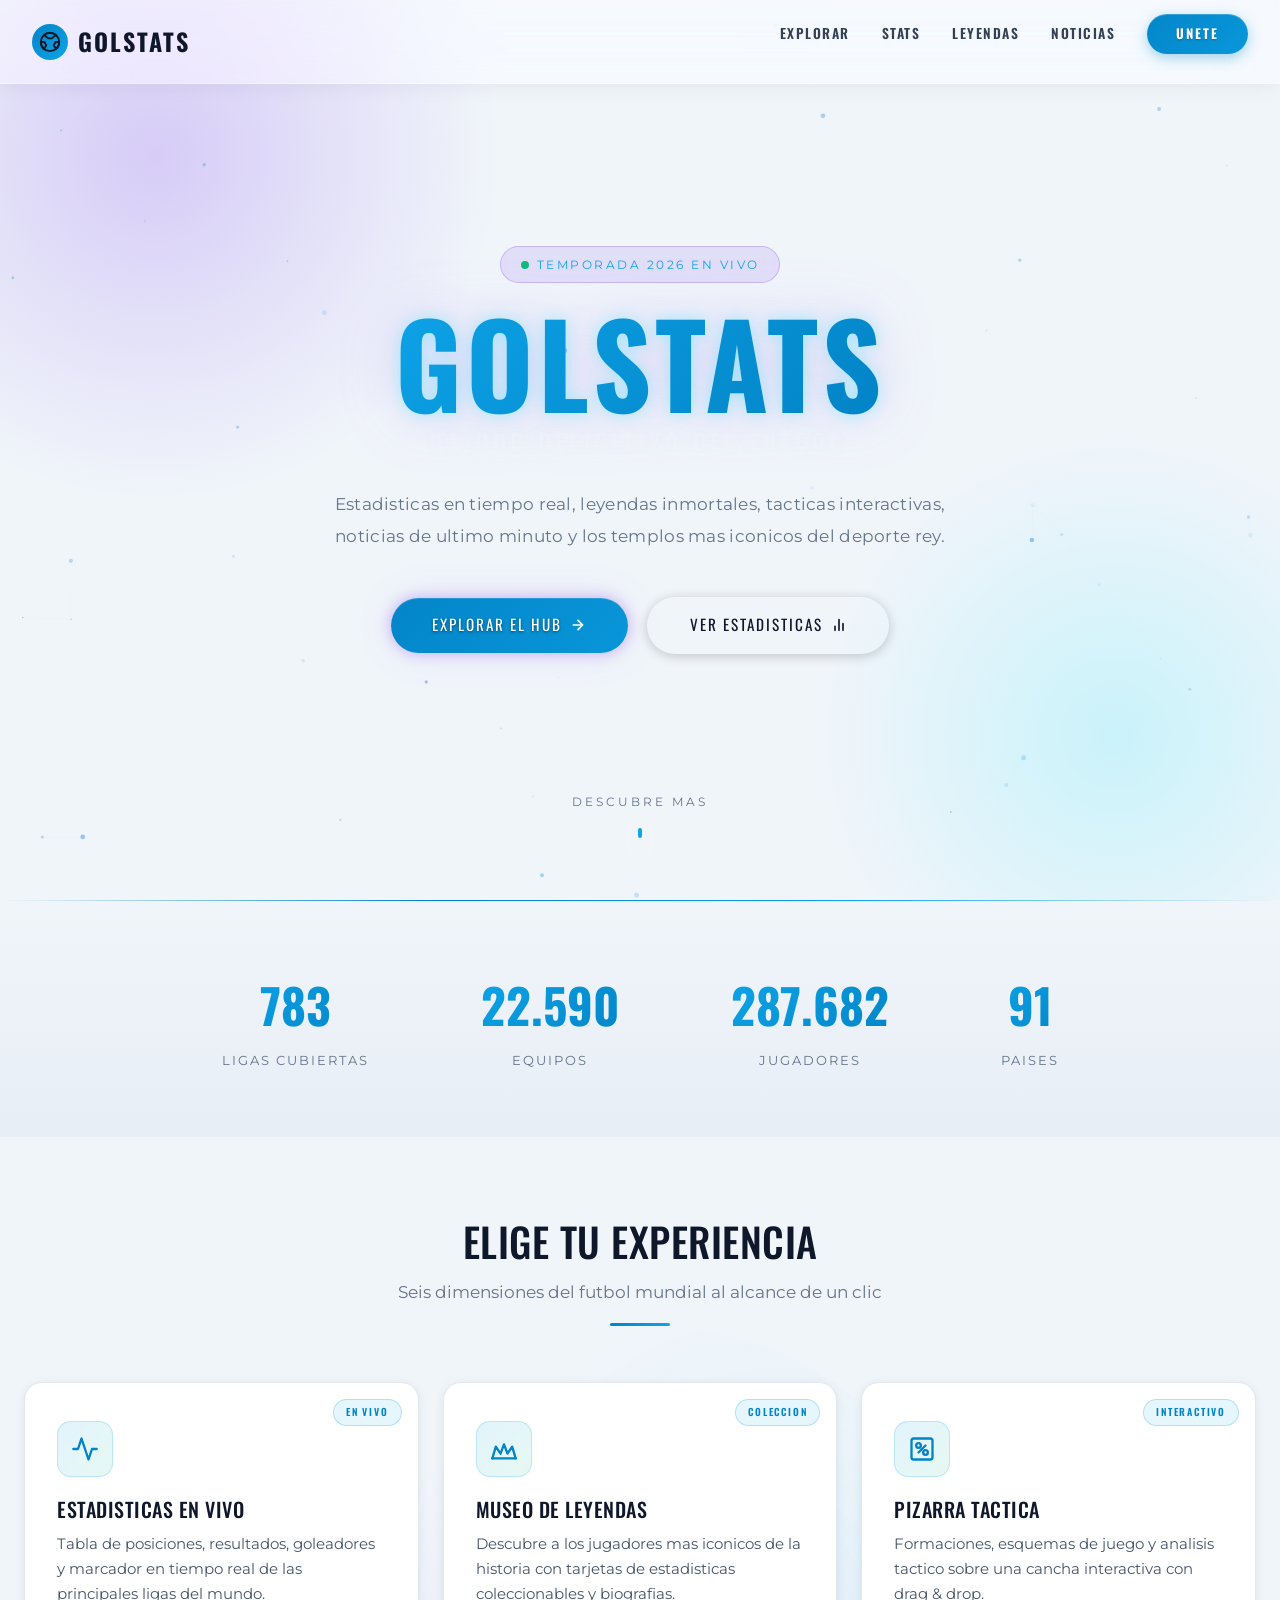
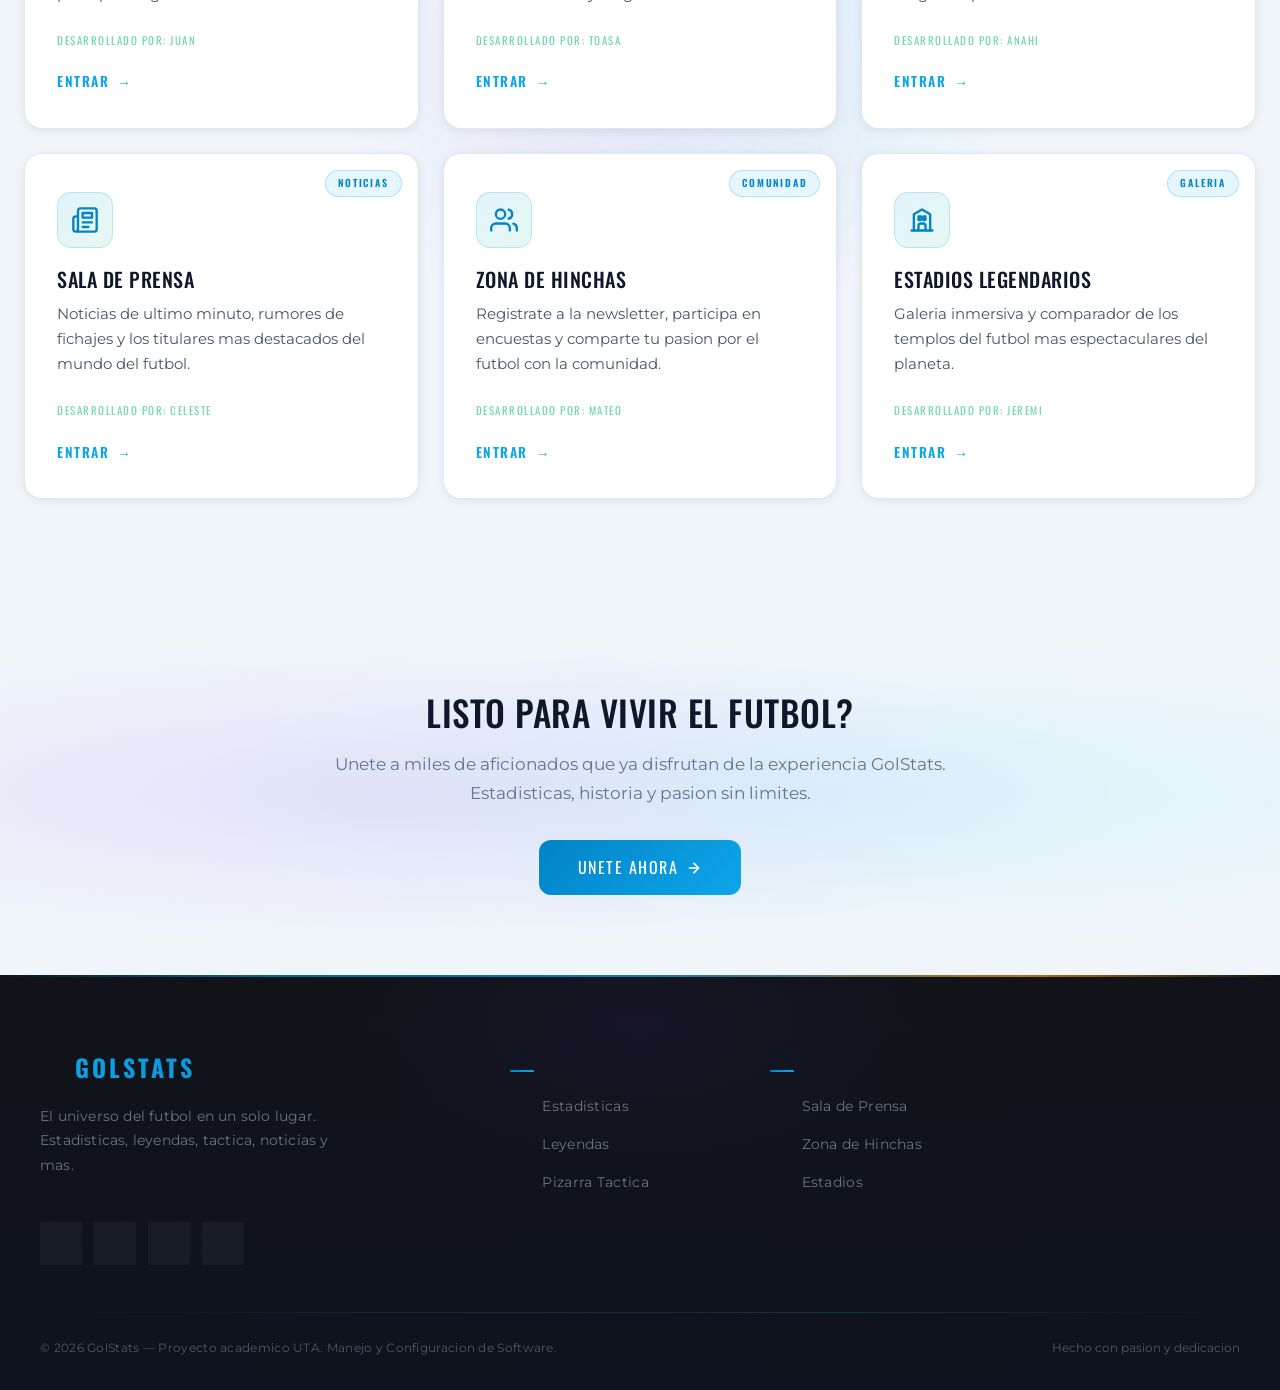
<file: index.html>
<!DOCTYPE html>
<html lang="es">
<head>
  <meta charset="UTF-8">
  <meta name="viewport" content="width=device-width, initial-scale=1.0">

  <!-- SEO -->
  <title>GolStats | El Hub Definitivo del Futbol</title>
  <meta name="description" content="GolStats: estadisticas en vivo, leyendas del futbol, tactica interactiva, noticias, zona de hinchas y los estadios mas iconicos del mundo. Todo el futbol en un solo lugar.">
  <meta name="keywords" content="futbol, estadisticas, leyendas, tacticas, estadios, noticias deportivas">
  <meta name="author" content="GolStats - Proyecto Academico UTA">
  <meta name="theme-color" content="#f0f5fa">

  <!-- Open Graph -->
  <meta property="og:title" content="GolStats | El Hub Definitivo del Futbol">
  <meta property="og:description" content="Estadisticas, leyendas, tactica, noticias y mas. El universo del futbol en un solo lugar.">
  <meta property="og:type" content="website">

  <!-- Favicon SVG dinamico -->
  <link rel="icon" href="data:image/svg+xml,<svg xmlns='http://www.w3.org/2000/svg' viewBox='0 0 24 24' fill='none' stroke='%230284c7' stroke-width='2'><circle cx='12' cy='12' r='10'/><path d='M12 2a10 10 0 0 1 6.35 2.3L14 8H10L5.65 4.3A10 10 0 0 1 12 2z'/></svg>">

  <!-- Google Fonts -->
  <link rel="preconnect" href="https://fonts.googleapis.com">
  <link rel="preconnect" href="https://fonts.gstatic.com" crossorigin>
  <link href="https://fonts.googleapis.com/css2?family=Montserrat:wght@400;500;600;700&family=Oswald:wght@400;500;700&display=swap" rel="stylesheet">

  <!-- Bootstrap 5 CSS -->
  <link href="https://cdn.jsdelivr.net/npm/bootstrap@5.3.3/dist/css/bootstrap.min.css" rel="stylesheet">

  <!-- Estilos del proyecto -->
  <link rel="stylesheet" href="css/global.css">
  <link rel="stylesheet" href="css/index.css">
</head>
<body>

  <!-- ============ CURSOR GLOW ============ -->
  <div class="cursor-glow" id="cursorGlow"></div>

  <!-- ============ NAVBAR ============ -->
  <nav class="navbar" id="mainNav">
    <a href="#" class="nav-logo">
      <!-- Icono SVG balon -->
      <span class="nav-logo-icon" aria-hidden="true">
        <svg viewBox="0 0 24 24" fill="none" stroke="currentColor" stroke-width="2" stroke-linecap="round" stroke-linejoin="round" width="22" height="22">
          <circle cx="12" cy="12" r="10"/>
          <path d="M12 2a10 10 0 0 1 6.35 2.3L14 8H10L5.65 4.3A10 10 0 0 1 12 2z"/>
          <path d="M2 12h4l2 4-3 3.5A10 10 0 0 1 2 12z"/>
          <path d="M22 12a10 10 0 0 1-3 7.5L16 16l2-4h4z"/>
        </svg>
      </span>
      GolStats
    </a>
    <ul class="nav-links" id="navLinks">
      <li><a href="#explorar">Explorar</a></li>
      <li><a href="#stats">Stats</a></li>
      <li><a href="pages/toasa.html">Leyendas</a></li>
      <li><a href="pages/celeste.html">Noticias</a></li>
      <li><a href="#contacto" class="btn-neon nav-cta">Unete</a></li>
    </ul>
    <button class="nav-toggle" id="navToggle" aria-label="Abrir menu">
      <span></span><span></span><span></span>
    </button>
  </nav>

  <!-- ============ HERO ============ -->
  <section class="hero" id="hero">
    <div class="hero-grid"></div>
    <canvas id="particles-canvas"></canvas>

    <div class="hero-content">
      <div class="hero-badge">
        <span class="hero-badge-dot"></span>
        Temporada 2026 en vivo
      </div>

      <h1 class="hero-title">GOLSTATS</h1>
      <p class="hero-tagline">El Hub Definitivo del Futbol</p>
      <p class="hero-subtitle">
        Estadisticas en tiempo real, leyendas inmortales, tacticas interactivas,
        noticias de ultimo minuto y los templos mas iconicos del deporte rey.
      </p>

      <div class="hero-actions">
        <a href="#explorar" class="btn-neon">
          Explorar el Hub
          <svg width="16" height="16" viewBox="0 0 24 24" fill="none" stroke="currentColor" stroke-width="2.5" stroke-linecap="round" stroke-linejoin="round"><path d="M5 12h14M12 5l7 7-7 7"/></svg>
        </a>
        <a href="#stats" class="btn-ghost">
          Ver Estadisticas
          <svg width="16" height="16" viewBox="0 0 24 24" fill="none" stroke="currentColor" stroke-width="2.5" stroke-linecap="round" stroke-linejoin="round"><path d="M18 20V10M12 20V4M6 20v-6"/></svg>
        </a>
      </div>
    </div>

    <div class="hero-scroll">
      <span>Descubre mas</span>
      <div class="scroll-indicator"></div>
    </div>
  </section>

  <!-- ============ STATS BAR ============ -->
  <section class="stats-bar" id="stats">
    <div class="stats-container">
      <div class="stat-item reveal">
        <span class="stat-number" data-target="850">0</span>
        <span class="stat-label">Ligas cubiertas</span>
      </div>
      <div class="stat-item reveal">
        <span class="stat-number" data-target="24500">0</span>
        <span class="stat-label">Equipos</span>
      </div>
      <div class="stat-item reveal">
        <span class="stat-number" data-target="312000">0</span>
        <span class="stat-label">Jugadores</span>
      </div>
      <div class="stat-item reveal">
        <span class="stat-number" data-target="99">0</span>
        <span class="stat-label">Paises</span>
      </div>
    </div>
  </section>

  <!-- ============ GRID DE 6 TARJETAS ============ -->
  <section class="cards-section" id="explorar">
    <div class="section-heading reveal">
      <h2>Elige tu experiencia</h2>
      <p>Seis dimensiones del futbol mundial al alcance de un clic</p>
      <span class="heading-accent"></span>
    </div>

    <div class="row g-4">

      <div class="col-12 col-md-6 col-lg-4">
        <a href="pages/juan.html" class="card-hub d-block reveal" style="transition-delay:0.05s" id="card-estadisticas">
          <div class="card-hub-border"></div>
          <span class="card-badge">En vivo</span>
          <span class="card-icon" aria-hidden="true">
            <!-- Icono: onda/actividad en vivo -->
            <svg viewBox="0 0 24 24" fill="none" stroke="currentColor" stroke-width="2" stroke-linecap="round" stroke-linejoin="round">
              <polyline points="22 12 18 12 15 21 9 3 6 12 2 12"/>
            </svg>
          </span>
          <h3>Estadisticas en Vivo</h3>
          <p>Tabla de posiciones, resultados, goleadores y marcador en tiempo real de las principales ligas del mundo.</p>
          <span class="card-dev">Desarrollado por: Juan</span>
          <span class="card-cta">Entrar <span class="card-cta-arrow">&#8594;</span></span>
        </a>
      </div>

      <div class="col-12 col-md-6 col-lg-4">
        <a href="pages/toasa.html" class="card-hub d-block reveal" style="transition-delay:0.1s" id="card-leyendas">
          <div class="card-hub-border"></div>
          <span class="card-badge">Coleccion</span>
          <span class="card-icon" aria-hidden="true">
            <!-- Icono: corona/leyenda -->
            <svg viewBox="0 0 24 24" fill="none" stroke="currentColor" stroke-width="2" stroke-linecap="round" stroke-linejoin="round">
              <path d="M2 20h20"/>
              <path d="M2 20l3-10 4 6 3-8 3 8 4-6 3 10"/>
            </svg>
          </span>
          <h3>Museo de Leyendas</h3>
          <p>Descubre a los jugadores mas iconicos de la historia con tarjetas de estadisticas coleccionables y biografias.</p>
          <span class="card-dev">Desarrollado por: Toasa</span>
          <span class="card-cta">Entrar <span class="card-cta-arrow">&#8594;</span></span>
        </a>
      </div>

      <div class="col-12 col-md-6 col-lg-4">
        <a href="pages/anahi.html" class="card-hub d-block reveal" style="transition-delay:0.15s" id="card-tactica">
          <div class="card-hub-border"></div>
          <span class="card-badge">Interactivo</span>
          <span class="card-icon" aria-hidden="true">
            <!-- Icono: cerebro/tactica -->
            <svg viewBox="0 0 24 24" fill="none" stroke="currentColor" stroke-width="2" stroke-linecap="round" stroke-linejoin="round">
              <rect x="3" y="3" width="18" height="18" rx="2"/>
              <circle cx="9" cy="9" r="2"/>
              <circle cx="15" cy="15" r="2"/>
              <path d="M9 15l6-6"/>
            </svg>
          </span>
          <h3>Pizarra Tactica</h3>
          <p>Formaciones, esquemas de juego y analisis tactico sobre una cancha interactiva con drag &amp; drop.</p>
          <span class="card-dev">Desarrollado por: Anahi</span>
          <span class="card-cta">Entrar <span class="card-cta-arrow">&#8594;</span></span>
        </a>
      </div>

      <div class="col-12 col-md-6 col-lg-4">
        <a href="pages/celeste.html" class="card-hub d-block reveal" style="transition-delay:0.2s" id="card-prensa">
          <div class="card-hub-border"></div>
          <span class="card-badge">Noticias</span>
          <span class="card-icon" aria-hidden="true">
            <!-- Icono: periodico/noticias -->
            <svg viewBox="0 0 24 24" fill="none" stroke="currentColor" stroke-width="2" stroke-linecap="round" stroke-linejoin="round">
              <path d="M4 22h16a2 2 0 0 0 2-2V4a2 2 0 0 0-2-2H8a2 2 0 0 0-2 2v16a2 2 0 0 1-2 2zm0 0a2 2 0 0 1-2-2v-9c0-1.1.9-2 2-2h2"/>
              <path d="M18 14h-8M15 18h-5M10 6h8v4h-8z"/>
            </svg>
          </span>
          <h3>Sala de Prensa</h3>
          <p>Noticias de ultimo minuto, rumores de fichajes y los titulares mas destacados del mundo del futbol.</p>
          <span class="card-dev">Desarrollado por: Celeste</span>
          <span class="card-cta">Entrar <span class="card-cta-arrow">&#8594;</span></span>
        </a>
      </div>

      <div class="col-12 col-md-6 col-lg-4">
        <a href="pages/mateo.html" class="card-hub d-block reveal" style="transition-delay:0.25s" id="card-hinchas">
          <div class="card-hub-border"></div>
          <span class="card-badge">Comunidad</span>
          <span class="card-icon" aria-hidden="true">
            <!-- Icono: gente/comunidad -->
            <svg viewBox="0 0 24 24" fill="none" stroke="currentColor" stroke-width="2" stroke-linecap="round" stroke-linejoin="round">
              <path d="M17 21v-2a4 4 0 0 0-4-4H5a4 4 0 0 0-4 4v2"/>
              <circle cx="9" cy="7" r="4"/>
              <path d="M23 21v-2a4 4 0 0 0-3-3.87"/>
              <path d="M16 3.13a4 4 0 0 1 0 7.75"/>
            </svg>
          </span>
          <h3>Zona de Hinchas</h3>
          <p>Registrate a la newsletter, participa en encuestas y comparte tu pasion por el futbol con la comunidad.</p>
          <span class="card-dev">Desarrollado por: Mateo</span>
          <span class="card-cta">Entrar <span class="card-cta-arrow">&#8594;</span></span>
        </a>
      </div>

      <div class="col-12 col-md-6 col-lg-4">
        <a href="pages/jeremi.html" class="card-hub d-block reveal" style="transition-delay:0.3s" id="card-estadios">
          <div class="card-hub-border"></div>
          <span class="card-badge">Galeria</span>
          <span class="card-icon" aria-hidden="true">
            <!-- Icono: estadio/edificio -->
            <svg viewBox="0 0 24 24" fill="none" stroke="currentColor" stroke-width="2" stroke-linecap="round" stroke-linejoin="round">
              <path d="M3 21h18"/>
              <path d="M5 21V7l7-4 7 4v14"/>
              <path d="M9 21v-4a2 2 0 0 1 2-2h2a2 2 0 0 1 2 2v4"/>
              <rect x="9" y="9" width="2" height="3"/>
              <rect x="13" y="9" width="2" height="3"/>
            </svg>
          </span>
          <h3>Estadios Legendarios</h3>
          <p>Galeria inmersiva y comparador de los templos del futbol mas espectaculares del planeta.</p>
          <span class="card-dev">Desarrollado por: Jeremi</span>
          <span class="card-cta">Entrar <span class="card-cta-arrow">&#8594;</span></span>
        </a>
      </div>

    </div>
  </section>

  <!-- ============ CTA SECTION ============ -->
  <section class="cta-section reveal" id="contacto">
    <div class="cta-content">
      <h2>Listo para vivir el futbol?</h2>
      <p>
        Unete a miles de aficionados que ya disfrutan de la experiencia GolStats.
        Estadisticas, historia y pasion sin limites.
      </p>
      <a href="pages/mateo.html" class="btn-neon">
        Unete Ahora
        <svg width="16" height="16" viewBox="0 0 24 24" fill="none" stroke="currentColor" stroke-width="2.5" stroke-linecap="round" stroke-linejoin="round"><path d="M5 12h14M12 5l7 7-7 7"/></svg>
      </a>
    </div>
  </section>

  <!-- ============ FOOTER ============ -->
  <footer class="site-footer">
    <div class="footer-content">
      <div class="footer-brand">
        <span class="footer-brand-name">
          <svg viewBox="0 0 24 24" fill="none" stroke="currentColor" stroke-width="2" width="20" height="20" aria-hidden="true" style="vertical-align:middle;margin-right:6px"><circle cx="12" cy="12" r="10"/><path d="M12 2a10 10 0 0 1 6.35 2.3L14 8H10L5.65 4.3A10 10 0 0 1 12 2z"/></svg>
          GolStats
        </span>
        <p>El universo del futbol en un solo lugar. Estadisticas, leyendas, tactica, noticias y mas.</p>
        <div class="footer-socials">
          <!-- Icono X (Twitter) -->
          <a href="#" class="footer-social-link" aria-label="Twitter">
            <svg viewBox="0 0 24 24" fill="none" stroke="currentColor" stroke-width="2" width="16" height="16"><path d="M4 4l16 16M4 20L20 4"/></svg>
          </a>
          <!-- Icono camara (Instagram) -->
          <a href="#" class="footer-social-link" aria-label="Instagram">
            <svg viewBox="0 0 24 24" fill="none" stroke="currentColor" stroke-width="2" width="16" height="16"><rect x="2" y="2" width="20" height="20" rx="5"/><circle cx="12" cy="12" r="5"/><circle cx="17.5" cy="6.5" r="1" fill="currentColor"/></svg>
          </a>
          <!-- Icono play (YouTube) -->
          <a href="#" class="footer-social-link" aria-label="YouTube">
            <svg viewBox="0 0 24 24" fill="none" stroke="currentColor" stroke-width="2" width="16" height="16"><polygon points="5 3 19 12 5 21 5 3"/></svg>
          </a>
          <!-- Icono musica (TikTok) -->
          <a href="#" class="footer-social-link" aria-label="TikTok">
            <svg viewBox="0 0 24 24" fill="none" stroke="currentColor" stroke-width="2" width="16" height="16"><path d="M9 18V5l12-2v13"/><circle cx="6" cy="18" r="3"/><circle cx="18" cy="16" r="3"/></svg>
          </a>
        </div>
      </div>

      <div class="footer-column">
        <h4>Secciones</h4>
        <ul>
          <li><a href="pages/juan.html">Estadisticas</a></li>
          <li><a href="pages/toasa.html">Leyendas</a></li>
          <li><a href="pages/anahi.html">Pizarra Tactica</a></li>
        </ul>
      </div>

      <div class="footer-column">
        <h4>Mas</h4>
        <ul>
          <li><a href="pages/celeste.html">Sala de Prensa</a></li>
          <li><a href="pages/mateo.html">Zona de Hinchas</a></li>
          <li><a href="pages/jeremi.html">Estadios</a></li>
        </ul>
      </div>
    </div>

    <div class="footer-bottom">
      <span class="footer-copy">&copy; 2026 GolStats &mdash; Proyecto academico UTA. Manejo y Configuracion de Software.</span>
      <span class="footer-credits">Hecho con pasion y dedicacion</span>
    </div>
  </footer>

  <!-- Bootstrap JS Bundle -->
  <script src="https://cdn.jsdelivr.net/npm/bootstrap@5.3.3/dist/js/bootstrap.bundle.min.js"></script>

  <!-- Navbar -->
  <script defer src="js/navbar.js"></script>

  <script>
  /* ============================================================
     GOLSTATS - JavaScript (sin cambios funcionales)
  ============================================================= */

  // ---------- CURSOR GLOW ----------
  const cursorGlow = document.getElementById('cursorGlow');
  if (window.matchMedia('(pointer: fine)').matches) {
    document.addEventListener('mousemove', e => {
      cursorGlow.style.left = e.clientX + 'px';
      cursorGlow.style.top = e.clientY + 'px';
      cursorGlow.classList.add('active');
    });
    document.addEventListener('mouseleave', () => {
      cursorGlow.classList.remove('active');
    });
  }

  // ---------- CARD MOUSE GLOW EFFECT ----------
  document.querySelectorAll('.card-hub').forEach(card => {
    card.addEventListener('mousemove', e => {
      const rect = card.getBoundingClientRect();
      const x = ((e.clientX - rect.left) / rect.width) * 100;
      const y = ((e.clientY - rect.top) / rect.height) * 100;
      card.style.setProperty('--mx', `${x}%`);
      card.style.setProperty('--my', `${y}%`);
    });
  });

  // ---------- SCROLL REVEAL ----------
  const revealElements = document.querySelectorAll('.reveal');
  const revealObserver = new IntersectionObserver((entries) => {
    entries.forEach(entry => {
      if (entry.isIntersecting) {
        entry.target.classList.add('visible');
        revealObserver.unobserve(entry.target);
      }
    });
  }, { threshold: 0.1, rootMargin: '0px 0px -60px 0px' });

  revealElements.forEach(el => revealObserver.observe(el));

  // ---------- ANIMATED COUNTERS ----------
  const counters = document.querySelectorAll('[data-target]');
  const counterObserver = new IntersectionObserver((entries) => {
    entries.forEach(entry => {
      if (entry.isIntersecting) {
        const el = entry.target;
        const target = parseInt(el.dataset.target);
        const duration = 2000;
        const startTime = performance.now();

        function easeOutExpo(t) {
          return t === 1 ? 1 : 1 - Math.pow(2, -10 * t);
        }

        function updateCounter(currentTime) {
          const elapsed = currentTime - startTime;
          const progress = Math.min(elapsed / duration, 1);
          const easedProgress = easeOutExpo(progress);
          const currentValue = Math.floor(easedProgress * target);
          el.textContent = currentValue.toLocaleString('es-ES');
          if (progress < 1) {
            requestAnimationFrame(updateCounter);
          } else {
            el.textContent = target.toLocaleString('es-ES') + '+';
          }
        }

        requestAnimationFrame(updateCounter);
        counterObserver.unobserve(el);
      }
    });
  }, { threshold: 0.5 });

  counters.forEach(c => counterObserver.observe(c));

  // ---------- PARTICLE SYSTEM ----------
  const canvas = document.getElementById('particles-canvas');
  if (canvas) {
    const ctx = canvas.getContext('2d');
    let particles = [];
    let animId;
    const PARTICLE_COUNT = 50;

    function resizeCanvas() {
      const hero = document.getElementById('hero');
      canvas.width = hero.offsetWidth;
      canvas.height = hero.offsetHeight;
    }

    function createParticle() {
      return {
        x: Math.random() * canvas.width,
        y: Math.random() * canvas.height,
        size: Math.random() * 2 + 0.5,
        speedX: (Math.random() - 0.5) * 0.4,
        speedY: (Math.random() - 0.5) * 0.4,
        opacity: Math.random() * 0.4 + 0.05,
        hue: Math.random() > 0.5 ? 200 : 210
      };
    }

    function initParticles() {
      particles = [];
      for (let i = 0; i < PARTICLE_COUNT; i++) {
        particles.push(createParticle());
      }
    }

    function drawParticles() {
      ctx.clearRect(0, 0, canvas.width, canvas.height);

      particles.forEach(p => {
        ctx.beginPath();
        ctx.arc(p.x, p.y, p.size, 0, Math.PI * 2);
        ctx.fillStyle = `hsla(${p.hue}, 70%, 50%, ${p.opacity})`;
        ctx.fill();

        p.x += p.speedX;
        p.y += p.speedY;

        if (p.x < 0) p.x = canvas.width;
        if (p.x > canvas.width) p.x = 0;
        if (p.y < 0) p.y = canvas.height;
        if (p.y > canvas.height) p.y = 0;
      });

      for (let i = 0; i < particles.length; i++) {
        for (let j = i + 1; j < particles.length; j++) {
          const dx = particles[i].x - particles[j].x;
          const dy = particles[i].y - particles[j].y;
          const dist = Math.sqrt(dx * dx + dy * dy);

          if (dist < 150) {
            ctx.beginPath();
            ctx.moveTo(particles[i].x, particles[i].y);
            ctx.lineTo(particles[j].x, particles[j].y);
            ctx.strokeStyle = `rgba(14, 165, 233, ${0.06 * (1 - dist / 150)})`;
            ctx.lineWidth = 0.5;
            ctx.stroke();
          }
        }
      }

      animId = requestAnimationFrame(drawParticles);
    }

    const heroObserver = new IntersectionObserver((entries) => {
      entries.forEach(entry => {
        if (entry.isIntersecting) {
          drawParticles();
        } else {
          cancelAnimationFrame(animId);
        }
      });
    }, { threshold: 0 });

    window.addEventListener('resize', () => {
      resizeCanvas();
      initParticles();
    });

    resizeCanvas();
    initParticles();
    heroObserver.observe(document.getElementById('hero'));
  }
  </script>

</body>
</html>
</file>
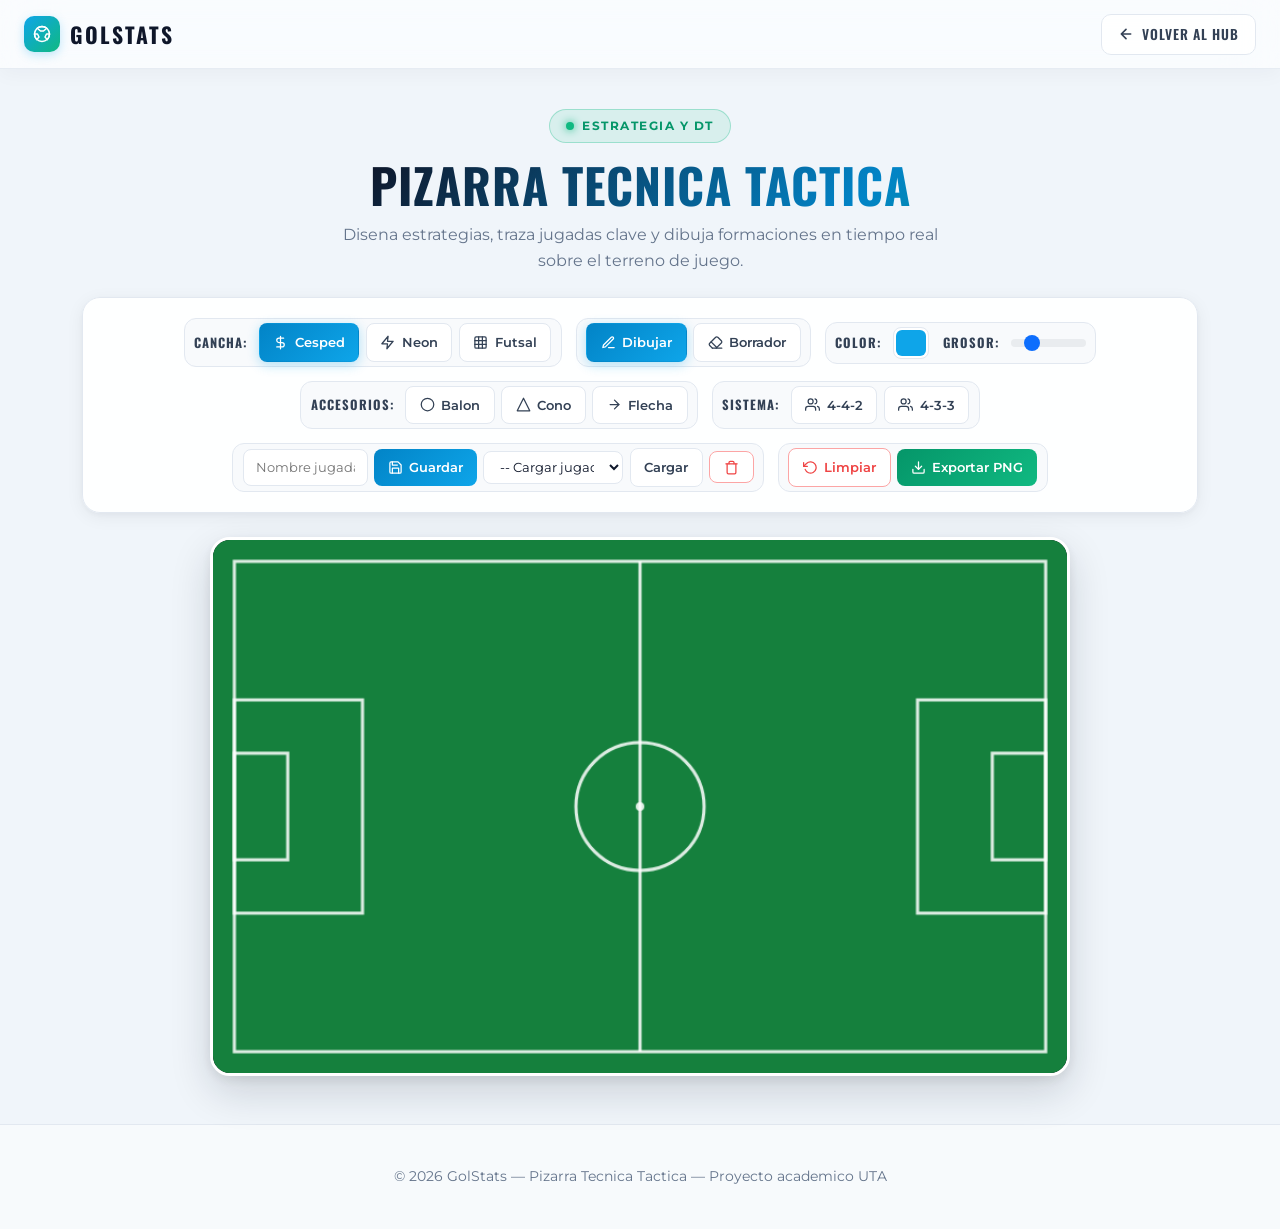
<file: pages/anahi.html>
<!DOCTYPE html>
<html lang="es">
<head>
  <meta charset="UTF-8">
  <meta name="viewport" content="width=device-width, initial-scale=1.0">

  <!-- SEO -->
  <title>Pizarra Tecnica Tactica | GolStats</title>
  <meta name="description" content="Disena estrategias, traza jugadas y formaciones en tiempo real sobre la cancha de futbol - GolStats.">
  <meta name="keywords" content="futbol, pizarra tactica, formaciones, estrategias, entrenador, 4-4-2, 4-3-3">
  <meta name="theme-color" content="#f0f5fa">

  <!-- Favicon SVG -->
  <link rel="icon" href="data:image/svg+xml,<svg xmlns='http://www.w3.org/2000/svg' viewBox='0 0 24 24' fill='none' stroke='%230ea5e9' stroke-width='2'><circle cx='12' cy='12' r='10'/><path d='M12 2a10 10 0 0 1 10 10'/></svg>">

  <!-- Google Fonts: Oswald + Montserrat -->
  <link rel="preconnect" href="https://fonts.googleapis.com">
  <link rel="preconnect" href="https://fonts.gstatic.com" crossorigin>
  <link href="https://fonts.googleapis.com/css2?family=Montserrat:wght@400;500;600;700&family=Oswald:wght@400;500;700&display=swap" rel="stylesheet">

  <!-- Bootstrap 5 CSS -->
  <link href="https://cdn.jsdelivr.net/npm/bootstrap@5.3.3/dist/css/bootstrap.min.css" rel="stylesheet">

  <!-- Estilos del proyecto -->
  <link rel="stylesheet" href="../css/global.css">
  <link rel="stylesheet" href="../css/pizarra_anahi.css">
</head>
<body>

  <!-- ============ NAVBAR ============ -->
  <nav class="p-nav" id="anahiNav" aria-label="Navegacion principal">
    <div class="p-nav__inner">
      <a href="../index.html" class="p-nav__logo" aria-label="Ir al Hub de GolStats">
        <span class="p-nav__logo-icon" aria-hidden="true">
          <svg viewBox="0 0 24 24" fill="none" stroke="currentColor" stroke-width="2" stroke-linecap="round" stroke-linejoin="round" width="18" height="18">
            <circle cx="12" cy="12" r="10"/>
            <path d="M12 2a10 10 0 0 1 6.35 2.3L14 8H10L5.65 4.3A10 10 0 0 1 12 2z"/>
            <path d="M2 12h4l2 4-3 3.5A10 10 0 0 1 2 12z"/>
            <path d="M22 12a10 10 0 0 1-3 7.5L16 16l2-4h4z"/>
          </svg>
        </span>
        GolStats
      </a>
      <a href="../index.html" class="p-btn-back" id="btnVolver">
        <svg width="16" height="16" viewBox="0 0 24 24" fill="none" stroke="currentColor" stroke-width="2.5" stroke-linecap="round" stroke-linejoin="round" aria-hidden="true">
          <path d="M19 12H5M12 19l-7-7 7-7"/>
        </svg>
        Volver al Hub
      </a>
    </div>
  </nav>

  <!-- ============ HEADER ============ -->
  <header class="p-header">
    <div class="container">
      <div class="p-header__badge">
        <span class="p-header__badge-dot" aria-hidden="true"></span>
        Estrategia y DT
      </div>
      <h1 class="p-header__title">Pizarra Tecnica Tactica</h1>
      <p class="p-header__sub">Disena estrategias, traza jugadas clave y dibuja formaciones en tiempo real sobre el terreno de juego.</p>
    </div>
  </header>

  <!-- ============ MAIN CONTENT ============ -->
  <main class="container mb-5">
    <div class="row justify-content-center">
      <div class="col-12">

        <!-- Panel de Controles Completo -->
        <div class="p-toolbar">

          <!-- 1. Selector de Estilo de Cancha -->
          <div class="p-group">
            <span class="p-group-label">Cancha:</span>
            <button type="button" id="btnThemeGrass" class="p-btn active" title="Cancha de cesped">
              <svg viewBox="0 0 24 24" fill="none" stroke="currentColor" stroke-width="2" stroke-linecap="round" stroke-linejoin="round"><path d="M12 2v20M17 5H9.5a3.5 3.5 0 0 0 0 7h5a3.5 3.5 0 0 1 0 7H6"/></svg>
              Cesped
            </button>
            <button type="button" id="btnThemeNeon" class="p-btn" title="Cancha oscura neon">
              <svg viewBox="0 0 24 24" fill="none" stroke="currentColor" stroke-width="2" stroke-linecap="round" stroke-linejoin="round"><polygon points="13 2 3 14 12 14 11 22 21 10 12 10 13 2"/></svg>
              Neon
            </button>
            <button type="button" id="btnThemeWood" class="p-btn" title="Cancha de parquet / futsal">
              <svg viewBox="0 0 24 24" fill="none" stroke="currentColor" stroke-width="2" stroke-linecap="round" stroke-linejoin="round"><rect x="3" y="3" width="18" height="18" rx="2"/><line x1="3" y1="9" x2="21" y2="9"/><line x1="3" y1="15" x2="21" y2="15"/><line x1="9" y1="3" x2="9" y2="21"/><line x1="15" y1="3" x2="15" y2="21"/></svg>
              Futsal
            </button>
          </div>

          <!-- 2. Herramientas de Dibujo -->
          <div class="p-group">
            <button id="btnPencil" class="p-btn active" title="Herramienta de trazo libre">
              <svg viewBox="0 0 24 24" fill="none" stroke="currentColor" stroke-width="2" stroke-linecap="round" stroke-linejoin="round"><path d="M12 20h9"/><path d="M16.5 3.5a2.121 2.121 0 0 1 3 3L7 19l-4 1 1-4L16.5 3.5z"/></svg>
              Dibujar
            </button>
            <button id="btnEraser" class="p-btn" title="Herramienta borrador">
              <svg viewBox="0 0 24 24" fill="none" stroke="currentColor" stroke-width="2" stroke-linecap="round" stroke-linejoin="round"><path d="m7 21-4.3-4.3c-1-1-1-2.5 0-3.4l9.6-9.6c1-1 2.5-1 3.4 0l5.6 5.6c1 1 1 2.5 0 3.4L13 21"/><path d="M22 21H7"/><path d="m5 11 9 9"/></svg>
              Borrador
            </button>
          </div>

          <!-- 3. Color y Grosor -->
          <div class="p-group">
            <label for="colorPicker" class="p-group-label">Color:</label>
            <input type="color" id="colorPicker" value="#0ea5e9" class="form-control form-control-color" title="Selecciona color de trazo">

            <label for="lineWidth" class="p-group-label ms-2">Grosor:</label>
            <input type="range" id="lineWidth" min="1" max="10" value="3" class="form-range" style="width: 75px;" title="Grosor de linea">
          </div>

          <!-- 4. Sellos y Accesorios Tacticos -->
          <div class="p-group">
            <span class="p-group-label">Accesorios:</span>
            <button type="button" id="btnStampBall" class="p-btn" title="Colocar balon">
              <svg viewBox="0 0 24 24" fill="none" stroke="currentColor" stroke-width="2" stroke-linecap="round" stroke-linejoin="round"><circle cx="12" cy="12" r="10"/></svg>
              Balon
            </button>
            <button type="button" id="btnStampCone" class="p-btn" title="Colocar cono">
              <svg viewBox="0 0 24 24" fill="none" stroke="currentColor" stroke-width="2" stroke-linecap="round" stroke-linejoin="round"><polygon points="12 2 2 22 22 22"/></svg>
              Cono
            </button>
            <button type="button" id="btnStampArrow" class="p-btn" title="Trazar flecha">
              <svg viewBox="0 0 24 24" fill="none" stroke="currentColor" stroke-width="2" stroke-linecap="round" stroke-linejoin="round"><line x1="5" y1="12" x2="19" y2="12"/><polyline points="12 5 19 12 12 19"/></svg>
              Flecha
            </button>
          </div>

          <!-- 5. Formaciones Automaticas -->
          <div class="p-group">
            <span class="p-group-label">Sistema:</span>
            <button id="btn442" class="p-btn" title="Formacion 4-4-2">
              <svg viewBox="0 0 24 24" fill="none" stroke="currentColor" stroke-width="2" stroke-linecap="round" stroke-linejoin="round"><path d="M17 21v-2a4 4 0 0 0-4-4H5a4 4 0 0 0-4 4v2"/><circle cx="9" cy="7" r="4"/><path d="M23 21v-2a4 4 0 0 0-3-3.87"/><path d="M16 3.13a4 4 0 0 1 0 7.75"/></svg>
              4-4-2
            </button>
            <button id="btn433" class="p-btn" title="Formacion 4-3-3">
              <svg viewBox="0 0 24 24" fill="none" stroke="currentColor" stroke-width="2" stroke-linecap="round" stroke-linejoin="round"><path d="M17 21v-2a4 4 0 0 0-4-4H5a4 4 0 0 0-4 4v2"/><circle cx="9" cy="7" r="4"/><path d="M23 21v-2a4 4 0 0 0-3-3.87"/><path d="M16 3.13a4 4 0 0 1 0 7.75"/></svg>
              4-3-3
            </button>
          </div>

          <!-- 6. Guardar y Cargar Tacticas -->
          <div class="p-group">
            <input type="text" id="tacticNameInput" class="p-input-text" placeholder="Nombre jugada..." style="width: 125px;" aria-label="Nombre de jugada">
            <button id="btnSaveTactic" class="p-btn p-btn--sky" title="Guardar jugada actual">
              <svg viewBox="0 0 24 24" fill="none" stroke="currentColor" stroke-width="2" stroke-linecap="round" stroke-linejoin="round"><path d="M19 21H5a2 2 0 0 1-2-2V5a2 2 0 0 1 2-2h11l5 5v11a2 2 0 0 1-2 2z"/><polyline points="17 21 17 13 7 13 7 21"/><polyline points="7 3 7 8 15 8"/></svg>
              Guardar
            </button>
            <select id="savedTacticsSelect" class="p-select" style="width: 140px;" aria-label="Seleccionar jugada guardada">
              <option value="">-- Cargar jugada --</option>
            </select>
            <button id="btnLoadTactic" class="p-btn" title="Cargar jugada seleccionada">Cargar</button>
            <button id="btnDeleteTactic" class="p-btn p-btn--danger" title="Eliminar jugada seleccionada">
              <svg viewBox="0 0 24 24" fill="none" stroke="currentColor" stroke-width="2" stroke-linecap="round" stroke-linejoin="round"><polyline points="3 6 5 6 21 6"/><path d="M19 6v14a2 2 0 0 1-2 2H7a2 2 0 0 1-2-2V6m3 0V4a2 2 0 0 1 2-2h4a2 2 0 0 1 2 2v2"/></svg>
            </button>
          </div>

          <!-- 7. Acciones Principales -->
          <div class="p-group">
            <button id="btnClear" class="p-btn p-btn--danger" title="Limpiar todos los trazos">
              <svg viewBox="0 0 24 24" fill="none" stroke="currentColor" stroke-width="2" stroke-linecap="round" stroke-linejoin="round"><polyline points="1 4 1 10 7 10"/><path d="M3.51 15a9 9 0 1 0 2.13-9.36L1 10"/></svg>
              Limpiar
            </button>
            <button id="btnDownload" class="p-btn p-btn--green" title="Descargar como imagen PNG">
              <svg viewBox="0 0 24 24" fill="none" stroke="currentColor" stroke-width="2" stroke-linecap="round" stroke-linejoin="round"><path d="M21 15v4a2 2 0 0 1-2 2H5a2 2 0 0 1-2-2v-4"/><polyline points="7 10 12 15 17 10"/><line x1="12" y1="15" x2="12" y2="3"/></svg>
              Exportar PNG
            </button>
          </div>

        </div>

        <!-- Cancha de Futbol -->
        <div class="field-container">
          <canvas id="pizarraCanvas" width="800" height="500"></canvas>
        </div>

      </div>
    </div>
  </main>

  <!-- ============ FOOTER ============ -->
  <footer class="p-footer">
    <div class="container">
      <p class="mb-0">&copy; 2026 GolStats &mdash; Pizarra Tecnica Tactica &mdash; Proyecto academico UTA</p>
    </div>
  </footer>

  <!-- Scripts -->
  <script src="https://cdn.jsdelivr.net/npm/bootstrap@5.3.3/dist/js/bootstrap.bundle.min.js"></script>
  <script src="../js/pizarra_anahi.js"></script>
</body>
</html>
</file>
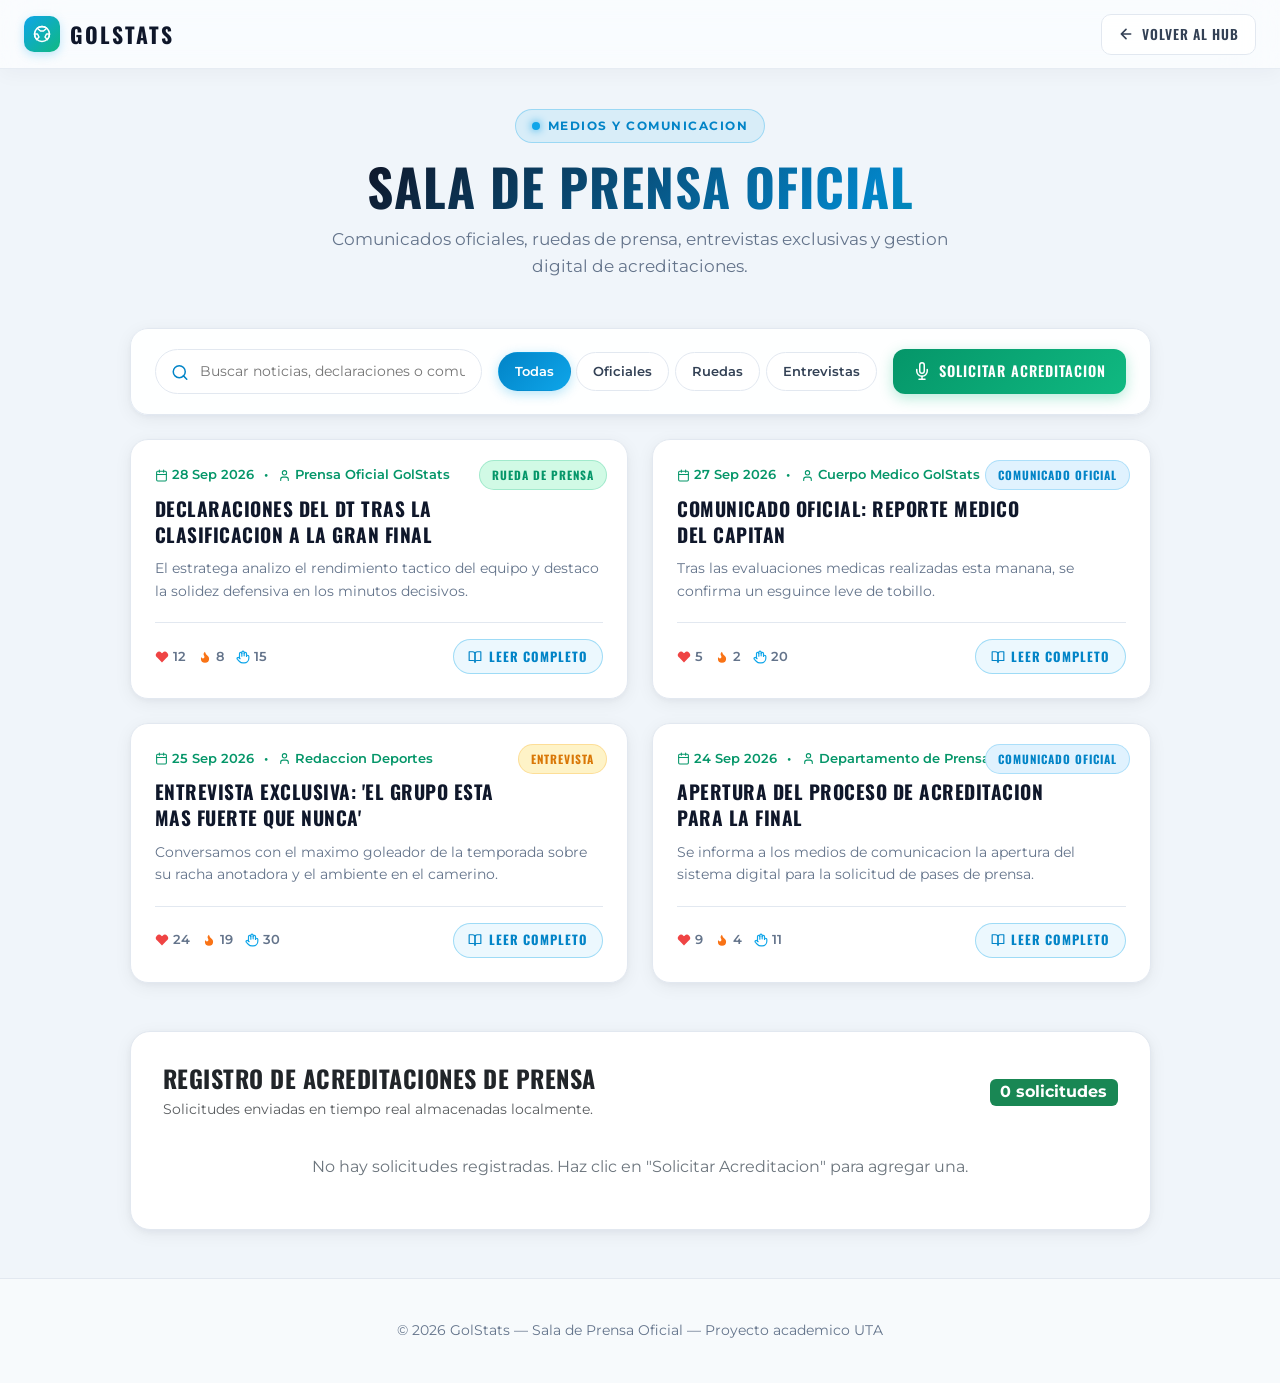
<file: pages/celeste.html>
<!DOCTYPE html>
<html lang="es">
<head>
  <meta charset="UTF-8">
  <meta name="viewport" content="width=device-width, initial-scale=1.0">

  <!-- SEO -->
  <title>Sala de Prensa Oficial | GolStats</title>
  <meta name="description" content="Comunicados oficiales, ruedas de prensa, entrevistas exclusivas y gestion de acreditaciones de prensa - GolStats.">
  <meta name="keywords" content="futbol, sala de prensa, comunicados, entrevistas, acreditaciones, periodismo deportivo">
  <meta name="theme-color" content="#f0f5fa">

  <!-- Favicon SVG -->
  <link rel="icon" href="data:image/svg+xml,<svg xmlns='http://www.w3.org/2000/svg' viewBox='0 0 24 24' fill='none' stroke='%230ea5e9' stroke-width='2'><circle cx='12' cy='12' r='10'/><path d='M12 2a10 10 0 0 1 10 10'/></svg>">

  <!-- Google Fonts: Oswald + Montserrat -->
  <link rel="preconnect" href="https://fonts.googleapis.com">
  <link rel="preconnect" href="https://fonts.gstatic.com" crossorigin>
  <link href="https://fonts.googleapis.com/css2?family=Montserrat:wght@400;500;600;700&family=Oswald:wght@400;500;700&display=swap" rel="stylesheet">

  <!-- Bootstrap 5 CSS -->
  <link href="https://cdn.jsdelivr.net/npm/bootstrap@5.3.3/dist/css/bootstrap.min.css" rel="stylesheet">

  <!-- Estilos del proyecto -->
  <link rel="stylesheet" href="../css/global.css">
  <link rel="stylesheet" href="../css/sala_celeste.css">
</head>
<body>

  <!-- ============ NAVBAR ============ -->
  <nav class="c-nav" id="celesteNav" aria-label="Navegacion principal">
    <div class="c-nav__inner">
      <a href="../index.html" class="c-nav__logo" aria-label="Ir al Hub de GolStats">
        <span class="c-nav__logo-icon" aria-hidden="true">
          <svg viewBox="0 0 24 24" fill="none" stroke="currentColor" stroke-width="2" stroke-linecap="round" stroke-linejoin="round" width="18" height="18">
            <circle cx="12" cy="12" r="10"/>
            <path d="M12 2a10 10 0 0 1 6.35 2.3L14 8H10L5.65 4.3A10 10 0 0 1 12 2z"/>
            <path d="M2 12h4l2 4-3 3.5A10 10 0 0 1 2 12z"/>
            <path d="M22 12a10 10 0 0 1-3 7.5L16 16l2-4h4z"/>
          </svg>
        </span>
        GolStats
      </a>
      <a href="../index.html" class="c-btn-back" id="btnVolver">
        <svg width="16" height="16" viewBox="0 0 24 24" fill="none" stroke="currentColor" stroke-width="2.5" stroke-linecap="round" stroke-linejoin="round" aria-hidden="true">
          <path d="M19 12H5M12 19l-7-7 7-7"/>
        </svg>
        Volver al Hub
      </a>
    </div>
  </nav>

  <!-- ============ HEADER ============ -->
  <header class="c-header">
    <div class="container">
      <div class="c-header__badge">
        <span class="c-header__badge-dot" aria-hidden="true"></span>
        Medios y Comunicacion
      </div>
      <h1 class="c-header__title">Sala de Prensa Oficial</h1>
      <p class="c-header__sub">Comunicados oficiales, ruedas de prensa, entrevistas exclusivas y gestion digital de acreditaciones.</p>
    </div>
  </header>

  <!-- ============ MAIN CONTENT ============ -->
  <main class="container my-4">

    <!-- Panel de Filtros, Buscador y Boton de Acreditacion -->
    <div class="row justify-content-center mb-4">
      <div class="col-lg-11">
        <div class="c-filter-panel">
          
          <!-- Buscador -->
          <div class="c-search-wrap">
            <span class="c-search-icon" aria-hidden="true">
              <svg viewBox="0 0 24 24" fill="none" stroke="currentColor" stroke-width="2" stroke-linecap="round" stroke-linejoin="round" width="18" height="18">
                <circle cx="11" cy="11" r="8"/>
                <line x1="21" y1="21" x2="16.65" y2="16.65"/>
              </svg>
            </span>
            <input type="text" id="searchInput" class="c-search-input" placeholder="Buscar noticias, declaraciones o comunicados..." autocomplete="off" aria-label="Buscar noticias">
          </div>

          <!-- Filtros por Categoria -->
          <div class="c-filter-group" id="filterGroup" role="group" aria-label="Filtros de categoria">
            <button type="button" class="c-filter-btn active" data-category="todos">Todas</button>
            <button type="button" class="c-filter-btn" data-category="oficial">Oficiales</button>
            <button type="button" class="c-filter-btn" data-category="rueda">Ruedas</button>
            <button type="button" class="c-filter-btn" data-category="entrevista">Entrevistas</button>
          </div>

          <!-- Boton para solicitar Acreditacion -->
          <button class="c-btn-primary" data-bs-toggle="modal" data-bs-target="#modalAcreditacion" type="button">
            <svg viewBox="0 0 24 24" fill="none" stroke="currentColor" stroke-width="2" stroke-linecap="round" stroke-linejoin="round" width="18" height="18" aria-hidden="true">
              <path d="M12 1a3 3 0 0 0-3 3v8a3 3 0 0 0 6 0V4a3 3 0 0 0-3-3z"/>
              <path d="M19 10v2a7 7 0 0 1-14 0v-2"/>
              <line x1="12" y1="19" x2="12" y2="23"/>
              <line x1="8" y1="23" x2="16" y2="23"/>
            </svg>
            Solicitar Acreditacion
          </button>

        </div>
      </div>
    </div>

    <!-- Galeria de Comunicados y Noticias -->
    <div class="row justify-content-center mb-5">
      <div class="col-lg-11">
        <div id="newsContainer" class="row g-4">
          <!-- Contenido dinamico generado con JS -->
        </div>
      </div>
    </div>

    <!-- Seccion de Acreditaciones Registradas -->
    <div class="row justify-content-center">
      <div class="col-lg-11">
        <div class="c-acreditaciones-card">
          <div class="d-flex justify-content-between align-items-center flex-wrap gap-2 mb-3">
            <div>
              <h2 class="h4 fw-bold text-dark mb-1">Registro de Acreditaciones de Prensa</h2>
              <p class="text-muted small mb-0">Solicitudes enviadas en tiempo real almacenadas localmente.</p>
            </div>
            <span id="totalAcreditaciones" class="badge bg-success fs-6">0 solicitudes</span>
          </div>
          <div id="acreditacionesList" class="row g-3">
            <!-- Carga dinamica de acreditaciones desde localStorage -->
          </div>
        </div>
      </div>
    </div>
  </main>

  <!-- ============ MODAL 1: FORMULARIO DE ACREDITACION ============ -->
  <div class="modal fade" id="modalAcreditacion" tabindex="-1" aria-labelledby="modalAcreditacionLabel" aria-hidden="true">
    <div class="modal-dialog modal-dialog-centered">
      <div class="modal-content c-modal">
        <div class="modal-header c-modal-header">
          <h2 class="modal-title h5 fw-bold text-dark d-flex align-items-center gap-2 mb-0" id="modalAcreditacionLabel">
            <svg viewBox="0 0 24 24" fill="none" stroke="currentColor" stroke-width="2" width="20" height="20" style="color:var(--c-green-d);"><path d="M12 1a3 3 0 0 0-3 3v8a3 3 0 0 0 6 0V4a3 3 0 0 0-3-3z"/><path d="M19 10v2a7 7 0 0 1-14 0v-2"/><line x1="12" y1="19" x2="12" y2="23"/><line x1="8" y1="23" x2="16" y2="23"/></svg>
            Pase de Prensa y Acreditacion
          </h2>
          <button type="button" class="btn-close" data-bs-dismiss="modal" aria-label="Cerrar"></button>
        </div>
        <form id="formAcreditacion">
          <div class="modal-body c-modal-body">
            <div class="mb-3">
              <label for="nombrePeriodista" class="form-label text-dark fw-semibold small">Nombre del Periodista</label>
              <input type="text" id="nombrePeriodista" class="form-control" required placeholder="Ej: Celeste Telenchana">
            </div>
            <div class="mb-3">
              <label for="medioPrensa" class="form-label text-dark fw-semibold small">Medio de Comunicacion</label>
              <input type="text" id="medioPrensa" class="form-control" required placeholder="Ej: Radio Cobertura / GolStats TV">
            </div>
            <div class="mb-3">
              <label for="tipoCobertura" class="form-label text-dark fw-semibold small">Tipo de Cobertura</label>
              <select id="tipoCobertura" class="form-select" required>
                <option value="Transmision en Vivo">Transmision en Vivo</option>
                <option value="Fotografia de Campo">Fotografia de Campo</option>
                <option value="Prensa Escrita / Digital">Prensa Escrita / Digital</option>
                <option value="Acceso a Zona Mixta">Acceso a Zona Mixta</option>
              </select>
            </div>
          </div>
          <div class="modal-footer c-modal-footer">
            <button type="button" class="btn btn-outline-secondary" data-bs-dismiss="modal">Cancelar</button>
            <button type="submit" class="btn btn-success fw-semibold">Enviar Solicitud</button>
          </div>
        </form>
      </div>
    </div>
  </div>

  <!-- ============ MODAL 2: LECTURA COMPLETA DE COMUNICADO ============ -->
  <div class="modal fade" id="modalLectura" tabindex="-1" aria-labelledby="modalLecturaLabel" aria-hidden="true">
    <div class="modal-dialog modal-dialog-centered modal-lg">
      <div class="modal-content c-modal">
        <div class="modal-header c-modal-header d-flex align-items-center">
          <span id="modalCategoriaBadge" class="badge bg-success me-2">Categoria</span>
          <h2 class="modal-title h5 fw-bold text-dark mb-0 flex-grow-1" id="modalLecturaLabel">Titulo del Comunicado</h2>
          <button type="button" class="btn-close" data-bs-dismiss="modal" aria-label="Cerrar"></button>
        </div>
        <div class="modal-body c-modal-body">
          <div class="text-success small fw-semibold mb-3" id="modalMetaInfo">Fecha | Autor</div>
          <div class="p-3 bg-light rounded border border-light-subtle my-3">
            <p class="lead text-dark fs-6 mb-0" id="modalContenido">Contenido del comunicado...</p>
          </div>
          
          <!-- Zona de Reacciones -->
          <div class="d-flex align-items-center gap-2 mt-4 pt-3 border-top">
            <span class="fw-semibold text-muted small me-2">Reaccionar:</span>
            <button class="c-reaction-btn btn-reaccion" data-tipo="like" type="button">
              <svg viewBox="0 0 24 24" fill="currentColor" style="color:#ef4444;"><path d="M20.84 4.61a5.5 5.5 0 0 0-7.78 0L12 5.67l-1.06-1.06a5.5 5.5 0 0 0-7.78 7.78l1.06 1.06L12 21.23l7.78-7.78 1.06-1.06a5.5 5.5 0 0 0 0-7.78z"/></svg>
              <span id="likeCount">0</span>
            </button>
            <button class="c-reaction-btn btn-reaccion" data-tipo="fuego" type="button">
              <svg viewBox="0 0 24 24" fill="currentColor" style="color:#f97316;"><path d="M8.5 14.5A2.5 2.5 0 0 0 11 12c0-1.38-.5-2-1-3-1.072-2.143-.224-4.054 2-6 .5 2.5 2 4.9 4 6.5 2 1.6 3 3.5 3 5.5a7 7 0 1 1-14 0c0-1.153.433-2.294 1-3a2.5 2.5 0 0 0 2.5 2.5z"/></svg>
              <span id="fuegoCount">0</span>
            </button>
            <button class="c-reaction-btn btn-reaccion" data-tipo="aplauso" type="button">
              <svg viewBox="0 0 24 24" fill="none" stroke="currentColor" stroke-width="2" stroke-linecap="round" stroke-linejoin="round" style="color:#0ea5e9;"><path d="M18 11V6a2 2 0 0 0-2-2v0a2 2 0 0 0-2 2v0"/><path d="M14 10V4a2 2 0 0 0-2-2v0a2 2 0 0 0-2 2v2"/><path d="M10 10.5V6a2 2 0 0 0-2-2v0a2 2 0 0 0-2 2v8"/><path d="M18 11a2 2 0 1 1 4 0v3a8 8 0 0 1-8 8h-2c-2.8 0-4.5-.86-5.99-2.34l-3.6-3.6a2 2 0 0 1 2.83-2.82L7 15"/></svg>
              <span id="aplausoCount">0</span>
            </button>
          </div>
        </div>
        <div class="modal-footer c-modal-footer">
          <button type="button" class="btn btn-outline-secondary btn-sm" onclick="window.print()">
            <svg viewBox="0 0 24 24" fill="none" stroke="currentColor" stroke-width="2" width="14" height="14" class="me-1"><polyline points="6 9 6 2 18 2 18 9"/><path d="M6 18H4a2 2 0 0 1-2-2v-5a2 2 0 0 1 2-2h16a2 2 0 0 1 2 2v5a2 2 0 0 1-2 2h-2"/><rect x="6" y="14" width="12" height="8"/></svg>
            Imprimir Comunicado
          </button>
          <button type="button" class="btn btn-success btn-sm fw-semibold" data-bs-dismiss="modal">Entendido</button>
        </div>
      </div>
    </div>
  </div>

  <!-- ============ TOAST DE NOTIFICACION ============ -->
  <div class="toast-container position-fixed bottom-0 end-0 p-3">
    <div id="liveToast" class="toast bg-white text-dark border border-success-subtle shadow-lg" role="alert" aria-live="assertive" aria-atomic="true">
      <div class="toast-header bg-light text-dark border-bottom">
        <span class="me-2 d-inline-flex align-items-center justify-content-center text-success">
          <svg viewBox="0 0 24 24" fill="none" stroke="currentColor" stroke-width="2" width="16" height="16"><path d="M22 11.08V12a10 10 0 1 1-5.93-9.14"/><polyline points="22 4 12 14.01 9 11.01"/></svg>
        </span>
        <strong class="me-auto">GolStats Prensa</strong>
        <small class="text-muted">Ahora mismo</small>
        <button type="button" class="btn-close" data-bs-dismiss="toast" aria-label="Cerrar"></button>
      </div>
      <div class="toast-body" id="toastMessage">
        Accion realizada con exito.
      </div>
    </div>
  </div>

  <!-- ============ FOOTER ============ -->
  <footer class="c-footer">
    <div class="container">
      <p class="mb-0">&copy; 2026 GolStats &mdash; Sala de Prensa Oficial &mdash; Proyecto academico UTA</p>
    </div>
  </footer>

  <!-- Scripts -->
  <script src="https://cdn.jsdelivr.net/npm/bootstrap@5.3.3/dist/js/bootstrap.bundle.min.js"></script>
  <script src="../js/sala_celeste.js"></script>
</body>
</html>
</file>
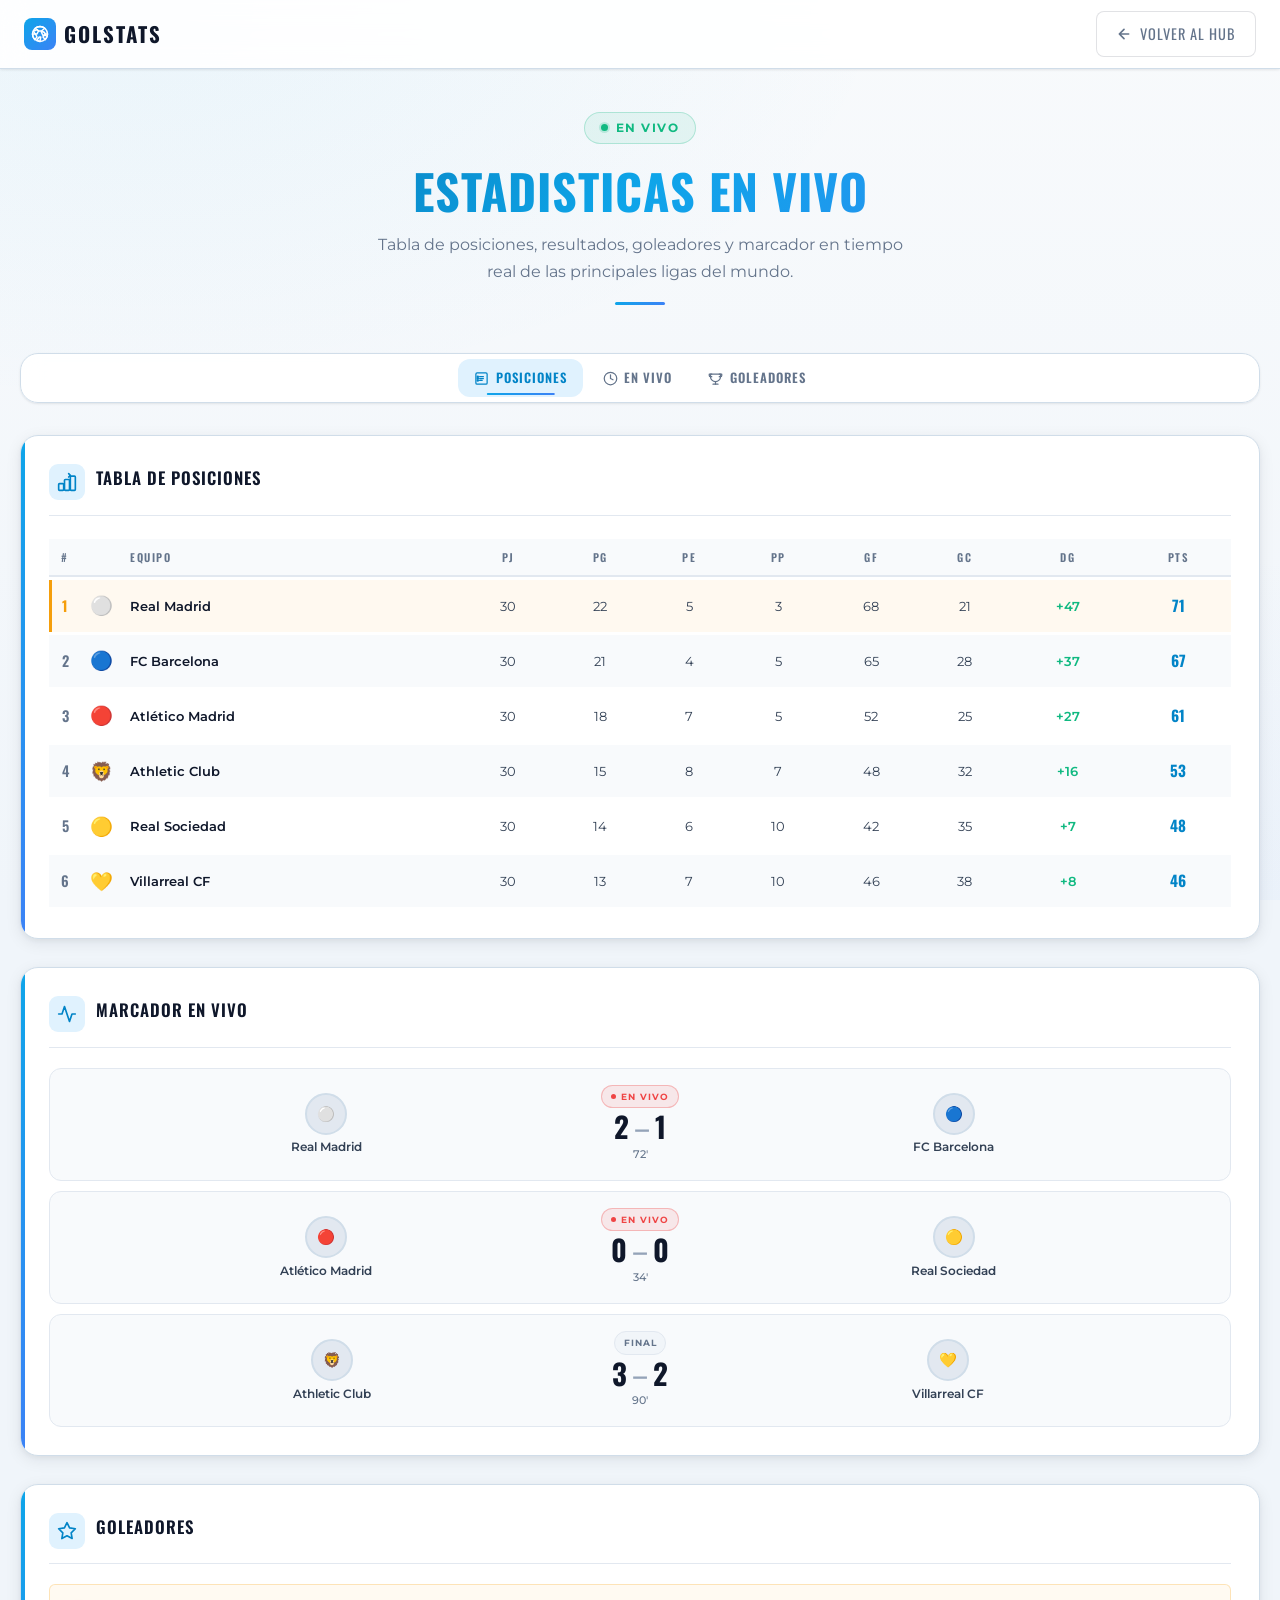
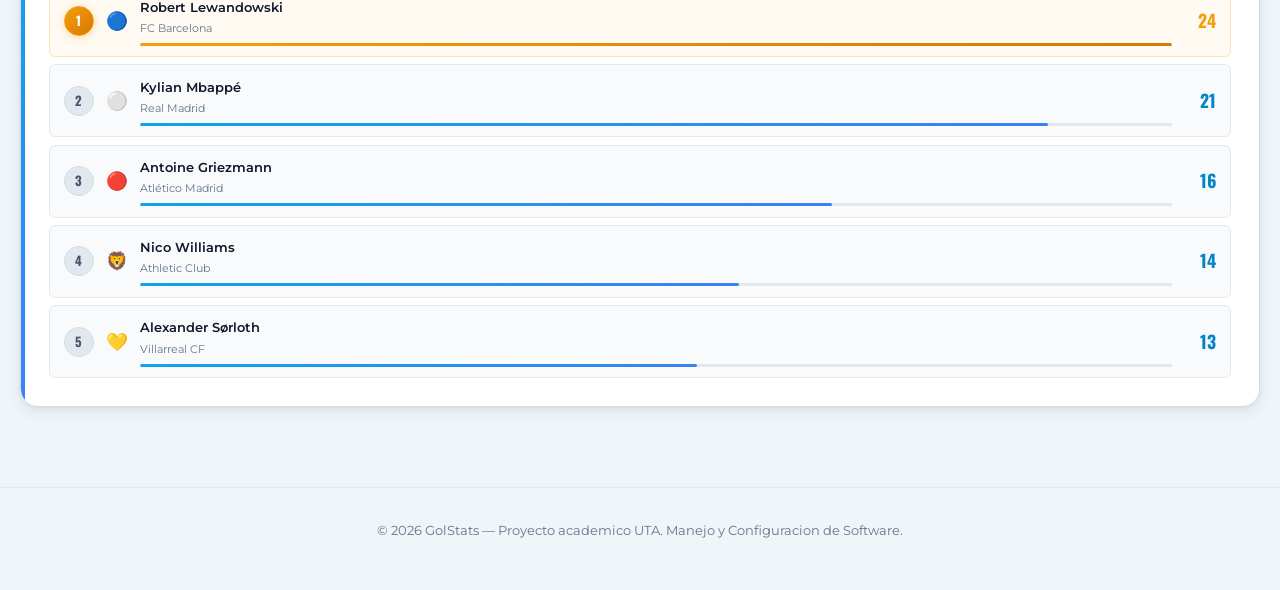
<file: pages/juan.html>
﻿<!DOCTYPE html>
<html lang="es">
<head>
  <meta charset="UTF-8">
  <meta name="viewport" content="width=device-width, initial-scale=1.0">

  <!-- SEO -->
  <title>Estadisticas en Vivo | GolStats</title>
  <meta name="description" content="Tabla de posiciones, resultados, goleadores y marcador en tiempo real de las principales ligas del mundo - GolStats.">
  <meta name="keywords" content="futbol, estadisticas en vivo, tabla de posiciones, goleadores, marcador en tiempo real">
  <meta name="author" content="GolStats - Proyecto Academico UTA">
  <meta name="theme-color" content="#f0f5fa">

  <!-- Open Graph -->
  <meta property="og:title" content="Estadisticas en Vivo | GolStats">
  <meta property="og:description" content="Tabla de posiciones, goleadores y marcador en tiempo real de las principales ligas.">
  <meta property="og:type" content="website">

  <!-- Favicon SVG -->
  <link rel="icon" href="data:image/svg+xml,<svg xmlns='http://www.w3.org/2000/svg' viewBox='0 0 24 24' fill='none' stroke='%230ea5e9' stroke-width='2'><circle cx='12' cy='12' r='10'/><path d='M12 2a10 10 0 0 1 10 10'/></svg>">

  <!-- Google Fonts: Oswald (titulos) + Montserrat (cuerpo) -->
  <link rel="preconnect" href="https://fonts.googleapis.com">
  <link rel="preconnect" href="https://fonts.gstatic.com" crossorigin>
  <link href="https://fonts.googleapis.com/css2?family=Montserrat:wght@400;500;600;700&family=Oswald:wght@400;500;700&display=swap" rel="stylesheet">

  <!-- Bootstrap 5 CSS (CDN) -->
  <link href="https://cdn.jsdelivr.net/npm/bootstrap@5.3.3/dist/css/bootstrap.min.css" rel="stylesheet">

  <!-- Estilos del proyecto -->
  <link rel="stylesheet" href="../css/global.css">
  <link rel="stylesheet" href="../css/juan.css">
</head>
<body>

  <!-- ============ NAVBAR ============ -->
  <nav class="juan-nav" id="juanNav" aria-label="Navegacion principal">
    <div class="juan-nav__inner">
      <a href="../index.html" class="juan-nav__logo" aria-label="Ir al Hub principal de GolStats">
        <!-- Icono: balon de futbol estilizado -->
        <span class="juan-nav__logo-icon" aria-hidden="true">
          <svg viewBox="0 0 24 24" fill="none" stroke="currentColor" stroke-width="2" stroke-linecap="round" stroke-linejoin="round" width="18" height="18">
            <circle cx="12" cy="12" r="10"/>
            <path d="M12 2a10 10 0 0 1 6.35 2.3L14 8H10L5.65 4.3A10 10 0 0 1 12 2z"/>
            <path d="M2 12h4l2 4-3 3.5A10 10 0 0 1 2 12z"/>
            <path d="M22 12a10 10 0 0 1-3 7.5L16 16l2-4h4z"/>
            <path d="M14 8l4 2 2 4h-4l-2-4z"/>
            <path d="M10 8L8 12H5.5l-2-3.7L8 6z"/>
            <path d="M13 16l-1 5.9A10 10 0 0 1 8 20l3-4h2z"/>
          </svg>
        </span>
        GolStats
      </a>

      <a href="../index.html" class="btn-volver" id="btnVolver">
        <svg width="16" height="16" viewBox="0 0 24 24" fill="none" stroke="currentColor"
             stroke-width="2.5" stroke-linecap="round" stroke-linejoin="round" aria-hidden="true">
          <path d="M19 12H5M12 19l-7-7 7-7"/>
        </svg>
        Volver al Hub
      </a>
    </div>
  </nav>

  <!-- ============ MAIN ============ -->
  <main class="juan-main" id="juanMain">

    <!-- ---- Encabezado de seccion ---- -->
    <header class="juan-header reveal" id="seccionHeader">
      <div class="juan-header__badge">
        <span class="juan-header__badge-dot" aria-hidden="true"></span>
        En vivo
      </div>
      <h1 class="juan-header__title">Estadisticas en Vivo</h1>
      <p class="juan-header__subtitle">
        Tabla de posiciones, resultados, goleadores y marcador en tiempo real
        de las principales ligas del mundo.
      </p>
      <span class="juan-header__accent" aria-hidden="true"></span>
    </header>

    <!-- ---- Pestanas de navegacion ---- -->
    <nav class="juan-tabs" id="juanTabs" aria-label="Secciones de estadisticas">
      <a href="#tabla-posiciones" class="juan-tabs__link juan-tabs__link--active" data-section="tabla-posiciones">
        <!-- Icono: lista/clasificacion -->
        <svg viewBox="0 0 24 24" fill="none" stroke="currentColor" stroke-width="2" stroke-linecap="round" stroke-linejoin="round" aria-hidden="true">
          <rect x="3" y="3" width="18" height="18" rx="2"/>
          <path d="M9 9h6M9 12h6M9 15h4"/>
          <circle cx="6" cy="9" r="1" fill="currentColor"/>
          <circle cx="6" cy="12" r="1" fill="currentColor"/>
          <circle cx="6" cy="15" r="1" fill="currentColor"/>
        </svg>
        Posiciones
      </a>
      <a href="#marcador-vivo" class="juan-tabs__link" data-section="marcador-vivo">
        <!-- Icono: reloj/tiempo real -->
        <svg viewBox="0 0 24 24" fill="none" stroke="currentColor" stroke-width="2" stroke-linecap="round" stroke-linejoin="round" aria-hidden="true">
          <circle cx="12" cy="12" r="10"/>
          <polyline points="12 6 12 12 16 14"/>
        </svg>
        En Vivo
      </a>
      <a href="#goleadores" class="juan-tabs__link" data-section="goleadores">
        <!-- Icono: trofeo -->
        <svg viewBox="0 0 24 24" fill="none" stroke="currentColor" stroke-width="2" stroke-linecap="round" stroke-linejoin="round" aria-hidden="true">
          <path d="M6 9H4a2 2 0 0 1-2-2V5h4"/>
          <path d="M18 9h2a2 2 0 0 0 2-2V5h-4"/>
          <path d="M4 5h16v4a8 8 0 0 1-16 0V5z"/>
          <path d="M12 17v4"/>
          <path d="M8 21h8"/>
        </svg>
        Goleadores
      </a>
    </nav>

    <!-- ---- Contenedores listos para llenarse ---- -->
    <div class="juan-grid">

      <!-- Tabla de posiciones -->
      <section class="juan-card reveal" id="tabla-posiciones" aria-label="Tabla de posiciones">
        <div class="juan-card__header">
          <span class="juan-card__icon" aria-hidden="true">
            <!-- Icono: podio/clasificacion -->
            <svg viewBox="0 0 24 24" fill="none" stroke="currentColor" stroke-width="2" stroke-linecap="round" stroke-linejoin="round">
              <rect x="2" y="14" width="6" height="8" rx="1"/>
              <rect x="9" y="9" width="6" height="13" rx="1"/>
              <rect x="16" y="5" width="6" height="17" rx="1"/>
              <path d="M14 2l2 2-2 2"/>
            </svg>
          </span>
          <h2 class="juan-card__title">Tabla de Posiciones</h2>
        </div>
        <div class="juan-card__body">
          <!-- Contenido dinamico via juan.js -->
        </div>
      </section>

      <!-- Marcador en vivo -->
      <section class="juan-card reveal" id="marcador-vivo" aria-label="Marcador en vivo">
        <div class="juan-card__header">
          <span class="juan-card__icon" aria-hidden="true">
            <!-- Icono: actividad/onda -->
            <svg viewBox="0 0 24 24" fill="none" stroke="currentColor" stroke-width="2" stroke-linecap="round" stroke-linejoin="round">
              <polyline points="22 12 18 12 15 21 9 3 6 12 2 12"/>
            </svg>
          </span>
          <h2 class="juan-card__title">Marcador en Vivo</h2>
        </div>
        <div class="juan-card__body">
          <!-- Contenido dinamico via juan.js -->
        </div>
      </section>

      <!-- Goleadores -->
      <section class="juan-card reveal" id="goleadores" aria-label="Tabla de goleadores">
        <div class="juan-card__header">
          <span class="juan-card__icon" aria-hidden="true">
            <!-- Icono: estrella/MVP -->
            <svg viewBox="0 0 24 24" fill="none" stroke="currentColor" stroke-width="2" stroke-linecap="round" stroke-linejoin="round">
              <polygon points="12 2 15.09 8.26 22 9.27 17 14.14 18.18 21.02 12 17.77 5.82 21.02 7 14.14 2 9.27 8.91 8.26 12 2"/>
            </svg>
          </span>
          <h2 class="juan-card__title">Goleadores</h2>
        </div>
        <div class="juan-card__body">
          <!-- Contenido dinamico via juan.js -->
        </div>
      </section>

    </div>
  </main>

  <!-- ============ FOOTER ============ -->
  <footer class="juan-footer">
    <p>&copy; 2026 GolStats &mdash; Proyecto academico UTA. Manejo y Configuracion de Software.</p>
  </footer>

  <!-- Bootstrap JS Bundle (CDN) -->
  <script src="https://cdn.jsdelivr.net/npm/bootstrap@5.3.3/dist/js/bootstrap.bundle.min.js"></script>

  <!-- JS de la seccion (sin modificar) -->
  <script defer src="../js/juan.js"></script>
</body>
</html>
</file>
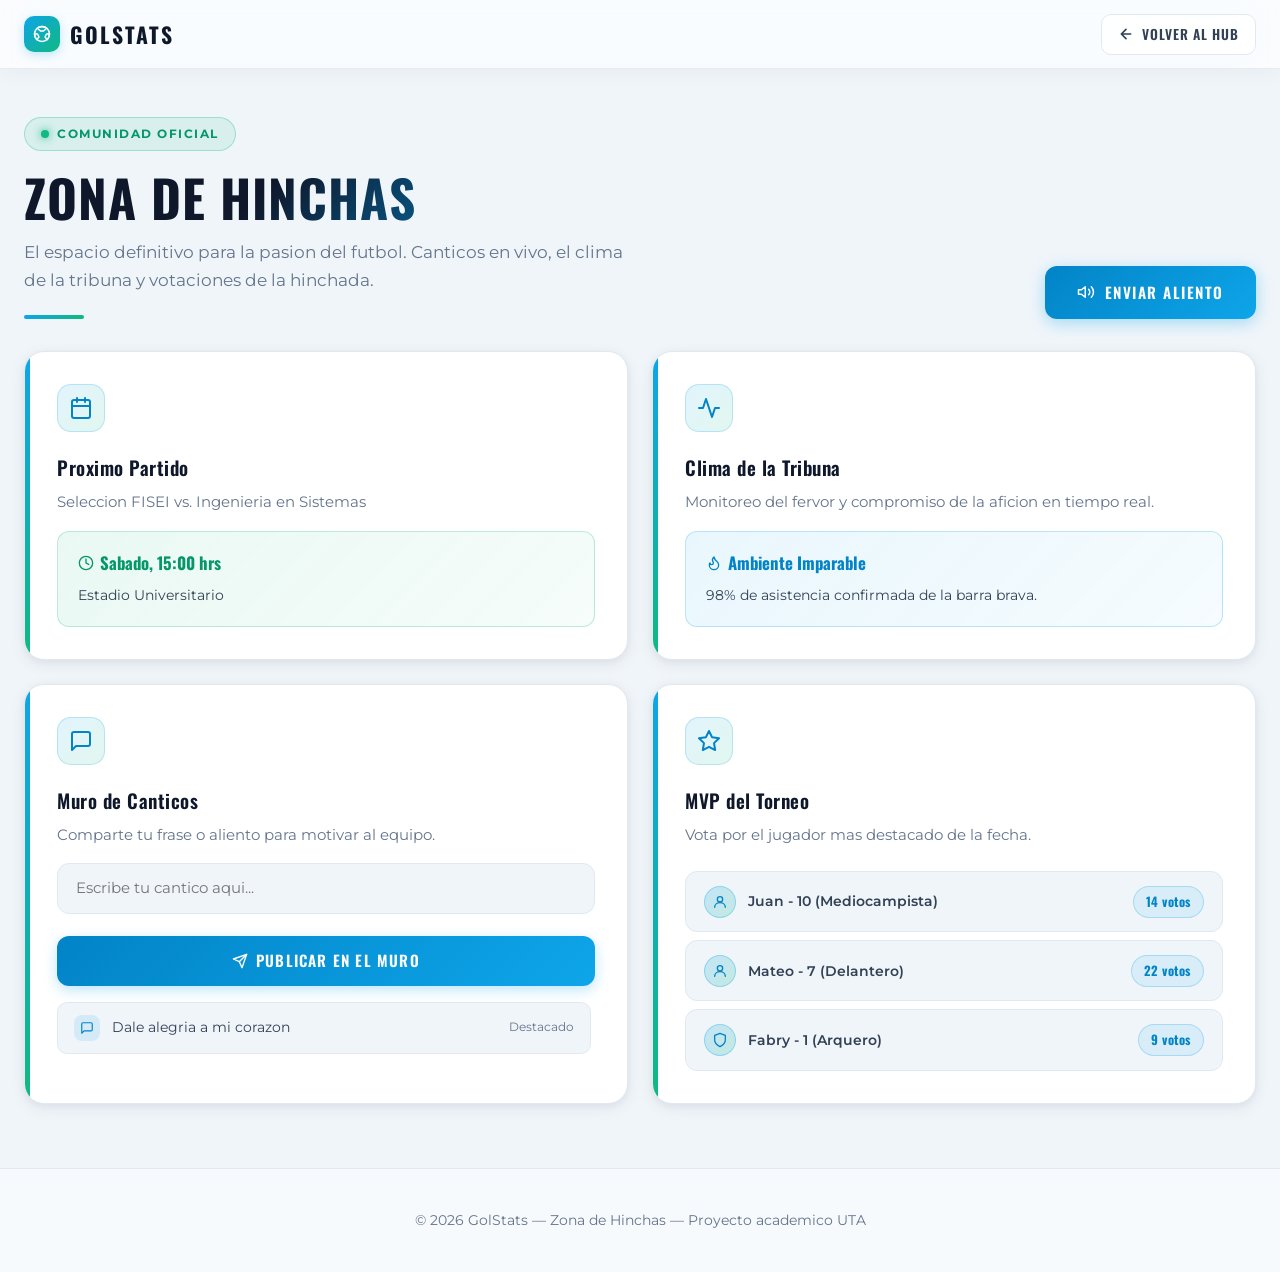
<file: pages/mateo.html>
<!DOCTYPE html>
<html lang="es">
<head>
  <meta charset="UTF-8">
  <meta name="viewport" content="width=device-width, initial-scale=1.0">

  <!-- SEO -->
  <title>Zona de Hinchas | GolStats</title>
  <meta name="description" content="El espacio definitivo para la pasion del futbol. Canticos, clima de tribuna y votaciones de la hinchada - GolStats.">
  <meta name="keywords" content="futbol, hinchada, canticos, aficion, MVP, partidos">
  <meta name="theme-color" content="#f0f5fa">

  <!-- Open Graph -->
  <meta property="og:title" content="Zona de Hinchas | GolStats">
  <meta property="og:description" content="El espacio definitivo para la pasion del futbol. Canticos en vivo y votaciones de la hinchada.">
  <meta property="og:type" content="website">

  <!-- Favicon SVG -->
  <link rel="icon" href="data:image/svg+xml,<svg xmlns='http://www.w3.org/2000/svg' viewBox='0 0 24 24' fill='none' stroke='%230ea5e9' stroke-width='2'><circle cx='12' cy='12' r='10'/><path d='M12 2a10 10 0 0 1 10 10'/></svg>">

  <!-- Google Fonts: Oswald + Montserrat -->
  <link rel="preconnect" href="https://fonts.googleapis.com">
  <link rel="preconnect" href="https://fonts.gstatic.com" crossorigin>
  <link href="https://fonts.googleapis.com/css2?family=Montserrat:wght@400;500;600;700&family=Oswald:wght@400;500;700&display=swap" rel="stylesheet">

  <!-- Bootstrap 5 CSS -->
  <link href="https://cdn.jsdelivr.net/npm/bootstrap@5.3.3/dist/css/bootstrap.min.css" rel="stylesheet">

  <!-- Estilos del proyecto -->
  <link rel="stylesheet" href="../css/global.css">
  <link rel="stylesheet" href="../css/mateo.css">
</head>
<body>

  <!-- ============ NAVBAR ============ -->
  <nav class="m-nav" id="mateoNav" aria-label="Navegacion principal">
    <div class="m-nav__inner">
      <a href="../index.html" class="m-nav__logo" aria-label="Ir al Hub de GolStats">
        <span class="m-nav__logo-icon" aria-hidden="true">
          <svg viewBox="0 0 24 24" fill="none" stroke="currentColor" stroke-width="2" stroke-linecap="round" stroke-linejoin="round" width="18" height="18">
            <circle cx="12" cy="12" r="10"/>
            <path d="M12 2a10 10 0 0 1 6.35 2.3L14 8H10L5.65 4.3A10 10 0 0 1 12 2z"/>
            <path d="M2 12h4l2 4-3 3.5A10 10 0 0 1 2 12z"/>
            <path d="M22 12a10 10 0 0 1-3 7.5L16 16l2-4h4z"/>
          </svg>
        </span>
        GolStats
      </a>
      <a href="../index.html" class="m-btn-back" id="btnVolver">
        <svg width="16" height="16" viewBox="0 0 24 24" fill="none" stroke="currentColor" stroke-width="2.5" stroke-linecap="round" stroke-linejoin="round" aria-hidden="true">
          <path d="M19 12H5M12 19l-7-7 7-7"/>
        </svg>
        Volver al Hub
      </a>
    </div>
  </nav>

  <!-- ============ HERO HEADER ============ -->
  <header class="m-hero">
    <div class="row align-items-end g-4">
      <div class="col-lg-8">
        <div class="m-hero__badge">
          <span class="m-hero__badge-dot" aria-hidden="true"></span>
          Comunidad Oficial
        </div>
        <h1 class="m-hero__title">Zona de Hinchas</h1>
        <p class="m-hero__sub">El espacio definitivo para la pasion del futbol. Canticos en vivo, el clima de la tribuna y votaciones de la hinchada.</p>
        <span class="m-accent-line" aria-hidden="true"></span>
      </div>
      <div class="col-lg-4 text-lg-end">
        <button class="m-btn-primary" id="btnAlentar" type="button" aria-label="Enviar aliento al equipo">
          <!-- Icono: megafono -->
          <svg viewBox="0 0 24 24" fill="none" stroke="currentColor" stroke-width="2" stroke-linecap="round" stroke-linejoin="round" width="18" height="18" aria-hidden="true">
            <polygon points="11 5 6 9 2 9 2 15 6 15 11 19 11 5"/>
            <path d="M19.07 4.93a10 10 0 0 1 0 14.14"/>
            <path d="M15.54 8.46a5 5 0 0 1 0 7.07"/>
          </svg>
          Enviar Aliento
        </button>
      </div>
    </div>
  </header>

  <!-- ============ MAIN CONTENT ============ -->
  <main class="m-main">

    <!-- Tarjetas superiores -->
    <div class="row g-4 mb-4">

      <!-- Proximo partido -->
      <div class="col-md-6">
        <div class="m-card">
          <div class="m-card__icon" aria-hidden="true">
            <!-- Icono: calendario -->
            <svg viewBox="0 0 24 24" fill="none" stroke="currentColor" stroke-width="2" stroke-linecap="round" stroke-linejoin="round">
              <rect x="3" y="4" width="18" height="18" rx="2"/>
              <line x1="16" y1="2" x2="16" y2="6"/>
              <line x1="8" y1="2" x2="8" y2="6"/>
              <line x1="3" y1="10" x2="21" y2="10"/>
            </svg>
          </div>
          <div class="m-card__title">Proximo Partido</div>
          <p class="m-card__sub mb-3">Seleccion FISEI vs. Ingenieria en Sistemas</p>
          <div class="m-info-box m-info-box--green">
            <div class="m-info-box__label">
              <!-- Icono: reloj -->
              <svg viewBox="0 0 24 24" fill="none" stroke="currentColor" stroke-width="2" stroke-linecap="round" stroke-linejoin="round" width="16" height="16" aria-hidden="true">
                <circle cx="12" cy="12" r="10"/>
                <polyline points="12 6 12 12 16 14"/>
              </svg>
              Sabado, 15:00 hrs
            </div>
            <p class="m-info-box__text">Estadio Universitario</p>
          </div>
        </div>
      </div>

      <!-- Clima de la tribuna -->
      <div class="col-md-6">
        <div class="m-card">
          <div class="m-card__icon" aria-hidden="true">
            <!-- Icono: pulso/energia -->
            <svg viewBox="0 0 24 24" fill="none" stroke="currentColor" stroke-width="2" stroke-linecap="round" stroke-linejoin="round">
              <polyline points="22 12 18 12 15 21 9 3 6 12 2 12"/>
            </svg>
          </div>
          <div class="m-card__title">Clima de la Tribuna</div>
          <p class="m-card__sub mb-3">Monitoreo del fervor y compromiso de la aficion en tiempo real.</p>
          <div class="m-info-box m-info-box--sky">
            <div class="m-info-box__label">
              <!-- Icono: llama de pasion -->
              <svg viewBox="0 0 24 24" fill="none" stroke="currentColor" stroke-width="2" stroke-linecap="round" stroke-linejoin="round" width="16" height="16" aria-hidden="true">
                <path d="M8.5 14.5A2.5 2.5 0 0 0 11 12c0-1.38-.5-2-1-3-1.072-2.143-.224-4.054 2-6 .5 2.5 2 4.9 4 6.5 2 1.6 3 3.5 3 5.5a7 7 0 1 1-14 0c0-1.153.433-2.294 1-3a2.5 2.5 0 0 0 2.5 2.5z"/>
              </svg>
              Ambiente Imparable
            </div>
            <p class="m-info-box__text">98% de asistencia confirmada de la barra brava.</p>
          </div>
        </div>
      </div>

    </div>

    <!-- Muro de canticos + Votacion MVP -->
    <div class="row g-4">

      <!-- Muro de canticos -->
      <div class="col-lg-6">
        <div class="m-card">
          <div class="m-card__icon" aria-hidden="true">
            <!-- Icono: mensaje/cantico -->
            <svg viewBox="0 0 24 24" fill="none" stroke="currentColor" stroke-width="2" stroke-linecap="round" stroke-linejoin="round">
              <path d="M21 15a2 2 0 0 1-2 2H7l-4 4V5a2 2 0 0 1 2-2h14a2 2 0 0 1 2 2z"/>
            </svg>
          </div>
          <div class="m-card__title">Muro de Canticos</div>
          <p class="m-card__sub mb-3">Comparte tu frase o aliento para motivar al equipo.</p>
          
          <div class="d-flex flex-column gap-2">
            <input type="text" id="inputHinchada" class="m-input" placeholder="Escribe tu cantico aqui..." aria-label="Escribe tu cantico">
            <button class="m-btn-publish" id="btnAddComentario" type="button">
              <svg viewBox="0 0 24 24" fill="none" stroke="currentColor" stroke-width="2" stroke-linecap="round" stroke-linejoin="round" width="16" height="16" aria-hidden="true">
                <line x1="22" y1="2" x2="11" y2="13"/>
                <polygon points="22 2 15 22 11 13 2 9 22 2"/>
              </svg>
              Publicar en el Muro
            </button>
          </div>

          <ul id="listaComentarios" class="m-comment-list" aria-live="polite" aria-label="Lista de canticos">
            <li class="m-comment-item">
              <span class="m-comment-item__icon" aria-hidden="true">
                <svg viewBox="0 0 24 24" fill="none" stroke="currentColor" stroke-width="2" stroke-linecap="round" stroke-linejoin="round" width="14" height="14">
                  <path d="M21 15a2 2 0 0 1-2 2H7l-4 4V5a2 2 0 0 1 2-2h14a2 2 0 0 1 2 2z"/>
                </svg>
              </span>
              <span class="m-comment-item__text">Dale alegria a mi corazon</span>
              <span class="m-comment-item__time">Destacado</span>
            </li>
          </ul>
        </div>
      </div>

      <!-- MVP Votacion -->
      <div class="col-lg-6">
        <div class="m-card">
          <div class="m-card__icon" aria-hidden="true">
            <!-- Icono: estrella/MVP -->
            <svg viewBox="0 0 24 24" fill="none" stroke="currentColor" stroke-width="2" stroke-linecap="round" stroke-linejoin="round">
              <polygon points="12 2 15.09 8.26 22 9.27 17 14.14 18.18 21.02 12 17.77 5.82 21.02 7 14.14 2 9.27 8.91 8.26 12 2"/>
            </svg>
          </div>
          <div class="m-card__title">MVP del Torneo</div>
          <p class="m-card__sub mb-3">Vota por el jugador mas destacado de la fecha.</p>

          <div class="d-flex flex-column gap-2 mt-2">
            <!-- Jugador 1 -->
            <button class="m-vote-btn vote-btn" data-player="Juan (10)" type="button" aria-label="Votar por Juan 10">
              <span class="m-vote-btn__player">
                <span class="m-vote-btn__avatar" aria-hidden="true">
                  <svg viewBox="0 0 24 24" fill="none" stroke="currentColor" stroke-width="2" stroke-linecap="round" stroke-linejoin="round" width="16" height="16"><circle cx="12" cy="8" r="4"/><path d="M4 20c0-4 3.6-7 8-7s8 3 8 7"/></svg>
                </span>
                Juan - 10 (Mediocampista)
              </span>
              <span class="m-vote-badge count">14 votos</span>
            </button>

            <!-- Jugador 2 -->
            <button class="m-vote-btn vote-btn" data-player="Mateo (7)" type="button" aria-label="Votar por Mateo 7">
              <span class="m-vote-btn__player">
                <span class="m-vote-btn__avatar" aria-hidden="true">
                  <svg viewBox="0 0 24 24" fill="none" stroke="currentColor" stroke-width="2" stroke-linecap="round" stroke-linejoin="round" width="16" height="16"><circle cx="12" cy="8" r="4"/><path d="M4 20c0-4 3.6-7 8-7s8 3 8 7"/></svg>
                </span>
                Mateo - 7 (Delantero)
              </span>
              <span class="m-vote-badge count">22 votos</span>
            </button>

            <!-- Jugador 3 -->
            <button class="m-vote-btn vote-btn" data-player="Fabry (1)" type="button" aria-label="Votar por Fabry 1">
              <span class="m-vote-btn__player">
                <span class="m-vote-btn__avatar" aria-hidden="true">
                  <!-- Icono: escudo/defensa o arquero -->
                  <svg viewBox="0 0 24 24" fill="none" stroke="currentColor" stroke-width="2" stroke-linecap="round" stroke-linejoin="round" width="16" height="16"><path d="M12 22s8-4 8-10V5l-8-3-8 3v7c0 6 8 10 8 10z"/></svg>
                </span>
                Fabry - 1 (Arquero)
              </span>
              <span class="m-vote-badge count">9 votos</span>
            </button>
          </div>
        </div>
      </div>

    </div>
  </main>

  <!-- ============ FOOTER ============ -->
  <footer class="m-footer">
    <div class="container">
      <p class="mb-0">&copy; 2026 GolStats &mdash; Zona de Hinchas &mdash; Proyecto academico UTA</p>
    </div>
  </footer>

  <!-- Scripts -->
  <script src="https://cdn.jsdelivr.net/npm/bootstrap@5.3.3/dist/js/bootstrap.bundle.min.js"></script>
  <script src="../js/mateo.js"></script>
</body>
</html>
</file>
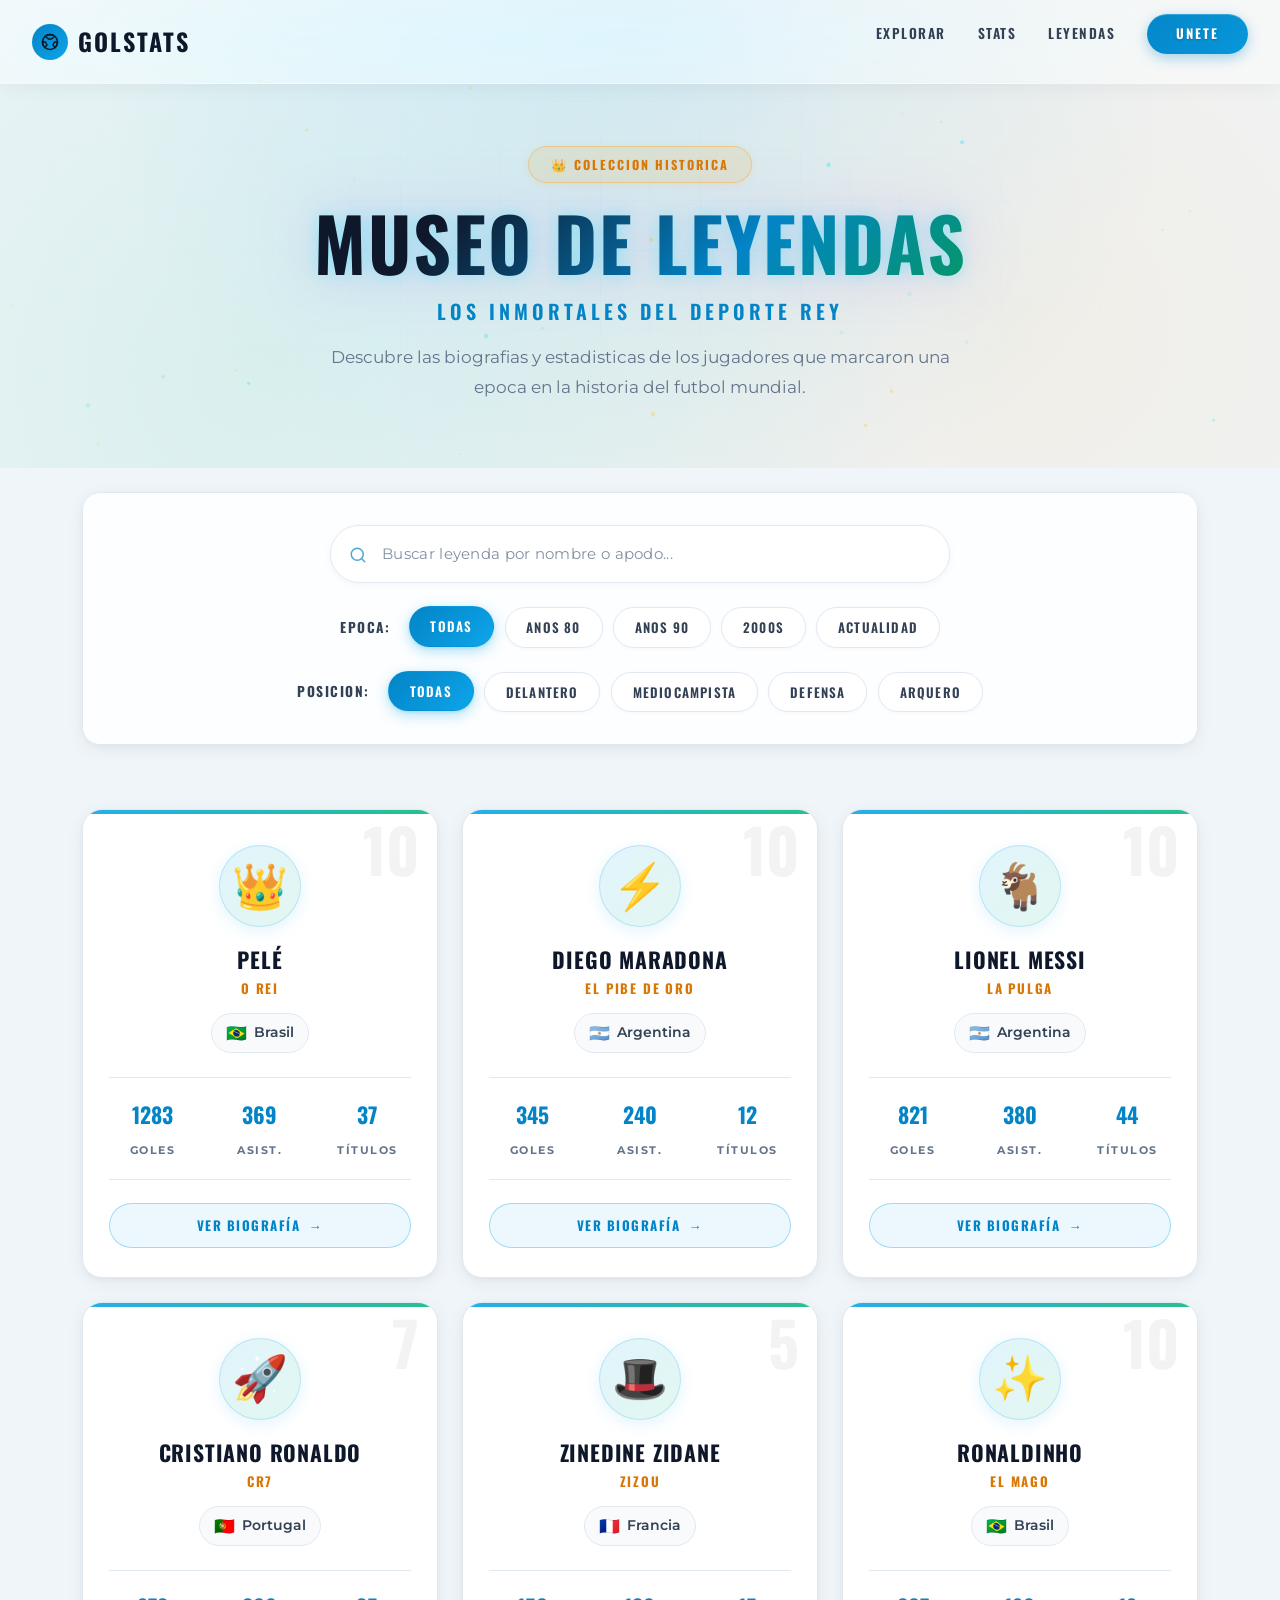
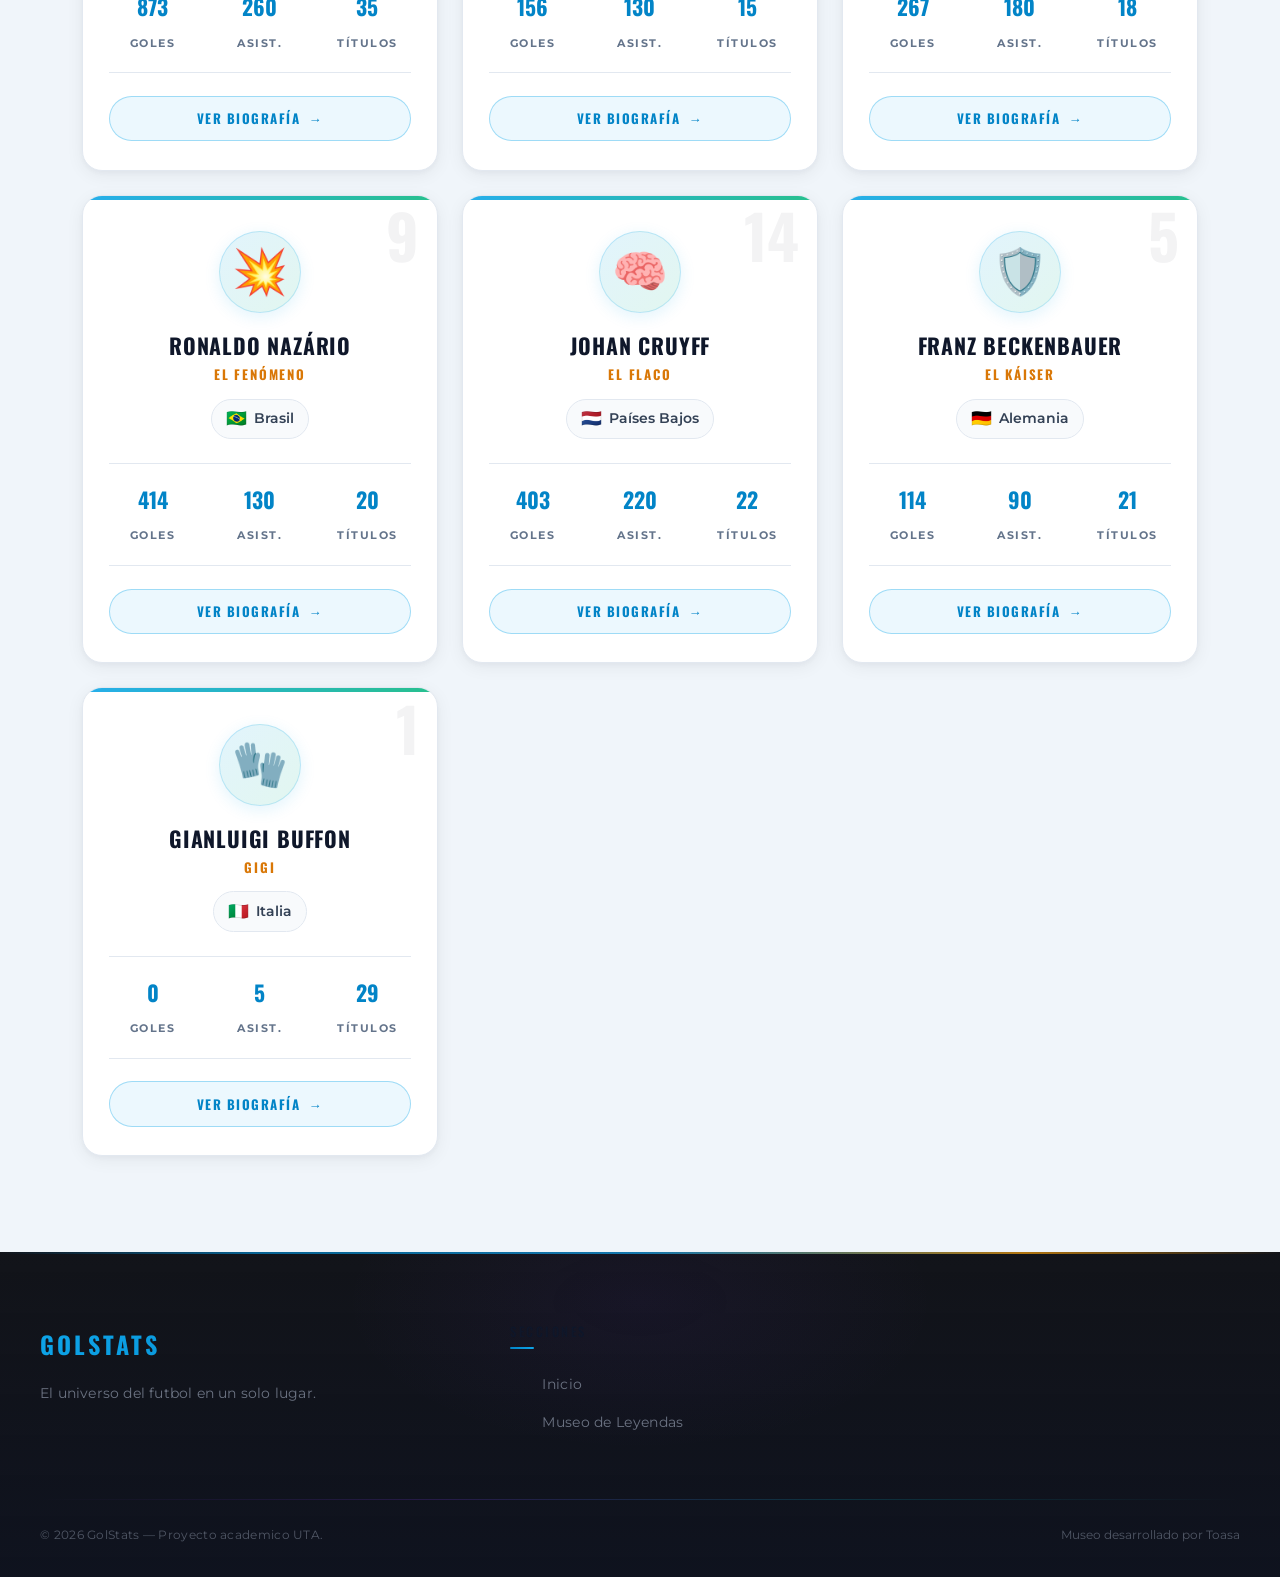
<file: pages/toasa.html>
<!DOCTYPE html>
<html lang="es">
<head>
  <meta charset="UTF-8">
  <meta name="viewport" content="width=device-width, initial-scale=1.0">

  <!-- SEO -->
  <title>Museo de Leyendas | GolStats</title>
  <meta name="description" content="Descubre a los jugadores mas iconicos de la historia del futbol - GolStats.">
  <meta name="keywords" content="futbol, leyendas, museo, pele, maradona, messi, ronaldo, zidane, estadisticas">
  <meta name="theme-color" content="#f0f5fa">

  <!-- Favicon SVG -->
  <link rel="icon" href="data:image/svg+xml,<svg xmlns='http://www.w3.org/2000/svg' viewBox='0 0 24 24' fill='none' stroke='%230ea5e9' stroke-width='2'><circle cx='12' cy='12' r='10'/><path d='M12 2a10 10 0 0 1 10 10'/></svg>">

  <!-- Google Fonts: Oswald + Montserrat -->
  <link rel="preconnect" href="https://fonts.googleapis.com">
  <link rel="preconnect" href="https://fonts.gstatic.com" crossorigin>
  <link href="https://fonts.googleapis.com/css2?family=Montserrat:wght@400;500;600;700&family=Oswald:wght@400;500;700&display=swap" rel="stylesheet">

  <!-- Bootstrap 5 CSS -->
  <link href="https://cdn.jsdelivr.net/npm/bootstrap@5.3.3/dist/css/bootstrap.min.css" rel="stylesheet">

  <!-- Estilos compartidos del proyecto -->
  <link rel="stylesheet" href="../css/global.css">
  <link rel="stylesheet" href="../css/index.css">
  <!-- Estilos propios de esta pagina -->
  <link rel="stylesheet" href="../css/toasa.css">
</head>
<body>

  <!-- ============ NAVBAR ============ -->
  <nav class="navbar" id="mainNav">
    <a href="../index.html" class="nav-logo">
      <span class="nav-logo-icon">
        <svg viewBox="0 0 24 24" fill="none" stroke="currentColor" stroke-width="2" stroke-linecap="round" stroke-linejoin="round" width="18" height="18">
          <circle cx="12" cy="12" r="10"/>
          <path d="M12 2a10 10 0 0 1 6.35 2.3L14 8H10L5.65 4.3A10 10 0 0 1 12 2z"/>
          <path d="M2 12h4l2 4-3 3.5A10 10 0 0 1 2 12z"/>
          <path d="M22 12a10 10 0 0 1-3 7.5L16 16l2-4h4z"/>
        </svg>
      </span>
      GolStats
    </a>
    <ul class="nav-links" id="navLinks">
      <li><a href="../index.html#explorar">Explorar</a></li>
      <li><a href="../index.html#stats">Stats</a></li>
      <li><a href="toasa.html">Leyendas</a></li>
      <li><a href="../index.html#contacto" class="btn-neon nav-cta">Unete</a></li>
    </ul>
    <button class="nav-toggle" id="navToggle" aria-label="Abrir menu">
      <span></span><span></span><span></span>
    </button>
  </nav>

  <!-- ============ HERO ============ -->
  <section class="hero-leyendas" id="hero">
    <canvas id="particles-hero"></canvas>
    <div class="hero-leyendas-content text-center">
      <span class="hero-badge">👑 Coleccion Historica</span>
      <h1 class="hero-title">Museo de Leyendas</h1>
      <p class="hero-subtitle">Los inmortales del deporte rey</p>
      <p class="hero-text">Descubre las biografias y estadisticas de los jugadores que marcaron una epoca en la historia del futbol mundial.</p>
    </div>
  </section>

  <!-- ============ FILTROS + BUSCADOR ============ -->
  <section class="filtros-section">
    <div class="container">
      <div class="filtros-wrapper">

        <!-- Buscador -->
        <div class="buscador-wrapper">
          <span class="buscador-icon" aria-hidden="true">
            <svg viewBox="0 0 24 24" fill="none" stroke="currentColor" stroke-width="2" stroke-linecap="round" stroke-linejoin="round" width="18" height="18" style="color:var(--t-sky-d);">
              <circle cx="11" cy="11" r="8"/>
              <line x1="21" y1="21" x2="16.65" y2="16.65"/>
            </svg>
          </span>
          <input
            type="text"
            id="buscador"
            class="buscador-input"
            placeholder="Buscar leyenda por nombre o apodo..."
            autocomplete="off"
            aria-label="Buscar leyenda"
          >
        </div>

        <!-- Botones de filtro por epoca -->
        <div class="filtros-grupo" data-filtro="epoca">
          <span class="filtros-label">Epoca:</span>
          <button class="filtro-btn active" data-valor="todas" type="button">Todas</button>
          <button class="filtro-btn" data-valor="80s" type="button">Anos 80</button>
          <button class="filtro-btn" data-valor="90s" type="button">Anos 90</button>
          <button class="filtro-btn" data-valor="2000s" type="button">2000s</button>
          <button class="filtro-btn" data-valor="actual" type="button">Actualidad</button>
        </div>

        <!-- Botones de filtro por posicion -->
        <div class="filtros-grupo" data-filtro="posicion">
          <span class="filtros-label">Posicion:</span>
          <button class="filtro-btn active" data-valor="todas" type="button">Todas</button>
          <button class="filtro-btn" data-valor="Delantero" type="button">Delantero</button>
          <button class="filtro-btn" data-valor="Mediocampista" type="button">Mediocampista</button>
          <button class="filtro-btn" data-valor="Defensa" type="button">Defensa</button>
          <button class="filtro-btn" data-valor="Arquero" type="button">Arquero</button>
        </div>

      </div>
    </div>
  </section>

  <!-- ============ GRID DE LEYENDAS ============ -->
  <section class="leyendas-section">
    <div class="container">
      <div class="row g-4" id="leyendas-container">
        <p class="text-center text-muted w-100">Cargando leyendas...</p>
      </div>
    </div>
  </section>

  <!-- ============ MODAL DE BIOGRAFIA ============ -->
  <div class="modal fade" id="modalBio" tabindex="-1" aria-labelledby="modalBioLabel" aria-hidden="true">
    <div class="modal-dialog modal-dialog-centered modal-lg">
      <div class="modal-content modal-bio">
        <div class="modal-header modal-bio-header">
          <div class="modal-bio-icon-wrap">
            <span class="modal-bio-icon" id="modalBioIcon">👑</span>
          </div>
          <div class="modal-bio-titles">
            <h2 class="modal-title" id="modalBioLabel">Nombre</h2>
            <span class="modal-bio-nickname" id="modalBioNickname">Apodo</span>
          </div>
          <button type="button" class="btn-close" data-bs-dismiss="modal" aria-label="Cerrar"></button>
        </div>
        <div class="modal-body modal-bio-body">
          <div class="modal-bio-meta">
            <span class="modal-bio-badge" id="modalBioCountry">Brasil</span>
            <span class="modal-bio-badge" id="modalBioPosition">Delantero</span>
            <span class="modal-bio-badge" id="modalBioNumber">Dorsal #10</span>
          </div>

          <p class="modal-bio-text" id="modalBioText">Biografia del jugador.</p>

          <div class="modal-bio-stats">
            <div class="modal-bio-stat">
              <span class="modal-bio-stat-number" id="modalBioGoles">0</span>
              <span class="modal-bio-stat-label">Goles</span>
            </div>
            <div class="modal-bio-stat">
              <span class="modal-bio-stat-number" id="modalBioAsist">0</span>
              <span class="modal-bio-stat-label">Asistencias</span>
            </div>
            <div class="modal-bio-stat">
              <span class="modal-bio-stat-number" id="modalBioTitulos">0</span>
              <span class="modal-bio-stat-label">Titulos</span>
            </div>
          </div>
        </div>
      </div>
    </div>
  </div>

  <!-- ============ FOOTER ============ -->
  <footer class="site-footer">
    <div class="footer-content">
      <div class="footer-brand">
        <span class="footer-brand-name">GolStats</span>
        <p>El universo del futbol en un solo lugar.</p>
      </div>
      <div class="footer-column">
        <h4>Secciones</h4>
        <ul>
          <li><a href="../index.html">Inicio</a></li>
          <li><a href="toasa.html">Museo de Leyendas</a></li>
        </ul>
      </div>
    </div>
    <div class="footer-bottom">
      <span class="footer-copy">&copy; 2026 GolStats &mdash; Proyecto academico UTA.</span>
      <span class="footer-credits">Museo desarrollado por Toasa</span>
    </div>
  </footer>

  <!-- Scripts -->
  <script src="https://cdn.jsdelivr.net/npm/bootstrap@5.3.3/dist/js/bootstrap.bundle.min.js"></script>
  <script defer src="../js/navbar.js"></script>
  <script defer src="../js/toasa.js"></script>
</body>
</html>
</file>
<file: css/global.css>
﻿/* ============================================================
   GLOBAL.CSS - Base compartida de GolStats
   RAMA: feature/cambioDisenio - Rediseno: blanco / gris / celeste.
   Cambio coordinado con el equipo.
============================================================= */

/* ---------- DESIGN TOKENS ---------- */
:root {
  /* Paleta clara - blancos, grises, azul cielo */
  --bg-primary:       #f0f5fa;
  --bg-secondary:     #e8eef6;
  --bg-elevated:      #ffffff;
  --bg-glass:         rgba(255, 255, 255, 0.82);

  --accent-primary:   #0284c7;
  --accent-secondary: #0ea5e9;
  --accent-gold:      #f59e0b;
  --accent-success:   #10b981;
  --accent-pink:      #ec4899;
  --accent-orange:    #f97316;

  --text-primary:     #0f172a;
  --text-muted:       #64748b;
  --text-bright:      #0369a1;

  --font-heading: 'Oswald', sans-serif;
  --font-body:    'Montserrat', sans-serif;

  --radius-xl: 24px;
  --radius-lg: 18px;
  --radius-md: 12px;
  --radius-sm: 8px;

  --transition-fast: 0.2s cubic-bezier(.4,0,.2,1);
  --transition-base: 0.35s cubic-bezier(.4,0,.2,1);
  --transition-slow: 0.6s cubic-bezier(.4,0,.2,1);

  --shadow-glow-cyan:   0 4px 20px rgba(14,165,233,0.15), 0 2px 8px rgba(14,165,233,0.08);
  --shadow-glow-purple: 0 4px 20px rgba(2,132,199,0.15),  0 2px 8px rgba(2,132,199,0.08);
  --shadow-card:        0 4px 16px rgba(15,23,42,0.08), 0 2px 6px rgba(15,23,42,0.05);
  --shadow-card-hover:  0 8px 30px rgba(15,23,42,0.12), 0 4px 20px rgba(14,165,233,0.1);
}

/* ---------- RESET + BASE ---------- */
*, *::before, *::after {
  margin: 0;
  padding: 0;
  box-sizing: border-box;
}

html {
  scroll-behavior: smooth;
  scroll-padding-top: 80px;
}

body {
  background-color: var(--bg-primary);
  color: var(--text-primary);
  font-family: var(--font-body);
  line-height: 1.7;
  -webkit-font-smoothing: antialiased;
  -moz-osx-font-smoothing: grayscale;
  overflow-x: hidden;
}

/* Scrollbar */
::-webkit-scrollbar { width: 8px; }
::-webkit-scrollbar-track { background: var(--bg-secondary); }
::-webkit-scrollbar-thumb {
  background: linear-gradient(180deg, var(--accent-primary), var(--accent-secondary));
  border-radius: 10px;
}

/* Selection */
::selection {
  background: rgba(14,165,233,0.2);
  color: var(--text-primary);
}

/* ---------- TYPOGRAPHY ---------- */
h1, h2, h3, h4, h5, h6 {
  font-family: var(--font-heading);
  text-transform: uppercase;
  letter-spacing: 0.5px;
  line-height: 1.2;
  color: var(--text-primary);
}

a {
  text-decoration: none;
  color: inherit;
  transition: color var(--transition-fast);
}

p { line-height: 1.75; }

/* ---------- UTILITY CLASSES ---------- */
.text-muted-custom { color: var(--text-muted) !important; }

.glass {
  background: var(--bg-glass);
  backdrop-filter: blur(16px) saturate(150%);
  -webkit-backdrop-filter: blur(16px) saturate(150%);
  border: 1px solid rgba(15,23,42,0.08);
}

.gradient-text {
  background: linear-gradient(135deg, var(--accent-primary), var(--accent-secondary));
  -webkit-background-clip: text;
  background-clip: text;
  color: transparent;
}

/* ---------- BUTTONS ---------- */
.btn-neon {
  position: relative;
  display: inline-flex;
  align-items: center;
  gap: 0.5rem;
  background: linear-gradient(135deg, var(--accent-primary), var(--accent-secondary));
  color: #fff;
  border: none;
  border-radius: var(--radius-md);
  padding: 0.85rem 2.4rem;
  font-family: var(--font-heading);
  font-size: 1rem;
  text-transform: uppercase;
  letter-spacing: 1.5px;
  cursor: pointer;
  overflow: hidden;
  transition: transform var(--transition-base), box-shadow var(--transition-base);
  z-index: 1;
}

.btn-neon::before {
  content: '';
  position: absolute;
  inset: 0;
  background: linear-gradient(135deg, var(--accent-secondary), var(--accent-primary));
  opacity: 0;
  transition: opacity var(--transition-base);
  z-index: -1;
}

.btn-neon:hover {
  transform: translateY(-3px) scale(1.02);
  box-shadow: 0 12px 30px rgba(2,132,199,0.3), 0 4px 12px rgba(14,165,233,0.2);
  color: #fff;
}

.btn-neon:hover::before { opacity: 1; }
.btn-neon:active { transform: translateY(-1px) scale(0.98); }

.btn-volver {
  display: inline-flex;
  align-items: center;
  gap: 0.5rem;
  color: var(--text-muted);
  font-family: var(--font-heading);
  text-transform: uppercase;
  font-size: 0.9rem;
  letter-spacing: 1px;
  padding: 0.6rem 1.2rem;
  border-radius: var(--radius-sm);
  border: 1.5px solid rgba(15,23,42,0.12);
  background: var(--bg-elevated);
  transition: color var(--transition-base), background var(--transition-base), border-color var(--transition-base), box-shadow var(--transition-base);
}

.btn-volver:hover {
  color: var(--accent-primary);
  background: rgba(14,165,233,0.06);
  border-color: var(--accent-secondary);
  box-shadow: 0 4px 12px rgba(14,165,233,0.12);
}

/* ---------- ANIMATIONS ---------- */
@keyframes fadeInUp {
  from { opacity: 0; transform: translateY(40px); }
  to   { opacity: 1; transform: translateY(0); }
}
@keyframes fadeInDown {
  from { opacity: 0; transform: translateY(-30px); }
  to   { opacity: 1; transform: translateY(0); }
}
@keyframes fadeIn {
  from { opacity: 0; }
  to   { opacity: 1; }
}
@keyframes scaleIn {
  from { opacity: 0; transform: scale(0.9); }
  to   { opacity: 1; transform: scale(1); }
}
@keyframes float {
  0%, 100% { transform: translateY(0); }
  50%      { transform: translateY(-12px); }
}
@keyframes pulse-glow {
  0%, 100% { box-shadow: 0 0 16px rgba(2,132,199,0.2); }
  50%      { box-shadow: 0 0 32px rgba(2,132,199,0.4), 0 0 60px rgba(14,165,233,0.15); }
}
@keyframes gradient-shift {
  0%   { background-position: 0% 50%; }
  50%  { background-position: 100% 50%; }
  100% { background-position: 0% 50%; }
}
@keyframes shimmer {
  0%   { transform: translateX(-100%); }
  100% { transform: translateX(100%); }
}

/* Scroll reveal */
.reveal {
  opacity: 0;
  transform: translateY(30px);
  transition: opacity 0.8s cubic-bezier(.4,0,.2,1), transform 0.8s cubic-bezier(.4,0,.2,1);
}
.reveal.visible {
  opacity: 1;
  transform: translateY(0);
}

/* ---------- RESPONSIVE BASE ---------- */
@media (max-width: 768px) {
  html { scroll-padding-top: 70px; }
}
</file>
<file: css/index.css>
/* ============================================================
   INDEX.CSS — Estilos exclusivos del Hub (index.html)
   Versión Premium con efectos avanzados
============================================================= */

/* ---------- NAVBAR ---------- */
.navbar {
  position: fixed;
  top: 0;
  left: 0;
  right: 0;
  z-index: 1000;
  padding: 0.85rem 2rem;
  display: flex;
  align-items: center;
  justify-content: space-between;
  /* Frosted glass: transparente + blur fuerte */
  background: rgba(255, 255, 255, 0.45);
  backdrop-filter: blur(28px) saturate(180%);
  -webkit-backdrop-filter: blur(28px) saturate(180%);
  border-bottom: 1px solid rgba(255, 255, 255, 0.35);
  box-shadow: 0 2px 20px rgba(15, 23, 42, 0.06);
  transition:
    background var(--transition-base),
    padding var(--transition-base),
    box-shadow var(--transition-base);
}

.navbar.scrolled {
  background: rgba(255, 255, 255, 0.60);
  padding: 0.6rem 2rem;
  box-shadow: 0 4px 24px rgba(15, 23, 42, 0.1);
}

.nav-logo {
  display: flex;
  align-items: center;
  gap: 0.6rem;
  font-family: var(--font-heading);
  font-size: 1.5rem;
  font-weight: 700;
  text-transform: uppercase;
  letter-spacing: 2px;
  color: #0f172a;
}

.nav-logo-icon {
  width: 36px;
  height: 36px;
  border-radius: 50%;
  background: linear-gradient(135deg, var(--accent-primary), var(--accent-secondary));
  display: flex;
  align-items: center;
  justify-content: center;
  font-size: 1.1rem;
  animation: pulse-glow 3s infinite;
}

.nav-links {
  display: flex;
  align-items: center;
  gap: 2rem;
  list-style: none;
}

.nav-links a {
  font-family: var(--font-heading);
  font-size: 0.85rem;
  font-weight: 600;
  text-transform: uppercase;
  letter-spacing: 1.5px;
  color: #334155;
  position: relative;
  padding: 0.3rem 0;
  transition: color var(--transition-fast);
}

.nav-links a::after {
  content: '';
  position: absolute;
  bottom: -2px;
  left: 0;
  width: 0;
  height: 2px;
  background: linear-gradient(90deg, var(--accent-primary), var(--accent-secondary));
  border-radius: 2px;
  transition: width var(--transition-base);
}

.nav-links a:hover {
  color: #0284c7;
  text-shadow: none;
}

.nav-links a:hover::after {
  width: 100%;
}

/* ---------- NAVBAR CTA ("Únete") ---------- */
.nav-cta.btn-neon {
  padding: 0.55rem 1.8rem;
  font-size: 0.82rem;
  font-weight: 700;
  letter-spacing: 2px;
  border-radius: 50px;
  color: #fff;
  text-shadow: 0 1px 2px rgba(0, 0, 0, 0.25);
  box-shadow:
    0 4px 14px rgba(2, 132, 199, 0.35),
    inset 0 1px 0 rgba(255, 255, 255, 0.2);
  background-size: 200% 200%;
  background-position: 0% 50%;
  transition:
    transform var(--transition-base),
    box-shadow var(--transition-base),
    background-position var(--transition-slow, 0.6s);
}

/* Remove the underline pseudo-element inherited from nav-links */
.nav-cta.btn-neon::after {
  display: none;
}

.nav-cta.btn-neon:hover {
  color: #fff;
  transform: translateY(-2px) scale(1.05);
  background-position: 100% 50%;
  box-shadow:
    0 0 16px rgba(124, 58, 237, 0.55),
    0 0 45px rgba(0, 229, 255, 0.2),
    0 4px 20px rgba(0, 0, 0, 0.3),
    inset 0 1px 0 rgba(255, 255, 255, 0.2);
}

.nav-cta.btn-neon:active {
  transform: translateY(0) scale(0.97);
  box-shadow:
    0 0 8px rgba(124, 58, 237, 0.4),
    inset 0 1px 0 rgba(255, 255, 255, 0.1);
}

@media (prefers-reduced-motion: reduce) {
  .nav-cta.btn-neon,
  .nav-cta.btn-neon:hover,
  .nav-cta.btn-neon:active {
    transition: none;
    transform: none;
    animation: none;
  }
}

/* Mobile menu toggle */
.nav-toggle {
  display: none;
  flex-direction: column;
  gap: 5px;
  cursor: pointer;
  padding: 0.4rem;
  background: none;
  border: none;
}

.nav-toggle span {
  display: block;
  width: 24px;
  height: 2px;
  background: var(--text-primary);
  border-radius: 2px;
  transition: transform var(--transition-base), opacity var(--transition-base);
}

.nav-toggle.active span:nth-child(1) {
  transform: rotate(45deg) translate(5px, 5px);
}
.nav-toggle.active span:nth-child(2) {
  opacity: 0;
}
.nav-toggle.active span:nth-child(3) {
  transform: rotate(-45deg) translate(5px, -5px);
}

/* ---------- HERO ---------- */
.hero {
  position: relative;
  min-height: 100vh;
  display: flex;
  flex-direction: column;
  align-items: center;
  justify-content: center;
  text-align: center;
  overflow: hidden;
  padding: 2rem;
  background: var(--bg-primary);
}

/* Animated gradient orbs — richer colours */
.hero::before {
  content: '';
  position: absolute;
  width: 750px;
  height: 750px;
  border-radius: 50%;
  background:
    radial-gradient(circle, rgba(124, 58, 237, 0.22), transparent 65%);
  top: -220px;
  left: -220px;
  animation: float 8s ease-in-out infinite;
  pointer-events: none;
}

.hero::after {
  content: '';
  position: absolute;
  width: 650px;
  height: 650px;
  border-radius: 50%;
  background:
    radial-gradient(circle, rgba(0, 229, 255, 0.16), transparent 65%);
  bottom: -160px;
  right: -160px;
  animation: float 10s ease-in-out infinite reverse;
  pointer-events: none;
}

/* Grid pattern overlay */
.hero-grid {
  position: absolute;
  inset: 0;
  background-image:
    linear-gradient(rgba(255, 255, 255, 0.02) 1px, transparent 1px),
    linear-gradient(90deg, rgba(255, 255, 255, 0.02) 1px, transparent 1px);
  background-size: 60px 60px;
  mask-image: radial-gradient(ellipse at center, rgba(0, 0, 0, 0.4), transparent 80%);
  -webkit-mask-image: radial-gradient(ellipse at center, rgba(0, 0, 0, 0.4), transparent 80%);
  pointer-events: none;
}

/* Floating particles canvas */
#particles-canvas {
  position: absolute;
  inset: 0;
  pointer-events: none;
  z-index: 0;
}

.hero-content {
  position: relative;
  z-index: 2;
  max-width: 850px;
}

/* Badge above title */
.hero-badge {
  display: inline-flex;
  align-items: center;
  gap: 0.5rem;
  background: rgba(124, 58, 237, 0.12);
  border: 1px solid rgba(124, 58, 237, 0.25);
  border-radius: 50px;
  padding: 0.45rem 1.2rem;
  font-size: 0.75rem;
  letter-spacing: 2.5px;
  text-transform: uppercase;
  color: var(--accent-secondary);
  margin-bottom: 1.5rem;
  animation: fadeInDown 0.8s ease both;
  backdrop-filter: blur(8px);
  -webkit-backdrop-filter: blur(8px);
}

.hero-badge-dot {
  width: 8px;
  height: 8px;
  background: var(--accent-success);
  border-radius: 50%;
  animation: pulse-glow 2s infinite;
}

/* ---- Hero Title: Imposing neon gradient ---- */
.hero-title {
  font-family: var(--font-heading);  /* Oswald */
  font-size: clamp(3.5rem, 9vw, 8rem);
  font-weight: 700;
  line-height: 0.95;
  margin-bottom: 0.4rem;
  letter-spacing: 4px;
  text-transform: uppercase;
  /* Animated tri-colour gradient: cyan → violet → gold → cyan */
  background: linear-gradient(
    135deg,
    var(--accent-secondary) 0%,
    var(--accent-primary) 30%,
    var(--accent-gold) 60%,
    var(--accent-secondary) 100%
  );
  background-size: 300% 300%;
  -webkit-background-clip: text;
  background-clip: text;
  color: transparent;
  /* Neon glow behind the text */
  filter:
    drop-shadow(0 0 8px rgba(0, 229, 255, 0.3))
    drop-shadow(0 0 30px rgba(124, 58, 237, 0.2));
  animation:
    fadeInUp 1s ease both,
    gradient-shift 8s ease infinite;
}

/* ---- Tagline: Tech-clean look ---- */
.hero-tagline {
  font-family: var(--font-heading);
  font-size: clamp(0.9rem, 2.2vw, 1.3rem);
  color: rgba(240, 242, 245, 0.55);
  letter-spacing: 6px;
  text-transform: uppercase;
  margin-bottom: 1.8rem;
  /* Subtle mono-tech feel */
  text-shadow: 0 0 20px rgba(0, 229, 255, 0.1);
  animation: fadeInUp 1s ease 0.15s both;
}

/* ---- Subtitle: Readable, airy ---- */
.hero-subtitle {
  max-width: 620px;
  margin: 0 auto 2.8rem;
  color: var(--text-muted);
  font-size: 1.08rem;
  line-height: 1.85;
  letter-spacing: 0.3px;
  animation: fadeInUp 1s ease 0.3s both;
}

/* ---- Hero buttons ---- */
.hero-actions {
  display: flex;
  align-items: center;
  justify-content: center;
  gap: 1.2rem;
  flex-wrap: wrap;
  animation: fadeInUp 1s ease 0.45s both;
}

/* Primary neon button — glassmorphism style */
.hero-actions .btn-neon {
  padding: 0.9rem 2.6rem;
  border-radius: 50px;
  font-size: 0.95rem;
  letter-spacing: 2px;
  background:
    linear-gradient(135deg, var(--accent-primary), var(--accent-secondary));
  background-size: 200% 200%;
  background-position: 0% 50%;
  color: #fff;
  text-shadow: 0 1px 3px rgba(0, 0, 0, 0.5);
  box-shadow:
    0 0 14px rgba(124, 58, 237, 0.35),
    0 0 40px rgba(124, 58, 237, 0.1),
    inset 0 1px 0 rgba(255, 255, 255, 0.12);
  transition:
    transform var(--transition-base),
    box-shadow var(--transition-base),
    background-position var(--transition-slow, 0.6s);
}

.hero-actions .btn-neon:hover {
  transform: translateY(-4px) scale(1.03);
  background-position: 100% 50%;
  box-shadow:
    0 0 20px rgba(124, 58, 237, 0.5),
    0 0 60px rgba(0, 229, 255, 0.2),
    0 8px 30px rgba(0, 0, 0, 0.35),
    inset 0 1px 0 rgba(255, 255, 255, 0.15);
  color: #fff;
}

.hero-actions .btn-neon:active {
  transform: translateY(-1px) scale(0.98);
}

/* Ghost button — glassmorphism variant */
.btn-ghost {
  display: inline-flex;
  align-items: center;
  gap: 0.5rem;
  padding: 0.9rem 2.6rem;
  border: 1px solid rgba(255, 255, 255, 0.1);
  border-radius: 50px;
  background: rgba(255, 255, 255, 0.03);
  backdrop-filter: blur(12px);
  -webkit-backdrop-filter: blur(12px);
  color: var(--text-primary);
  font-family: var(--font-heading);
  font-size: 0.95rem;
  text-transform: uppercase;
  letter-spacing: 2px;
  cursor: pointer;
  box-shadow:
    inset 0 1px 0 rgba(255, 255, 255, 0.04),
    0 2px 12px rgba(0, 0, 0, 0.2);
  transition:
    all var(--transition-base);
}

.btn-ghost:hover {
  border-color: rgba(0, 229, 255, 0.3);
  background: rgba(0, 229, 255, 0.06);
  color: var(--accent-secondary);
  transform: translateY(-4px);
  box-shadow:
    inset 0 1px 0 rgba(255, 255, 255, 0.06),
    0 0 20px rgba(0, 229, 255, 0.12),
    0 8px 30px rgba(0, 0, 0, 0.25);
  text-shadow: 0 0 12px rgba(0, 229, 255, 0.2);
}

.btn-ghost:active {
  transform: translateY(-1px);
}

/* ---- Hero: prefers-reduced-motion ---- */
@media (prefers-reduced-motion: reduce) {
  .hero::before,
  .hero::after {
    animation: none;
  }
  .hero-badge {
    animation: none;
  }
  .hero-title {
    animation: none;
    filter: none;
  }
  .hero-tagline,
  .hero-subtitle,
  .hero-actions {
    animation: none;
  }
  .hero-actions .btn-neon,
  .hero-actions .btn-neon:hover,
  .btn-ghost,
  .btn-ghost:hover {
    transition: none;
    transform: none;
  }
}

.hero-scroll {
  position: absolute;
  bottom: 2.5rem;
  left: 50%;
  transform: translateX(-50%);
  display: flex;
  flex-direction: column;
  align-items: center;
  gap: 0.5rem;
  color: var(--text-muted);
  font-size: 0.75rem;
  letter-spacing: 3px;
  text-transform: uppercase;
  z-index: 2;
  animation: fadeIn 1s ease 1s both;
}

.scroll-indicator {
  width: 24px;
  height: 40px;
  border-radius: 12px;
  border: 2px solid rgba(255,255,255,0.15);
  position: relative;
  overflow: hidden;
}

.scroll-indicator::after {
  content: '';
  position: absolute;
  top: 6px;
  left: 50%;
  transform: translateX(-50%);
  width: 4px;
  height: 10px;
  background: var(--accent-secondary);
  border-radius: 4px;
  animation: scroll-dot 2s ease-in-out infinite;
}

@keyframes scroll-dot {
  0%   { top: 6px; opacity: 1; }
  50%  { top: 20px; opacity: 0.3; }
  100% { top: 6px; opacity: 1; }
}

/* ---------- LIVE STATS BAR ---------- */
.stats-bar {
  position: relative;
  padding: 3rem 1.5rem;
  background: linear-gradient(180deg, var(--bg-primary), var(--bg-secondary));
  overflow: hidden;
}

.stats-bar::before {
  content: '';
  position: absolute;
  top: 0;
  left: 0;
  right: 0;
  height: 1px;
  background: linear-gradient(90deg, transparent, var(--accent-primary), var(--accent-secondary), transparent);
}

.stats-container {
  display: flex;
  justify-content: center;
  gap: 3rem;
  flex-wrap: wrap;
  max-width: 1000px;
  margin: 0 auto;
}

.stat-item {
  text-align: center;
  position: relative;
  padding: 1rem 2rem;
}

.stat-number {
  font-family: var(--font-heading);
  font-size: clamp(2rem, 4vw, 3rem);
  font-weight: 700;
  background: linear-gradient(135deg, var(--accent-secondary), var(--accent-primary));
  -webkit-background-clip: text;
  background-clip: text;
  color: transparent;
  display: block;
}

.stat-label {
  font-size: 0.8rem;
  letter-spacing: 2px;
  text-transform: uppercase;
  color: var(--text-muted);
  margin-top: 0.3rem;
}

.stat-item + .stat-item::before {
  content: '';
  position: absolute;
  left: -1.5rem;
  top: 50%;
  transform: translateY(-50%);
  width: 1px;
  height: 40px;
  background: rgba(255,255,255,0.08);
}

/* ---------- SECTION HEADING ---------- */
.section-heading {
  text-align: center;
  margin-bottom: 3.5rem;
}

.section-heading h2 {
  font-size: clamp(1.8rem, 3.5vw, 2.5rem);
  color: var(--text-primary);
  margin-bottom: 0.8rem;
}

.section-heading p {
  color: var(--text-muted);
  font-size: 1.05rem;
  max-width: 500px;
  margin: 0 auto;
}

.heading-accent {
  display: block;
  width: 60px;
  height: 3px;
  background: linear-gradient(90deg, var(--accent-primary), var(--accent-secondary));
  border-radius: 3px;
  margin: 1rem auto 0;
}

/* ---------- GRID DE TARJETAS ---------- */
.cards-section {
  padding: 5rem 1.5rem 7rem;
  max-width: 1320px;
  margin: 0 auto;
  position: relative;
}

/* Ambient glow behind cards */
.cards-section::before {
  content: '';
  position: absolute;
  top: 50%;
  left: 50%;
  transform: translate(-50%, -50%);
  width: 700px;
  height: 700px;
  border-radius: 50%;
  background:
    radial-gradient(circle, rgba(124, 58, 237, 0.08), transparent 60%),
    radial-gradient(circle at 70% 40%, rgba(0, 229, 255, 0.05), transparent 50%);
  pointer-events: none;
}

/* ---- Card base: Glassmorphism ---- */
.card-hub {
  position: relative;
  background: #ffffff;
  border-radius: var(--radius-lg);
  padding: 2.4rem 2rem 2rem;
  height: 100%;
  border: 1.5px solid #e2e8f0;
  overflow: hidden;
  box-shadow:
    0 2px 12px rgba(15, 23, 42, 0.06),
    0 1px 4px rgba(14, 165, 233, 0.04);
  transition:
    transform var(--transition-base),
    box-shadow var(--transition-base),
    border-color var(--transition-base);
  display: flex;
  flex-direction: column;
}

/* Shimmer de entrada */
.card-hub::before {
  content: '';
  position: absolute;
  top: 0;
  left: -100%;
  width: 100%;
  height: 100%;
  background: linear-gradient(
    90deg,
    transparent,
    rgba(14, 165, 233, 0.06),
    transparent
  );
  animation: shimmer 3s ease-in-out 1;
  pointer-events: none;
  z-index: 1;
}

/* Mouse glow celeste */
.card-hub::after {
  content: '';
  position: absolute;
  inset: 0;
  border-radius: inherit;
  background: radial-gradient(
    600px circle at var(--mx, 50%) var(--my, 50%),
    rgba(14, 165, 233, 0.10),
    rgba(16, 185, 129, 0.04) 40%,
    transparent 60%
  );
  opacity: 0;
  transition: opacity var(--transition-base);
  pointer-events: none;
  z-index: 0;
}

/* Hover: elevacion con sombra celeste-verde */
.card-hub:hover {
  transform: translateY(-10px) scale(1.015);
  border-color: rgba(14, 165, 233, 0.35);
  box-shadow:
    0 8px 32px rgba(14, 165, 233, 0.18),
    0 4px 16px rgba(16, 185, 129, 0.08),
    0 20px 50px rgba(15, 23, 42, 0.08);
}

.card-hub:hover::after {
  opacity: 1;
}

/* Badge celeste */
.card-badge {
  position: absolute;
  top: 1rem;
  right: 1rem;
  font-size: 0.62rem;
  letter-spacing: 1.8px;
  text-transform: uppercase;
  padding: 0.25rem 0.75rem;
  border-radius: 50px;
  background: rgba(14, 165, 233, 0.10);
  color: #0284c7;
  border: 1px solid rgba(14, 165, 233, 0.25);
  font-family: var(--font-heading);
  font-weight: 600;
  transition: box-shadow var(--transition-base), border-color var(--transition-base);
  z-index: 2;
}

.card-hub:hover .card-badge {
  border-color: rgba(14, 165, 233, 0.5);
  box-shadow: 0 0 10px rgba(14, 165, 233, 0.15);
}

/* Icono con halo celeste */
.card-icon {
  font-size: 2.4rem;
  margin-bottom: 1.2rem;
  display: inline-flex;
  align-items: center;
  justify-content: center;
  width: 56px;
  height: 56px;
  border-radius: 14px;
  background: linear-gradient(135deg, rgba(14,165,233,0.12), rgba(16,185,129,0.10));
  border: 1.5px solid rgba(14, 165, 233, 0.2);
  color: #0284c7;
  position: relative;
  z-index: 2;
  transition:
    transform var(--transition-base),
    background var(--transition-base),
    box-shadow var(--transition-base);
}

.card-icon svg {
  width: 28px;
  height: 28px;
}

.card-hub:hover .card-icon {
  transform: scale(1.12) translateY(-3px);
  background: linear-gradient(135deg, rgba(14,165,233,0.22), rgba(16,185,129,0.18));
  box-shadow:
    0 0 20px rgba(14, 165, 233, 0.25),
    0 0 40px rgba(16, 185, 129, 0.10);
  color: #0369a1;
}

/* Titulo */
.card-hub h3 {
  font-size: 1.25rem;
  margin-bottom: 0.7rem;
  color: #0f172a;
  transition: color var(--transition-fast);
  position: relative;
  z-index: 2;
}

.card-hub:hover h3 {
  color: #0284c7;
}

/* Descripcion */
.card-hub p {
  color: #475569;
  font-size: 0.92rem;
  margin-bottom: 1.5rem;
  flex-grow: 1;
  line-height: 1.7;
  position: relative;
  z-index: 2;
}

/* Credito del desarrollador */
.card-dev {
  display: block;
  font-size: 0.68rem;
  font-family: var(--font-heading);
  letter-spacing: 1.5px;
  text-transform: uppercase;
  color: rgba(16, 185, 129, 0.6);
  margin-bottom: 1.2rem;
  position: relative;
  z-index: 2;
  transition: color var(--transition-base);
}

.card-hub:hover .card-dev {
  color: rgba(16, 185, 129, 0.85);
}

/* CTA */
.card-cta {
  display: inline-flex;
  align-items: center;
  gap: 0.5rem;
  font-family: var(--font-heading);
  font-size: 0.85rem;
  letter-spacing: 1.5px;
  text-transform: uppercase;
  color: #0ea5e9;
  font-weight: 600;
  transition:
    gap var(--transition-base),
    color var(--transition-base);
  position: relative;
  z-index: 2;
}

.card-cta-arrow {
  transition: transform var(--transition-base);
  display: inline-block;
}

.card-hub:hover .card-cta {
  gap: 0.9rem;
  color: #0284c7;
}

.card-hub:hover .card-cta-arrow {
  transform: translateX(6px);
}

/* Borde neón celeste-verde al hover */
.card-hub-border {
  position: absolute;
  inset: 0;
  border-radius: inherit;
  padding: 1.5px;
  background: linear-gradient(
    135deg,
    rgba(14, 165, 233, 0.5),
    rgba(16, 185, 129, 0.4),
    rgba(14, 165, 233, 0.2),
    transparent
  );
  mask: linear-gradient(#fff 0 0) content-box, linear-gradient(#fff 0 0);
  -webkit-mask: linear-gradient(#fff 0 0) content-box, linear-gradient(#fff 0 0);
  mask-composite: exclude;
  -webkit-mask-composite: xor;
  opacity: 0;
  transition: opacity var(--transition-base);
  pointer-events: none;
  z-index: 1;
}

.card-hub:hover .card-hub-border {
  opacity: 1;
}

/* Reduced motion */
@media (prefers-reduced-motion: reduce) {
  .card-hub {
    animation: none;
    transition: none;
  }
  .card-hub::before {
    animation: none;
  }
  .card-hub:hover {
    transform: none;
  }
  .card-icon {
    transition: none;
  }
  .card-hub:hover .card-icon {
    transform: none;
  }
  .card-hub-border {
    transition: none;
  }
  .card-cta-arrow {
    transition: none;
  }
}

/* ---------- CTA SECTION ---------- */
.cta-section {
  position: relative;
  padding: 5rem 2rem;
  text-align: center;
  overflow: hidden;
}

.cta-section::before {
  content: '';
  position: absolute;
  inset: 0;
  background:
    radial-gradient(ellipse at 30% 50%, rgba(124,58,237,0.1), transparent 60%),
    radial-gradient(ellipse at 70% 50%, rgba(0,229,255,0.08), transparent 60%);
  pointer-events: none;
}

.cta-content {
  position: relative;
  z-index: 1;
  max-width: 650px;
  margin: 0 auto;
}

.cta-content h2 {
  font-size: clamp(1.6rem, 3vw, 2.2rem);
  margin-bottom: 1rem;
  color: var(--text-primary);
}

.cta-content p {
  color: var(--text-muted);
  margin-bottom: 2rem;
  font-size: 1.05rem;
}

/* ---------- FOOTER ---------- */
.site-footer {
  position: relative;
  padding: 4.5rem 2rem 2rem;
  background:
    linear-gradient(
      180deg,
      rgba(5, 7, 13, 0.95) 0%,
      rgba(10, 14, 26, 0.98) 100%
    );
  overflow: hidden;
}

/* Gradient neon top border — stadium lights feel */
.site-footer::before {
  content: '';
  position: absolute;
  top: 0;
  left: 0;
  right: 0;
  height: 2px;
  background: linear-gradient(
    90deg,
    transparent 0%,
    var(--accent-primary) 20%,
    var(--accent-secondary) 50%,
    var(--accent-gold) 80%,
    transparent 100%
  );
  opacity: 0.7;
}

/* Ambient glow behind footer */
.site-footer::after {
  content: '';
  position: absolute;
  top: -100px;
  left: 50%;
  transform: translateX(-50%);
  width: 600px;
  height: 300px;
  border-radius: 50%;
  background: radial-gradient(
    ellipse,
    rgba(124, 58, 237, 0.06),
    transparent 70%
  );
  pointer-events: none;
}

.footer-content {
  position: relative;
  z-index: 1;
  max-width: 1200px;
  margin: 0 auto;
  display: grid;
  grid-template-columns: 2fr 1fr 1fr 1fr;
  gap: 3rem;
}

/* ---- Brand area ---- */
.footer-brand {
  display: flex;
  flex-direction: column;
  gap: 1rem;
}

.footer-brand-name {
  font-family: var(--font-heading);
  font-size: 1.5rem;
  font-weight: 700;
  letter-spacing: 3px;
  text-transform: uppercase;
  background: linear-gradient(135deg, var(--accent-secondary), var(--accent-primary), var(--accent-gold));
  background-size: 200% 200%;
  -webkit-background-clip: text;
  background-clip: text;
  color: transparent;
  animation: gradient-shift 8s ease infinite;
}

.footer-brand p {
  color: rgba(123, 132, 148, 0.85);
  font-size: 0.88rem;
  max-width: 300px;
  line-height: 1.75;
  letter-spacing: 0.2px;
}

/* ---- Social icons: Glassmorphism circles ---- */
.footer-socials {
  display: flex;
  gap: 0.75rem;
  margin-top: 0.8rem;
}

.footer-social-link {
  width: 42px;
  height: 42px;
  border-radius: 50%;
  /* Glassmorphism circle */
  background: rgba(255, 255, 255, 0.04);
  backdrop-filter: blur(10px);
  -webkit-backdrop-filter: blur(10px);
  border: 1px solid rgba(255, 255, 255, 0.08);
  display: flex;
  align-items: center;
  justify-content: center;
  font-size: 1rem;
  color: var(--text-muted);
  transition:
    transform var(--transition-base),
    box-shadow var(--transition-base),
    border-color var(--transition-base),
    color var(--transition-base),
    background var(--transition-base);
}

/* Per-brand glow on hover */
/* Twitter / X — electric blue */
.footer-social-link[aria-label="Twitter"]:hover {
  color: #1da1f2;
  border-color: rgba(29, 161, 242, 0.4);
  background: rgba(29, 161, 242, 0.08);
  box-shadow:
    0 0 14px rgba(29, 161, 242, 0.35),
    0 0 40px rgba(29, 161, 242, 0.1);
  transform: translateY(-4px);
}

/* Instagram — gradient pink-orange */
.footer-social-link[aria-label="Instagram"]:hover {
  color: #e1306c;
  border-color: rgba(225, 48, 108, 0.4);
  background: rgba(225, 48, 108, 0.08);
  box-shadow:
    0 0 14px rgba(225, 48, 108, 0.35),
    0 0 40px rgba(252, 175, 69, 0.1);
  transform: translateY(-4px);
}

/* YouTube — red */
.footer-social-link[aria-label="YouTube"]:hover {
  color: #ff0000;
  border-color: rgba(255, 0, 0, 0.35);
  background: rgba(255, 0, 0, 0.07);
  box-shadow:
    0 0 14px rgba(255, 0, 0, 0.3),
    0 0 40px rgba(255, 0, 0, 0.08);
  transform: translateY(-4px);
}

/* TikTok — cyan/turquoise */
.footer-social-link[aria-label="TikTok"]:hover {
  color: var(--accent-secondary);
  border-color: rgba(0, 229, 255, 0.4);
  background: rgba(0, 229, 255, 0.08);
  box-shadow:
    0 0 14px rgba(0, 229, 255, 0.35),
    0 0 40px rgba(0, 229, 255, 0.1);
  transform: translateY(-4px);
}

/* ---- Footer columns ---- */
.footer-column h4 {
  font-size: 0.8rem;
  letter-spacing: 2.5px;
  text-transform: uppercase;
  color: var(--text-primary);
  margin-bottom: 1.3rem;
  position: relative;
  padding-bottom: 0.6rem;
}

/* Subtle accent underline below headings */
.footer-column h4::after {
  content: '';
  position: absolute;
  bottom: 0;
  left: 0;
  width: 24px;
  height: 2px;
  background: linear-gradient(90deg, var(--accent-primary), var(--accent-secondary));
  border-radius: 2px;
}

.footer-column ul {
  list-style: none;
  display: flex;
  flex-direction: column;
  gap: 0.65rem;
}

.footer-column a {
  color: rgba(123, 132, 148, 0.85);
  font-size: 0.87rem;
  letter-spacing: 0.3px;
  position: relative;
  transition:
    color var(--transition-fast),
    padding-left var(--transition-fast),
    text-shadow var(--transition-fast);
}

.footer-column a:hover {
  color: var(--accent-secondary);
  padding-left: 6px;
  text-shadow: 0 0 12px rgba(0, 229, 255, 0.2);
}

/* ---- Footer bottom bar ---- */
.footer-bottom {
  position: relative;
  z-index: 1;
  margin-top: 3rem;
  padding-top: 1.5rem;
  /* Gradient divider line */
  border-top: 1px solid transparent;
  border-image: linear-gradient(
    90deg,
    transparent,
    rgba(124, 58, 237, 0.2),
    rgba(0, 229, 255, 0.15),
    transparent
  ) 1;
  display: flex;
  justify-content: space-between;
  align-items: center;
  max-width: 1200px;
  margin-left: auto;
  margin-right: auto;
  flex-wrap: wrap;
  gap: 1rem;
}

.footer-copy {
  color: rgba(123, 132, 148, 0.6);
  font-size: 0.78rem;
  letter-spacing: 0.3px;
}

.footer-credits {
  color: rgba(123, 132, 148, 0.6);
  font-size: 0.78rem;
}

.footer-credits a {
  color: var(--accent-secondary);
  transition: text-shadow var(--transition-fast);
}

.footer-credits a:hover {
  text-shadow: 0 0 10px rgba(0, 229, 255, 0.3);
}

/* ---- Footer: prefers-reduced-motion ---- */
@media (prefers-reduced-motion: reduce) {
  .footer-brand-name {
    animation: none;
  }
  .footer-social-link {
    transition: none;
  }
  .footer-social-link:hover {
    transform: none;
  }
}

/* ---------- CURSOR GLOW (desktop only) ---------- */
.cursor-glow {
  position: fixed;
  width: 400px;
  height: 400px;
  border-radius: 50%;
  background: radial-gradient(circle, rgba(124,58,237,0.05), transparent 60%);
  pointer-events: none;
  z-index: 9999;
  transform: translate(-50%, -50%);
  transition: opacity 0.5s ease;
  opacity: 0;
}

.cursor-glow.active {
  opacity: 1;
}

/* ---------- RESPONSIVE ---------- */
@media (max-width: 991px) {
  .footer-content {
    grid-template-columns: 1fr 1fr;
  }
  .stats-container {
    gap: 2rem;
  }
}

@media (max-width: 768px) {
  .navbar {
    padding: 0.7rem 1.2rem;
  }

  .nav-links {
    display: none;
    position: fixed;
    top: 0;
    left: 0;
    right: 0;
    bottom: 0;
    background: rgba(3,5,9,0.97);
    backdrop-filter: blur(20px);
    flex-direction: column;
    align-items: center;
    justify-content: center;
    gap: 2.5rem;
    z-index: 999;
  }

  .nav-links.open {
    display: flex;
  }

  .nav-links a {
    font-size: 1.2rem;
    letter-spacing: 3px;
  }

  .nav-toggle {
    display: flex;
    z-index: 1001;
  }

  .hero {
    min-height: 100svh;
  }

  .hero-title {
    font-size: clamp(2.8rem, 12vw, 4.5rem);
  }

  .footer-content {
    grid-template-columns: 1fr;
    gap: 2rem;
  }

  .footer-bottom {
    flex-direction: column;
    text-align: center;
  }

  .stat-item + .stat-item::before {
    display: none;
  }

  .stats-container {
    gap: 1.5rem;
  }

  .cursor-glow {
    display: none;
  }
}

@media (max-width: 480px) {
  .hero-actions {
    flex-direction: column;
    width: 100%;
  }

  .btn-neon, .btn-ghost {
    width: 100%;
    justify-content: center;
  }

  .cards-section {
    padding: 3rem 1rem 5rem;
  }
}
</file>
<file: css/pizarra_anahi.css>
/* ============================================================
   PIZARRA_ANAHI.CSS — Estilos de la Pizarra Tecnica Tactica | GolStats
   Paleta: Blanco / Grises / Celestes / Verdes Esmeralda
   Diseno moderno sin emojis, con soporte SVG y controles limpios
============================================================= */

:root {
  --p-sky:        #0ea5e9;
  --p-sky-d:      #0284c7;
  --p-green:      #10b981;
  --p-green-d:    #059669;
  --p-slate9:     #0f172a;
  --p-slate8:     #1e293b;
  --p-slate7:     #334155;
  --p-slate5:     #64748b;
  --p-slate3:     #cbd5e1;
  --p-slate2:     #e2e8f0;
  --p-slate1:     #f8fafc;
  --p-bg:         #f0f5fa;
  --p-white:      #ffffff;
  --p-shadow:     0 4px 18px rgba(15, 23, 42, 0.06), 0 2px 6px rgba(15, 23, 42, 0.04);
  --p-shadow-h:   0 10px 28px rgba(14, 165, 233, 0.14), 0 4px 12px rgba(15, 23, 42, 0.06);
}

body {
  background-color: var(--p-bg) !important;
  color: var(--p-slate9) !important;
  font-family: 'Montserrat', sans-serif;
  min-height: 100vh;
}

/* ==================== NAVBAR ==================== */
.p-nav {
  position: sticky;
  top: 0;
  z-index: 1000;
  background: rgba(255, 255, 255, 0.65);
  backdrop-filter: blur(28px) saturate(180%);
  -webkit-backdrop-filter: blur(28px) saturate(180%);
  border-bottom: 1px solid rgba(226, 232, 240, 0.8);
  box-shadow: 0 4px 20px rgba(15, 23, 42, 0.04);
  padding: 0.85rem 1.5rem;
}

.p-nav__inner {
  max-width: 1320px;
  margin: 0 auto;
  display: flex;
  align-items: center;
  justify-content: space-between;
  gap: 1rem;
}

.p-nav__logo {
  display: inline-flex;
  align-items: center;
  gap: 0.6rem;
  font-family: 'Oswald', sans-serif;
  font-size: 1.35rem;
  font-weight: 700;
  text-transform: uppercase;
  letter-spacing: 2px;
  color: var(--p-slate9);
  text-decoration: none;
  transition: color 0.2s ease, transform 0.2s ease;
}

.p-nav__logo:hover {
  color: var(--p-sky-d);
  transform: translateX(2px);
}

.p-nav__logo-icon {
  display: flex;
  align-items: center;
  justify-content: center;
  width: 36px;
  height: 36px;
  background: linear-gradient(135deg, var(--p-sky), var(--p-green));
  border-radius: 10px;
  color: #fff;
  box-shadow: 0 3px 10px rgba(14, 165, 233, 0.25);
}

.p-btn-back {
  display: inline-flex;
  align-items: center;
  gap: 0.5rem;
  font-family: 'Oswald', sans-serif;
  font-size: 0.85rem;
  font-weight: 600;
  text-transform: uppercase;
  letter-spacing: 1px;
  color: var(--p-slate7);
  background: rgba(255, 255, 255, 0.85);
  border: 1.5px solid var(--p-slate2);
  border-radius: 10px;
  padding: 0.5rem 1rem;
  text-decoration: none;
  transition: color 0.2s, border-color 0.2s, background-color 0.2s, box-shadow 0.2s, transform 0.2s;
}

.p-btn-back:hover {
  color: var(--p-sky-d);
  border-color: var(--p-sky);
  background: #ffffff;
  box-shadow: 0 4px 14px rgba(14, 165, 233, 0.15);
  transform: translateY(-1px);
}

/* ==================== HEADER ==================== */
.p-header {
  text-align: center;
  padding: 2.5rem 1.5rem 1.5rem;
}

.p-header__badge {
  display: inline-flex;
  align-items: center;
  gap: 0.5rem;
  background: rgba(16, 185, 129, 0.1);
  border: 1px solid rgba(16, 185, 129, 0.3);
  border-radius: 50px;
  padding: 0.35rem 1rem;
  font-family: 'Montserrat', sans-serif;
  font-size: 0.75rem;
  font-weight: 700;
  letter-spacing: 1.5px;
  text-transform: uppercase;
  color: var(--p-green-d);
  margin-bottom: 0.85rem;
}

.p-header__badge-dot {
  width: 8px;
  height: 8px;
  border-radius: 50%;
  background: var(--p-green);
  box-shadow: 0 0 8px var(--p-green);
  animation: p-pulse 1.8s ease-in-out infinite;
}

@keyframes p-pulse {
  0%, 100% { opacity: 1; transform: scale(1); }
  50% { opacity: 0.35; transform: scale(0.65); }
}

.p-header__title {
  font-family: 'Oswald', sans-serif;
  font-size: clamp(2rem, 5vw, 3rem);
  font-weight: 700;
  letter-spacing: 1px;
  margin-bottom: 0.5rem;
  background: linear-gradient(135deg, var(--p-slate9) 25%, var(--p-sky-d) 70%, var(--p-green-d) 100%);
  -webkit-background-clip: text;
  -webkit-text-fill-color: transparent;
  background-clip: text;
}

.p-header__sub {
  color: var(--p-slate5);
  font-size: 1rem;
  line-height: 1.6;
  max-width: 620px;
  margin: 0 auto;
}

/* ==================== TOOLBAR PANEL ==================== */
.p-toolbar {
  background: rgba(255, 255, 255, 0.92);
  backdrop-filter: blur(20px) saturate(180%);
  -webkit-backdrop-filter: blur(20px) saturate(180%);
  border: 1.5px solid var(--p-slate2);
  border-radius: 18px;
  padding: 1.25rem 1.5rem;
  box-shadow: var(--p-shadow);
  margin-bottom: 1.5rem;
  display: flex;
  flex-wrap: wrap;
  align-items: center;
  justify-content: center;
  gap: 0.85rem;
}

.p-group {
  display: flex;
  align-items: center;
  gap: 0.4rem;
  padding: 0.25rem 0.6rem;
  background: var(--p-slate1);
  border: 1px solid var(--p-slate2);
  border-radius: 12px;
}

.p-group-label {
  font-family: 'Oswald', sans-serif;
  font-size: 0.8rem;
  font-weight: 700;
  text-transform: uppercase;
  letter-spacing: 1px;
  color: var(--p-slate7);
  margin-right: 0.25rem;
  margin-bottom: 0;
  white-space: nowrap;
}

/* Tool Buttons */
.p-btn {
  display: inline-flex;
  align-items: center;
  justify-content: center;
  gap: 0.4rem;
  font-family: 'Montserrat', sans-serif;
  font-size: 0.82rem;
  font-weight: 600;
  border-radius: 8px;
  padding: 0.45rem 0.85rem;
  border: 1.5px solid var(--p-slate2);
  background: var(--p-white);
  color: var(--p-slate7);
  cursor: pointer;
  transition: all 0.2s ease;
  white-space: nowrap;
}

.p-btn svg {
  width: 15px;
  height: 15px;
  flex-shrink: 0;
}

.p-btn:hover {
  background: var(--p-white);
  border-color: var(--p-sky);
  color: var(--p-sky-d);
  transform: translateY(-1px);
  box-shadow: 0 3px 10px rgba(14, 165, 233, 0.12);
}

.p-btn:active {
  transform: translateY(0);
}

.p-btn.active {
  background: linear-gradient(135deg, var(--p-sky-d), var(--p-sky)) !important;
  color: #ffffff !important;
  border-color: transparent !important;
  box-shadow: 0 3px 12px rgba(14, 165, 233, 0.3) !important;
}

/* Specific button styles */
.p-btn--green {
  background: linear-gradient(135deg, var(--p-green-d), var(--p-green));
  color: #ffffff;
  border: none;
}
.p-btn--green:hover {
  color: #ffffff;
  box-shadow: 0 4px 14px rgba(16, 185, 129, 0.3);
}

.p-btn--sky {
  background: linear-gradient(135deg, var(--p-sky-d), var(--p-sky));
  color: #ffffff;
  border: none;
}
.p-btn--sky:hover {
  color: #ffffff;
  box-shadow: 0 4px 14px rgba(14, 165, 233, 0.3);
}

.p-btn--danger {
  background: #ffffff;
  color: #ef4444;
  border-color: #fca5a5;
}
.p-btn--danger:hover {
  background: #fee2e2;
  border-color: #ef4444;
  color: #b91c1c;
}

.p-btn--dark {
  background: var(--p-slate9);
  color: #ffffff;
  border: none;
}
.p-btn--dark:hover {
  background: var(--p-slate8);
  color: #ffffff;
}

/* Inputs within toolbar */
.p-input-text {
  background: #ffffff;
  border: 1.5px solid var(--p-slate2);
  border-radius: 8px;
  padding: 0.4rem 0.75rem;
  font-size: 0.82rem;
  font-family: 'Montserrat', sans-serif;
  color: var(--p-slate9);
  outline: none;
  transition: border-color 0.2s, box-shadow 0.2s;
}

.p-input-text:focus {
  border-color: var(--p-sky);
  box-shadow: 0 0 0 3px rgba(14, 165, 233, 0.12);
}

.p-select {
  background: #ffffff;
  border: 1.5px solid var(--p-slate2);
  border-radius: 8px;
  padding: 0.4rem 0.75rem;
  font-size: 0.82rem;
  font-family: 'Montserrat', sans-serif;
  color: var(--p-slate9);
  outline: none;
  cursor: pointer;
}

.p-select:focus {
  border-color: var(--p-sky);
  box-shadow: 0 0 0 3px rgba(14, 165, 233, 0.12);
}

.form-control-color {
  width: 36px;
  height: 32px;
  padding: 2px;
  border-radius: 8px;
  border: 1.5px solid var(--p-slate2);
  cursor: pointer;
}

/* ==================== FIELD CANVAS CONTAINER ==================== */
.field-container {
  max-width: 860px;
  background-color: #0b0f19;
  box-shadow: 0 16px 40px rgba(15, 23, 42, 0.16), 0 4px 12px rgba(15, 23, 42, 0.08);
  overflow: hidden;
  margin: 0 auto;
  border-radius: 20px;
  border: 3px solid #ffffff;
  position: relative;
}

#pizarraCanvas {
  width: 100%;
  height: auto;
  cursor: crosshair;
  display: block;
}

/* ==================== FOOTER ==================== */
.p-footer {
  text-align: center;
  padding: 2.5rem 1.5rem;
  border-top: 1px solid var(--p-slate2);
  background: rgba(255, 255, 255, 0.5);
  color: var(--p-slate5);
  font-size: 0.85rem;
  font-family: 'Montserrat', sans-serif;
  margin-top: 3rem;
}
</file>
<file: css/sala_celeste.css>
/* ============================================================
   SALA_CELESTE.CSS — Sala de Prensa Oficial | GolStats
   Paleta: Blanco / Grises / Celestes / Verdes Esmeralda
   Diseno moderno sin emojis, con iconos SVG y frosted glass
============================================================= */

:root {
  --c-sky:        #0ea5e9;
  --c-sky-d:      #0284c7;
  --c-sky-light:  #e0f2fe;
  --c-green:      #10b981;
  --c-green-d:    #059669;
  --c-green-light:#d1fae5;
  --c-amber:      #f59e0b;
  --c-amber-d:    #d97706;
  --c-amber-light:#fef3c7;
  --c-slate9:     #0f172a;
  --c-slate8:     #1e293b;
  --c-slate7:     #334155;
  --c-slate5:     #64748b;
  --c-slate3:     #cbd5e1;
  --c-slate2:     #e2e8f0;
  --c-slate1:     #f8fafc;
  --c-bg:         #f0f5fa;
  --c-white:      #ffffff;
  --c-shadow:     0 4px 18px rgba(15, 23, 42, 0.06), 0 2px 6px rgba(15, 23, 42, 0.04);
  --c-shadow-h:   0 12px 32px rgba(14, 165, 233, 0.15), 0 4px 12px rgba(15, 23, 42, 0.06);
}

body {
  background-color: var(--c-bg) !important;
  color: var(--c-slate9) !important;
  font-family: 'Montserrat', sans-serif;
  min-height: 100vh;
}

/* ==================== NAVBAR ==================== */
.c-nav {
  position: sticky;
  top: 0;
  z-index: 1000;
  background: rgba(255, 255, 255, 0.65);
  backdrop-filter: blur(28px) saturate(180%);
  -webkit-backdrop-filter: blur(28px) saturate(180%);
  border-bottom: 1px solid rgba(226, 232, 240, 0.8);
  box-shadow: 0 4px 20px rgba(15, 23, 42, 0.04);
  padding: 0.85rem 1.5rem;
}

.c-nav__inner {
  max-width: 1320px;
  margin: 0 auto;
  display: flex;
  align-items: center;
  justify-content: space-between;
  gap: 1rem;
}

.c-nav__logo {
  display: inline-flex;
  align-items: center;
  gap: 0.6rem;
  font-family: 'Oswald', sans-serif;
  font-size: 1.35rem;
  font-weight: 700;
  text-transform: uppercase;
  letter-spacing: 2px;
  color: var(--c-slate9);
  text-decoration: none;
  transition: color 0.2s ease, transform 0.2s ease;
}

.c-nav__logo:hover {
  color: var(--c-sky-d);
  transform: translateX(2px);
}

.c-nav__logo-icon {
  display: flex;
  align-items: center;
  justify-content: center;
  width: 36px;
  height: 36px;
  background: linear-gradient(135deg, var(--c-sky), var(--c-green));
  border-radius: 10px;
  color: #fff;
  box-shadow: 0 3px 10px rgba(14, 165, 233, 0.25);
}

.c-btn-back {
  display: inline-flex;
  align-items: center;
  gap: 0.5rem;
  font-family: 'Oswald', sans-serif;
  font-size: 0.85rem;
  font-weight: 600;
  text-transform: uppercase;
  letter-spacing: 1px;
  color: var(--c-slate7);
  background: rgba(255, 255, 255, 0.85);
  border: 1.5px solid var(--c-slate2);
  border-radius: 10px;
  padding: 0.5rem 1rem;
  text-decoration: none;
  transition: color 0.2s, border-color 0.2s, background-color 0.2s, box-shadow 0.2s, transform 0.2s;
}

.c-btn-back:hover {
  color: var(--c-sky-d);
  border-color: var(--c-sky);
  background: #ffffff;
  box-shadow: 0 4px 14px rgba(14, 165, 233, 0.15);
  transform: translateY(-1px);
}

/* ==================== HEADER ==================== */
.c-header {
  text-align: center;
  padding: 2.5rem 1.5rem 1.5rem;
}

.c-header__badge {
  display: inline-flex;
  align-items: center;
  gap: 0.5rem;
  background: rgba(14, 165, 233, 0.1);
  border: 1px solid rgba(14, 165, 233, 0.3);
  border-radius: 50px;
  padding: 0.35rem 1rem;
  font-family: 'Montserrat', sans-serif;
  font-size: 0.75rem;
  font-weight: 700;
  letter-spacing: 1.5px;
  text-transform: uppercase;
  color: var(--c-sky-d);
  margin-bottom: 0.85rem;
}

.c-header__badge-dot {
  width: 8px;
  height: 8px;
  border-radius: 50%;
  background: var(--c-sky);
  box-shadow: 0 0 8px var(--c-sky);
  animation: c-pulse 1.8s ease-in-out infinite;
}

@keyframes c-pulse {
  0%, 100% { opacity: 1; transform: scale(1); }
  50% { opacity: 0.35; transform: scale(0.65); }
}

.c-header__title {
  font-family: 'Oswald', sans-serif;
  font-size: clamp(2rem, 5vw, 3.2rem);
  font-weight: 700;
  letter-spacing: 1px;
  margin-bottom: 0.5rem;
  background: linear-gradient(135deg, var(--c-slate9) 25%, var(--c-sky-d) 70%, var(--c-green-d) 100%);
  -webkit-background-clip: text;
  -webkit-text-fill-color: transparent;
  background-clip: text;
}

.c-header__sub {
  color: var(--c-slate5);
  font-size: 1.05rem;
  line-height: 1.6;
  max-width: 650px;
  margin: 0 auto;
}

/* ==================== FILTERS & SEARCH BAR ==================== */
.c-filter-panel {
  background: rgba(255, 255, 255, 0.92);
  backdrop-filter: blur(20px) saturate(180%);
  -webkit-backdrop-filter: blur(20px) saturate(180%);
  border: 1.5px solid var(--c-slate2);
  border-radius: 18px;
  padding: 1.25rem 1.5rem;
  box-shadow: var(--c-shadow);
  display: flex;
  flex-wrap: wrap;
  align-items: center;
  justify-content: space-between;
  gap: 1rem;
}

.c-search-wrap {
  position: relative;
  flex: 1;
  min-width: 240px;
}

.c-search-icon {
  position: absolute;
  left: 1rem;
  top: 50%;
  transform: translateY(-50%);
  color: var(--c-sky-d);
  pointer-events: none;
}

.c-search-input {
  width: 100%;
  background: #ffffff;
  border: 1.5px solid var(--c-slate2);
  border-radius: 50px;
  padding: 0.6rem 1rem 0.6rem 2.8rem;
  font-family: 'Montserrat', sans-serif;
  font-size: 0.9rem;
  color: var(--c-slate9);
  outline: none;
  transition: border-color 0.2s, box-shadow 0.2s;
}

.c-search-input:focus {
  border-color: var(--c-sky);
  box-shadow: 0 0 0 3.5px rgba(14, 165, 233, 0.15);
}

/* Filter group buttons */
.c-filter-group {
  display: flex;
  gap: 0.35rem;
  flex-wrap: wrap;
}

.c-filter-btn {
  background: #ffffff;
  border: 1.5px solid var(--c-slate2);
  color: var(--c-slate7);
  padding: 0.45rem 1rem;
  border-radius: 50px;
  font-family: 'Montserrat', sans-serif;
  font-size: 0.82rem;
  font-weight: 600;
  cursor: pointer;
  transition: all 0.2s ease;
}

.c-filter-btn:hover {
  border-color: var(--c-sky);
  color: var(--c-sky-d);
  background: rgba(14, 165, 233, 0.06);
}

.c-filter-btn.active {
  background: linear-gradient(135deg, var(--c-sky-d), var(--c-sky));
  color: #ffffff;
  border-color: transparent;
  box-shadow: 0 3px 12px rgba(14, 165, 233, 0.3);
}

/* Primary Action Button */
.c-btn-primary {
  display: inline-flex;
  align-items: center;
  gap: 0.5rem;
  font-family: 'Oswald', sans-serif;
  font-size: 0.9rem;
  font-weight: 600;
  text-transform: uppercase;
  letter-spacing: 1px;
  color: #ffffff;
  background: linear-gradient(135deg, var(--c-green-d), var(--c-green));
  border: none;
  border-radius: 12px;
  padding: 0.65rem 1.25rem;
  cursor: pointer;
  box-shadow: 0 4px 14px rgba(16, 185, 129, 0.3);
  transition: transform 0.2s ease, box-shadow 0.2s ease;
}

.c-btn-primary:hover {
  transform: translateY(-2px);
  box-shadow: 0 6px 20px rgba(16, 185, 129, 0.4);
  color: #ffffff;
}

/* ==================== NEWS CARDS ==================== */
.card-news {
  background: var(--c-white);
  border: 1.5px solid var(--c-slate2);
  border-radius: 18px;
  padding: 1.5rem;
  position: relative;
  overflow: hidden;
  height: 100%;
  box-shadow: var(--c-shadow);
  transition: transform 0.25s ease, box-shadow 0.25s ease, border-color 0.25s ease;
}

.card-news:hover {
  transform: translateY(-6px);
  box-shadow: var(--c-shadow-h);
  border-color: rgba(14, 165, 233, 0.35);
}

.news-badge {
  position: absolute;
  top: 1.25rem;
  right: 1.25rem;
  font-family: 'Oswald', sans-serif;
  font-size: 0.72rem;
  font-weight: 700;
  text-transform: uppercase;
  letter-spacing: 1px;
  padding: 0.25rem 0.75rem;
  border-radius: 50px;
}

.badge-oficial {
  background: var(--c-sky-light);
  color: var(--c-sky-d);
  border: 1px solid rgba(14, 165, 233, 0.25);
}

.badge-rueda {
  background: var(--c-green-light);
  color: var(--c-green-d);
  border: 1px solid rgba(16, 185, 129, 0.25);
}

.badge-entrevista {
  background: var(--c-amber-light);
  color: var(--c-amber-d);
  border: 1px solid rgba(245, 158, 11, 0.25);
}

.news-meta {
  display: flex;
  align-items: center;
  gap: 0.4rem;
  font-size: 0.8rem;
  font-weight: 600;
  color: var(--c-green-d);
  margin-bottom: 0.6rem;
}

.news-title {
  font-family: 'Oswald', sans-serif;
  font-size: 1.2rem;
  font-weight: 700;
  color: var(--c-slate9);
  line-height: 1.35;
  margin-bottom: 0.6rem;
  padding-right: 5rem;
}

.news-desc {
  color: var(--c-slate5);
  font-size: 0.88rem;
  line-height: 1.6;
  margin-bottom: 1.25rem;
}

.news-footer {
  padding-top: 1rem;
  border-top: 1px solid var(--c-slate2);
  display: flex;
  align-items: center;
  justify-content: space-between;
}

.news-reactions-preview {
  display: flex;
  align-items: center;
  gap: 0.75rem;
  font-size: 0.8rem;
  font-weight: 600;
  color: var(--c-slate5);
}

.news-reaction-item {
  display: inline-flex;
  align-items: center;
  gap: 0.25rem;
}

.news-reaction-item svg {
  width: 14px;
  height: 14px;
}

.btn-leer-mas {
  display: inline-flex;
  align-items: center;
  gap: 0.4rem;
  font-family: 'Oswald', sans-serif;
  font-size: 0.8rem;
  font-weight: 700;
  text-transform: uppercase;
  letter-spacing: 1px;
  background: rgba(14, 165, 233, 0.08);
  border: 1.5px solid rgba(14, 165, 233, 0.35);
  border-radius: 50px;
  padding: 0.35rem 0.9rem;
  color: var(--c-sky-d);
  cursor: pointer;
  transition: all 0.2s ease;
}

.btn-leer-mas:hover {
  background: linear-gradient(135deg, var(--c-sky-d), var(--c-sky));
  border-color: transparent;
  color: #ffffff;
  transform: translateY(-1px);
  box-shadow: 0 4px 12px rgba(14, 165, 233, 0.25);
}

/* ==================== ACREDITACIONES ==================== */
.c-acreditaciones-card {
  background: var(--c-white);
  border: 1.5px solid var(--c-slate2);
  border-radius: 20px;
  padding: 2rem;
  box-shadow: var(--c-shadow);
}

.acreditacion-card {
  background-color: var(--c-slate1);
  border: 1px solid var(--c-slate2) !important;
  border-left: 4px solid var(--c-green) !important;
  border-radius: 12px;
  padding: 1.1rem;
  transition: transform 0.2s ease, box-shadow 0.2s ease;
}

.acreditacion-card:hover {
  transform: translateX(4px);
  box-shadow: 0 4px 14px rgba(15, 23, 42, 0.06);
}

.acreditacion-name {
  font-family: 'Oswald', sans-serif;
  font-size: 1.05rem;
  font-weight: 700;
  color: var(--c-slate9);
  display: flex;
  align-items: center;
  gap: 0.4rem;
  margin-bottom: 0.25rem;
}

.acreditacion-medio {
  font-size: 0.85rem;
  color: var(--c-slate5);
  display: flex;
  align-items: center;
  gap: 0.35rem;
  margin-bottom: 0.5rem;
}

/* ==================== MODALS ==================== */
.modal-content.c-modal {
  background: #ffffff;
  border: 1.5px solid var(--c-slate2);
  border-radius: 20px;
  box-shadow: 0 24px 60px rgba(15, 23, 42, 0.18);
  overflow: hidden;
}

.c-modal-header {
  background: var(--c-slate1);
  border-bottom: 1px solid var(--c-slate2);
  padding: 1.25rem 1.6rem;
}

.c-modal-body {
  padding: 1.6rem;
}

.c-modal-footer {
  background: var(--c-slate1);
  border-top: 1px solid var(--c-slate2);
  padding: 1rem 1.6rem;
}

.c-reaction-btn {
  display: inline-flex;
  align-items: center;
  gap: 0.45rem;
  padding: 0.45rem 1rem;
  border-radius: 50px;
  border: 1.5px solid var(--c-slate2);
  background: #ffffff;
  font-weight: 600;
  font-size: 0.88rem;
  color: var(--c-slate7);
  cursor: pointer;
  transition: all 0.2s ease;
}

.c-reaction-btn svg {
  width: 16px;
  height: 16px;
}

.c-reaction-btn[data-tipo="like"]:hover {
  border-color: #ef4444;
  color: #ef4444;
  background: #fef2f2;
}

.c-reaction-btn[data-tipo="fuego"]:hover {
  border-color: #f97316;
  color: #f97316;
  background: #fff7ed;
}

.c-reaction-btn[data-tipo="aplauso"]:hover {
  border-color: var(--c-sky);
  color: var(--c-sky-d);
  background: var(--c-sky-light);
}

/* ==================== FOOTER ==================== */
.c-footer {
  text-align: center;
  padding: 2.5rem 1.5rem;
  border-top: 1px solid var(--c-slate2);
  background: rgba(255, 255, 255, 0.5);
  color: var(--c-slate5);
  font-size: 0.85rem;
  font-family: 'Montserrat', sans-serif;
  margin-top: 3rem;
}
</file>
<file: css/juan.css>
﻿/* ============================================================
   JUAN.CSS - Estadisticas en Vivo | GolStats
   RAMA: feature/cambioDisenio - Rediseno: blanco / gris / celeste.
   Solo estilos propios de esta pagina - no tocar global.css.
   Solo Juan edita este archivo.
============================================================= */

/* ---------- TOKENS LOCALES ---------- */
:root {
  --jc-bg:        #f0f5fa;
  --jc-surface:   #ffffff;
  --jc-surface-2: #f1f6fb;
  --jc-border:    #d0dde9;
  --jc-sky-100:   #e0f2fe;
  --jc-sky-300:   #7dd3fc;
  --jc-sky-500:   #0ea5e9;
  --jc-sky-600:   #0284c7;
  --jc-sky-700:   #0369a1;
  --jc-blue-500:  #3b82f6;
  --jc-blue-600:  #2563eb;
  --jc-slate-50:  #f8fafc;
  --jc-slate-100: #f1f5f9;
  --jc-slate-200: #e2e8f0;
  --jc-slate-300: #cbd5e1;
  --jc-slate-400: #94a3b8;
  --jc-slate-500: #64748b;
  --jc-slate-600: #475569;
  --jc-slate-700: #334155;
  --jc-slate-900: #0f172a;
  --jc-gold:  #f59e0b;
  --jc-red:   #ef4444;
  --jc-green: #10b981;
  --jc-radius-sm: 6px;
  --jc-radius-md: 12px;
  --jc-radius-lg: 18px;
  --jc-shadow-sm:  0 1px 3px rgba(15,23,42,.06), 0 1px 2px rgba(15,23,42,.04);
  --jc-shadow-md:  0 4px 16px rgba(15,23,42,.08), 0 2px 6px rgba(15,23,42,.05);
  --jc-shadow-lg:  0 8px 30px rgba(15,23,42,.1),  0 4px 12px rgba(15,23,42,.06);
  --jc-shadow-sky: 0 4px 20px rgba(14,165,233,.15);
  --jc-t-fast: 150ms ease;
  --jc-t-base: 250ms ease;
}

body {
  background-color: var(--jc-bg) !important;
}

/* ---------- PAGE LAYOUT ---------- */
.juan-main {
  position: relative;
  max-width: 1320px;
  margin: 0 auto;
  padding: 7rem 1.25rem 3rem;
  min-height: 100vh;
  overflow-x: hidden;
}

.juan-main::before {
  content: '';
  position: fixed;
  inset: 0;
  pointer-events: none;
  z-index: -1;
  background:
    radial-gradient(ellipse 60% 45% at 10% 0%,  rgba(14,165,233,.06), transparent),
    radial-gradient(ellipse 50% 40% at 90% 100%, rgba(59,130,246,.04), transparent),
    linear-gradient(180deg, var(--jc-slate-50) 0%, var(--jc-bg) 100%);
}

/* ---------- NAVBAR ---------- */
.juan-nav {
  position: fixed;
  top: 0;
  left: 0;
  width: 100%;
  z-index: 1000;
  padding: 0.7rem 1.5rem;
  background: rgba(255,255,255,.9) !important;
  backdrop-filter: blur(12px);
  -webkit-backdrop-filter: blur(12px);
  border-bottom: 1px solid var(--jc-border);
  box-shadow: var(--jc-shadow-sm);
}

.juan-nav__inner {
  max-width: 1320px;
  margin: 0 auto;
  display: flex;
  align-items: center;
  justify-content: space-between;
  gap: 1rem;
}

.juan-nav__logo {
  display: inline-flex;
  align-items: center;
  gap: 0.5rem;
  font-family: var(--font-heading);
  font-size: 1.3rem;
  font-weight: 700;
  text-transform: uppercase;
  letter-spacing: 2px;
  color: var(--jc-slate-900);
  transition: color var(--jc-t-fast);
  white-space: nowrap;
}

.juan-nav__logo:hover { color: var(--jc-sky-600); }

.juan-nav__logo-icon {
  display: flex;
  align-items: center;
  justify-content: center;
  width: 32px;
  height: 32px;
  background: linear-gradient(135deg, var(--jc-sky-500), var(--jc-blue-500));
  border-radius: 8px;
  color: #fff;
}

/* ---------- SECTION HEADER ---------- */
.juan-header {
  text-align: center;
  margin-bottom: 3rem;
}

.juan-header__badge {
  display: inline-flex;
  align-items: center;
  gap: 0.5rem;
  background: rgba(16,185,129,.08);
  border: 1px solid rgba(16,185,129,.25);
  border-radius: 50px;
  padding: 0.3rem 1rem;
  font-family: var(--font-body);
  font-size: 0.75rem;
  font-weight: 700;
  letter-spacing: 1.5px;
  text-transform: uppercase;
  color: var(--jc-green);
  margin-bottom: 1.1rem;
}

.juan-header__badge-dot {
  width: 7px;
  height: 7px;
  border-radius: 50%;
  background: var(--jc-green);
  box-shadow: 0 0 0 2px rgba(16,185,129,.2);
  animation: juan-pulse 1.6s ease-in-out infinite;
}

@keyframes juan-pulse {
  0%, 100% { opacity: 1; transform: scale(1); }
  50%       { opacity: 0.45; transform: scale(0.7); }
}

.juan-header__title {
  font-family: var(--font-heading);
  font-size: clamp(1.8rem, 5vw, 3rem);
  font-weight: 700;
  letter-spacing: 1px;
  margin-bottom: 0.75rem;
  background: linear-gradient(135deg, var(--jc-sky-700) 0%, var(--jc-sky-500) 50%, var(--jc-blue-500) 100%);
  -webkit-background-clip: text;
  -webkit-text-fill-color: transparent;
  background-clip: text;
}

.juan-header__subtitle {
  color: var(--jc-slate-500);
  font-size: clamp(0.9rem, 2vw, 1rem);
  max-width: 540px;
  margin: 0 auto;
  line-height: 1.7;
}

.juan-header__accent {
  display: block;
  width: 50px;
  height: 3px;
  background: linear-gradient(90deg, var(--jc-sky-500), var(--jc-blue-500));
  border-radius: 3px;
  margin: 1rem auto 0;
}

/* ---------- TABS ---------- */
.juan-tabs {
  display: flex;
  align-items: center;
  justify-content: flex-start;
  overflow-x: auto;
  -webkit-overflow-scrolling: touch;
  scrollbar-width: none;
  gap: 0.25rem;
  position: sticky;
  top: 52px;
  z-index: 900;
  padding: 0.35rem 0.5rem;
  border-radius: var(--jc-radius-lg);
  margin-bottom: 2rem;
  background: rgba(255,255,255,.92) !important;
  backdrop-filter: blur(10px);
  -webkit-backdrop-filter: blur(10px);
  border: 1px solid var(--jc-border) !important;
  box-shadow: var(--jc-shadow-sm);
}

.juan-tabs::-webkit-scrollbar { display: none; }

@media (min-width: 576px) {
  .juan-tabs { justify-content: center; }
}

.juan-tabs__link {
  position: relative;
  display: inline-flex;
  align-items: center;
  gap: 0.4rem;
  font-family: var(--font-heading);
  font-size: 0.8rem;
  font-weight: 600;
  text-transform: uppercase;
  letter-spacing: 1px;
  color: var(--jc-slate-500);
  padding: 0.5rem 1rem;
  border-radius: var(--jc-radius-md);
  transition: color var(--jc-t-fast), background var(--jc-t-fast);
  white-space: nowrap;
}

.juan-tabs__link svg { width: 15px; height: 15px; flex-shrink: 0; }

.juan-tabs__link:hover { color: var(--jc-sky-600); background: var(--jc-sky-100); }

.juan-tabs__link::after {
  content: '';
  position: absolute;
  bottom: 2px;
  left: 50%;
  transform: translateX(-50%) scaleX(0);
  width: 55%;
  height: 2px;
  background: linear-gradient(90deg, var(--jc-sky-500), var(--jc-blue-500));
  border-radius: 2px;
  transition: transform var(--jc-t-base);
}

.juan-tabs__link:hover::after { transform: translateX(-50%) scaleX(0.55); }

.juan-tabs__link--active { color: var(--jc-sky-600); background: var(--jc-sky-100); }

.juan-tabs__link--active::after { transform: translateX(-50%) scaleX(1); }

/* ---------- CARD GRID ---------- */
.juan-grid {
  display: grid;
  grid-template-columns: 1fr;
  gap: 1.75rem;
}

/* ---------- CARD ---------- */
.juan-card {
  border-radius: var(--jc-radius-lg);
  padding: 1.75rem;
  min-height: 280px;
  display: flex;
  flex-direction: column;
  position: relative;
  overflow: hidden;
  background: var(--jc-surface) !important;
  backdrop-filter: none !important;
  -webkit-backdrop-filter: none !important;
  border: 1px solid var(--jc-border) !important;
  box-shadow: var(--jc-shadow-md);
  transition: transform var(--jc-t-base), box-shadow var(--jc-t-base);
}

.juan-card::before {
  content: '';
  position: absolute;
  top: 0;
  left: 0;
  width: 4px;
  height: 100%;
  background: linear-gradient(180deg, var(--jc-sky-500), var(--jc-blue-500));
}

.juan-card:hover { transform: translateY(-3px); box-shadow: var(--jc-shadow-lg); }

.juan-card__header {
  display: flex;
  align-items: center;
  gap: 0.7rem;
  margin-bottom: 1.25rem;
  padding-bottom: 0.9rem;
  border-bottom: 1px solid var(--jc-slate-200);
}

.juan-card__icon {
  display: flex;
  align-items: center;
  justify-content: center;
  width: 36px;
  height: 36px;
  border-radius: 9px;
  background: var(--jc-sky-100);
  color: var(--jc-sky-600);
  flex-shrink: 0;
}

.juan-card__icon svg { width: 20px; height: 20px; }

.juan-card__title {
  font-family: var(--font-heading);
  font-size: 1.05rem;
  font-weight: 600;
  letter-spacing: 1px;
  color: var(--jc-slate-900);
}

.juan-card__body { flex: 1; color: var(--jc-slate-700); font-size: 0.9rem; }

/* ---------- TABLA DE POSICIONES ---------- */
.juan-tabla__wrap {
  width: 100%;
  overflow-x: auto;
  -webkit-overflow-scrolling: touch;
  position: relative;
}

@media (min-width: 768px) {
  .juan-tabla__wrap { mask-image: none; -webkit-mask-image: none; }
}

@media (max-width: 599px) {
  .juan-tabla__wrap {
    mask-image: linear-gradient(90deg, transparent, #000 5%, #000 95%, transparent);
    -webkit-mask-image: linear-gradient(90deg, transparent, #000 5%, #000 95%, transparent);
  }
  .juan-tabla__wrap::after {
    content: '<- Desliza ->';
    position: absolute;
    bottom: 0;
    left: 50%;
    transform: translateX(-50%);
    font-family: var(--font-body);
    font-size: 0.65rem;
    font-weight: 700;
    letter-spacing: 1px;
    text-transform: uppercase;
    color: var(--jc-sky-600);
    opacity: 0.75;
    padding: 0.25rem 0.8rem;
    border-radius: 20px;
    background: var(--jc-sky-100);
    border: 1px solid var(--jc-sky-300);
    pointer-events: none;
    animation: juan-swipe-hint 2s ease-in-out infinite;
    transition: opacity 0.4s ease;
  }
  .juan-tabla__wrap.--scrolled::after { opacity: 0; }
}

@keyframes juan-swipe-hint {
  0%, 100% { transform: translateX(-50%) translateY(0); }
  50%       { transform: translateX(-50%) translateY(-3px); }
}

.juan-tabla {
  width: 100%;
  border-collapse: separate;
  border-spacing: 0 3px;
  font-family: var(--font-body);
  font-size: 0.82rem;
  min-width: 580px;
}

.juan-tabla__th {
  font-family: var(--font-heading);
  font-weight: 600;
  font-size: 0.68rem;
  letter-spacing: 1.5px;
  text-transform: uppercase;
  color: var(--jc-slate-500);
  padding: 0.55rem;
  text-align: center;
  border-bottom: 2px solid var(--jc-slate-200);
  white-space: nowrap;
  background: var(--jc-slate-50);
}

.juan-tabla__th:nth-child(3) { text-align: left; }

.juan-tabla__row { transition: background var(--jc-t-fast); }
.juan-tabla__row:nth-child(even) { background: var(--jc-slate-50); }
.juan-tabla__row:hover { background: var(--jc-sky-100); }

.juan-tabla__row--lider {
  background: rgba(245,158,11,.06);
  box-shadow: inset 3px 0 0 var(--jc-gold);
}
.juan-tabla__row--lider:hover { background: rgba(245,158,11,.1); }
.juan-tabla__row--lider .juan-tabla__td--pos { color: var(--jc-gold); font-weight: 700; }

.juan-tabla__td {
  padding: 0.65rem 0.55rem;
  text-align: center;
  color: var(--jc-slate-700);
  white-space: nowrap;
  vertical-align: middle;
}
.juan-tabla__td--pos {
  font-family: var(--font-heading);
  font-weight: 600;
  font-size: 0.9rem;
  color: var(--jc-slate-500);
  width: 2rem;
}
.juan-tabla__td--escudo { font-size: 1.15rem; width: 2rem; text-align: center; }
.juan-tabla__td--equipo {
  text-align: left;
  font-weight: 600;
  color: var(--jc-slate-900);
  min-width: 120px;
}
.juan-tabla__td--pts {
  font-family: var(--font-heading);
  font-weight: 700;
  font-size: 0.95rem;
  color: var(--jc-sky-600);
}
.juan-tabla__td--dg { font-weight: 600; color: var(--jc-green); }

/* ---------- MARCADOR EN VIVO ---------- */
.juan-match__list { display: flex; flex-direction: column; gap: 0.65rem; width: 100%; }

.juan-match {
  display: flex;
  align-items: center;
  justify-content: space-between;
  gap: 0.5rem;
  padding: 1rem 1.1rem;
  border-radius: var(--jc-radius-md);
  background: var(--jc-slate-50);
  border: 1px solid var(--jc-slate-200);
  transition: background var(--jc-t-fast), box-shadow var(--jc-t-fast);
}
.juan-match:hover { background: var(--jc-sky-100); box-shadow: var(--jc-shadow-sky); }

.juan-match__team { display: flex; flex-direction: column; align-items: center; gap: 0.4rem; flex: 1; min-width: 0; }

.juan-match__shield {
  display: flex;
  align-items: center;
  justify-content: center;
  width: 42px;
  height: 42px;
  border-radius: 50%;
  background: var(--jc-slate-200);
  border: 2px solid var(--jc-border);
  flex-shrink: 0;
  overflow: hidden;
}

.juan-match__name {
  font-family: var(--font-body);
  font-size: 0.72rem;
  font-weight: 600;
  color: var(--jc-slate-700);
  text-align: center;
  line-height: 1.2;
  overflow: hidden;
  text-overflow: ellipsis;
  white-space: nowrap;
  max-width: 100%;
}

.juan-match__center {
  display: flex;
  flex-direction: column;
  align-items: center;
  gap: 0.25rem;
  flex-shrink: 0;
  padding: 0 0.5rem;
}

.juan-match__badge {
  display: inline-flex;
  align-items: center;
  gap: 0.3rem;
  font-family: var(--font-body);
  font-size: 0.58rem;
  font-weight: 700;
  letter-spacing: 1px;
  text-transform: uppercase;
  padding: 0.18rem 0.55rem;
  border-radius: 20px;
}
.juan-match__badge--live { color: var(--jc-red); background: rgba(239,68,68,.1); border: 1px solid rgba(239,68,68,.3); }
.juan-match__badge--final { color: var(--jc-slate-500); background: var(--jc-slate-100); border: 1px solid var(--jc-slate-200); }

.juan-match__badge-dot {
  width: 5px;
  height: 5px;
  border-radius: 50%;
  background: var(--jc-red);
  animation: juan-live-pulse 1.4s ease-in-out infinite;
}

@keyframes juan-live-pulse {
  0%, 100% { opacity: 1; transform: scale(1); }
  50%       { opacity: 0.3; transform: scale(0.6); }
}

.juan-match__score {
  display: flex;
  align-items: center;
  gap: 0.3rem;
  font-family: var(--font-heading);
  font-size: 1.8rem;
  font-weight: 700;
  color: var(--jc-slate-900);
  line-height: 1;
}
.juan-match__score-sep { color: var(--jc-slate-400); font-weight: 400; }
.juan-match__minute { font-family: var(--font-body); font-size: 0.68rem; font-weight: 500; color: var(--jc-slate-500); }

.juan-match__score--flash { animation: juan-goal-flash 0.6s ease-out; }

@keyframes juan-goal-flash {
  0%   { color: var(--jc-sky-500); text-shadow: 0 0 12px rgba(14,165,233,.5); transform: scale(1.3); }
  50%  { color: var(--jc-gold); transform: scale(1.1); }
  100% { color: var(--jc-slate-900); text-shadow: none; transform: scale(1); }
}

@media (max-width: 575px) {
  .juan-match { flex-direction: column; gap: 0.85rem; padding: 1.1rem 1rem; }
  .juan-match__team { flex-direction: row; width: 100%; justify-content: center; gap: 0.6rem; }
  .juan-match__shield { width: 36px; height: 36px; }
  .juan-match__name { font-size: 0.82rem; }
  .juan-match__score { font-size: 1.65rem; }
}

/* ---------- GOLEADORES ---------- */
.juan-scorer__list { display: flex; flex-direction: column; gap: 0.45rem; width: 100%; }

.juan-scorer {
  display: flex;
  align-items: center;
  gap: 0.75rem;
  padding: 0.65rem 0.85rem;
  border-radius: var(--jc-radius-sm);
  background: var(--jc-slate-50);
  border: 1px solid var(--jc-slate-200);
  transition: background var(--jc-t-fast), border-color var(--jc-t-fast);
}
.juan-scorer:hover { background: var(--jc-sky-100); border-color: var(--jc-sky-300); }

.juan-scorer__rank {
  display: flex;
  align-items: center;
  justify-content: center;
  width: 30px;
  height: 30px;
  border-radius: 50%;
  background: var(--jc-slate-200);
  border: 1.5px solid var(--jc-border);
  font-family: var(--font-heading);
  font-size: 0.8rem;
  font-weight: 700;
  color: var(--jc-slate-600);
  flex-shrink: 0;
}

.juan-scorer__shield { font-size: 1.1rem; flex-shrink: 0; }

.juan-scorer__info { flex: 1; min-width: 0; display: flex; flex-direction: column; gap: 0.12rem; }

.juan-scorer__name {
  font-family: var(--font-body);
  font-size: 0.82rem;
  font-weight: 600;
  color: var(--jc-slate-900);
  white-space: nowrap;
  overflow: hidden;
  text-overflow: ellipsis;
}

.juan-scorer__team { font-size: 0.67rem; color: var(--jc-slate-500); white-space: nowrap; overflow: hidden; text-overflow: ellipsis; }

.juan-scorer__bar { height: 3px; width: 100%; background: var(--jc-slate-200); border-radius: 3px; margin-top: 0.18rem; overflow: hidden; }

.juan-scorer__bar-fill {
  height: 100%;
  border-radius: 3px;
  background: linear-gradient(90deg, var(--jc-sky-500), var(--jc-blue-500));
  transition: width 0.6s cubic-bezier(.4,0,.2,1);
}

.juan-scorer__goals {
  font-family: var(--font-heading);
  font-size: 1.1rem;
  font-weight: 700;
  color: var(--jc-sky-600);
  min-width: 2rem;
  text-align: right;
  flex-shrink: 0;
}

.juan-scorer--top { background: rgba(245,158,11,.05); border-color: rgba(245,158,11,.25); }
.juan-scorer--top:hover { background: rgba(245,158,11,.1); border-color: rgba(245,158,11,.4); }
.juan-scorer--top .juan-scorer__rank {
  background: linear-gradient(135deg, var(--jc-gold), #d97706);
  border-color: var(--jc-gold);
  color: #fff;
  box-shadow: 0 2px 8px rgba(245,158,11,.3);
}
.juan-scorer--top .juan-scorer__goals { color: var(--jc-gold); }
.juan-scorer--top .juan-scorer__bar-fill { background: linear-gradient(90deg, var(--jc-gold), #d97706); }

@media (max-width: 480px) {
  .juan-scorer { gap: 0.5rem; padding: 0.55rem 0.65rem; }
  .juan-scorer__rank { width: 26px; height: 26px; font-size: 0.7rem; }
  .juan-scorer__name { font-size: 0.76rem; }
  .juan-scorer__goals { font-size: 1rem; }
}

/* ---------- FOOTER ---------- */
.juan-footer {
  text-align: center;
  padding: 2rem 1.25rem;
  color: var(--jc-slate-500);
  font-size: 0.8rem;
  border-top: 1px solid var(--jc-slate-200);
  margin-top: 2rem;
}

/* ---------- ACCESSIBILITY ---------- */
.btn-volver:focus-visible,
.juan-nav__logo:focus-visible,
.juan-main a:focus-visible,
.juan-main button:focus-visible,
.juan-tabs__link:focus-visible {
  outline: 2px solid var(--jc-sky-500);
  outline-offset: 3px;
  border-radius: var(--jc-radius-sm);
}

/* ---------- REDUCED MOTION ---------- */
@media (prefers-reduced-motion: reduce) {
  .juan-header__badge-dot,
  .juan-match__badge-dot { animation: none; }
  .juan-tabla__wrap::after { animation: none; }
  .juan-match__score--flash {
    animation: none;
    color: var(--jc-slate-900);
    text-shadow: none;
    transform: none;
  }
  .juan-card, .juan-nav__logo, .juan-tabla__row,
  .juan-match, .juan-scorer, .juan-tabs__link,
  .btn-volver, .juan-scorer__bar-fill, .juan-tabs__link::after { transition: none; }
  .reveal { opacity: 1; transform: none; transition: none; }
}

/* ---------- RESPONSIVE FINE-TUNING ---------- */
@media (max-width: 599px) {
  .juan-tabla { font-size: 0.75rem; min-width: 520px; }
  .juan-tabla__th { font-size: 0.62rem; padding: 0.45rem 0.4rem; }
  .juan-tabla__td { padding: 0.5rem 0.4rem; }
  .juan-tabla__td--equipo { min-width: 100px; }
}

@media (max-width: 480px) {
  .juan-main { padding: 5.5rem 1rem 2rem; }
  .juan-nav { padding: 0.6rem 1rem; }
  .juan-header { margin-bottom: 2rem; }
}
</file>
<file: css/mateo.css>
/* ============================================================
   MATEO.CSS - Zona de Hinchas | GolStats
   Paleta: Blanco / Grises / Celestes / Verdes
   Sin emojis - Totalmente basado en SVG y diseno moderno
============================================================= */

:root {
  --m-sky:        #0ea5e9;
  --m-sky-d:      #0284c7;
  --m-sky-light:  #e0f2fe;
  --m-green:      #10b981;
  --m-green-d:    #059669;
  --m-green-light:#d1fae5;
  --m-slate9:     #0f172a;
  --m-slate8:     #1e293b;
  --m-slate7:     #334155;
  --m-slate5:     #64748b;
  --m-slate3:     #cbd5e1;
  --m-slate2:     #e2e8f0;
  --m-slate1:     #f8fafc;
  --m-bg:         #f0f5fa;
  --m-white:      #ffffff;
  --m-shadow:     0 4px 16px rgba(15, 23, 42, 0.07), 0 2px 6px rgba(15, 23, 42, 0.04);
  --m-shadow-h:   0 10px 30px rgba(14, 165, 233, 0.14), 0 4px 12px rgba(15, 23, 42, 0.06);
}

body {
  background-color: var(--m-bg) !important;
  color: var(--m-slate9) !important;
  font-family: 'Montserrat', sans-serif;
  min-height: 100vh;
}

/* ==================== NAVBAR ==================== */
.m-nav {
  position: sticky;
  top: 0;
  z-index: 1000;
  background: rgba(255, 255, 255, 0.65);
  backdrop-filter: blur(28px) saturate(180%);
  -webkit-backdrop-filter: blur(28px) saturate(180%);
  border-bottom: 1px solid rgba(226, 232, 240, 0.8);
  box-shadow: 0 4px 20px rgba(15, 23, 42, 0.04);
  padding: 0.85rem 1.5rem;
  transition: background-color 0.3s ease, box-shadow 0.3s ease;
}

.m-nav__inner {
  max-width: 1320px;
  margin: 0 auto;
  display: flex;
  align-items: center;
  justify-content: space-between;
  gap: 1rem;
}

.m-nav__logo {
  display: inline-flex;
  align-items: center;
  gap: 0.6rem;
  font-family: 'Oswald', sans-serif;
  font-size: 1.35rem;
  font-weight: 700;
  text-transform: uppercase;
  letter-spacing: 2px;
  color: var(--m-slate9);
  text-decoration: none;
  transition: color 0.2s ease, transform 0.2s ease;
}

.m-nav__logo:hover {
  color: var(--m-sky-d);
  transform: translateX(2px);
}

.m-nav__logo-icon {
  display: flex;
  align-items: center;
  justify-content: center;
  width: 36px;
  height: 36px;
  background: linear-gradient(135deg, var(--m-sky), var(--m-green));
  border-radius: 10px;
  color: #fff;
  box-shadow: 0 3px 10px rgba(14, 165, 233, 0.25);
}

.m-btn-back {
  display: inline-flex;
  align-items: center;
  gap: 0.5rem;
  font-family: 'Oswald', sans-serif;
  font-size: 0.85rem;
  font-weight: 600;
  text-transform: uppercase;
  letter-spacing: 1px;
  color: var(--m-slate7);
  background: rgba(255, 255, 255, 0.85);
  border: 1.5px solid var(--m-slate2);
  border-radius: 10px;
  padding: 0.5rem 1rem;
  text-decoration: none;
  transition: color 0.2s, border-color 0.2s, background-color 0.2s, box-shadow 0.2s, transform 0.2s;
}

.m-btn-back:hover {
  color: var(--m-sky-d);
  border-color: var(--m-sky);
  background: #ffffff;
  box-shadow: 0 4px 14px rgba(14, 165, 233, 0.15);
  transform: translateY(-1px);
}

/* ==================== HERO SECTION ==================== */
.m-hero {
  max-width: 1320px;
  margin: 0 auto;
  padding: 3rem 1.5rem 2rem;
}

.m-hero__badge {
  display: inline-flex;
  align-items: center;
  gap: 0.5rem;
  background: rgba(16, 185, 129, 0.1);
  border: 1px solid rgba(16, 185, 129, 0.3);
  border-radius: 50px;
  padding: 0.35rem 1rem;
  font-family: 'Montserrat', sans-serif;
  font-size: 0.75rem;
  font-weight: 700;
  letter-spacing: 1.5px;
  text-transform: uppercase;
  color: var(--m-green-d);
  margin-bottom: 1rem;
}

.m-hero__badge-dot {
  width: 8px;
  height: 8px;
  border-radius: 50%;
  background: var(--m-green);
  box-shadow: 0 0 8px var(--m-green);
  animation: m-pulse 1.8s ease-in-out infinite;
}

@keyframes m-pulse {
  0%, 100% { opacity: 1; transform: scale(1); }
  50% { opacity: 0.35; transform: scale(0.65); }
}

.m-hero__title {
  font-family: 'Oswald', sans-serif;
  font-size: clamp(2rem, 5vw, 3.2rem);
  font-weight: 700;
  letter-spacing: 1px;
  margin-bottom: 0.6rem;
  background: linear-gradient(135deg, var(--m-slate9) 30%, var(--m-sky-d) 70%, var(--m-green-d) 100%);
  -webkit-background-clip: text;
  -webkit-text-fill-color: transparent;
  background-clip: text;
}

.m-hero__sub {
  color: var(--m-slate5);
  font-size: 1.05rem;
  line-height: 1.7;
  max-width: 600px;
}

.m-accent-line {
  display: block;
  width: 60px;
  height: 4px;
  background: linear-gradient(90deg, var(--m-sky), var(--m-green));
  border-radius: 4px;
  margin: 1.25rem 0 0;
}

.m-btn-primary {
  display: inline-flex;
  align-items: center;
  gap: 0.6rem;
  font-family: 'Oswald', sans-serif;
  font-size: 0.95rem;
  font-weight: 600;
  text-transform: uppercase;
  letter-spacing: 1.5px;
  color: #fff;
  background: linear-gradient(135deg, var(--m-sky-d), var(--m-sky));
  border: none;
  border-radius: 12px;
  padding: 0.85rem 2rem;
  cursor: pointer;
  box-shadow: 0 4px 16px rgba(14, 165, 233, 0.35);
  transition: transform 0.2s ease, box-shadow 0.2s ease, background 0.2s ease;
}

.m-btn-primary:hover {
  transform: translateY(-2px);
  box-shadow: 0 8px 26px rgba(14, 165, 233, 0.45);
  background: linear-gradient(135deg, var(--m-sky), var(--m-green));
}

.m-btn-primary:active {
  transform: translateY(0);
}

/* ==================== MAIN CONTENT ==================== */
.m-main {
  max-width: 1320px;
  margin: 0 auto;
  padding: 0 1.5rem 4rem;
}

/* ==================== CARD ==================== */
.m-card {
  background: var(--m-white);
  border: 1.5px solid var(--m-slate2);
  border-radius: 20px;
  padding: 2rem;
  box-shadow: var(--m-shadow);
  position: relative;
  overflow: hidden;
  height: 100%;
  display: flex;
  flex-direction: column;
  transition: transform 0.25s ease, box-shadow 0.25s ease, border-color 0.25s ease;
}

.m-card::before {
  content: '';
  position: absolute;
  top: 0;
  left: 0;
  width: 5px;
  height: 100%;
  background: linear-gradient(180deg, var(--m-sky), var(--m-green));
}

.m-card:hover {
  transform: translateY(-4px);
  box-shadow: var(--m-shadow-h);
  border-color: rgba(14, 165, 233, 0.35);
}

.m-card__icon {
  display: inline-flex;
  align-items: center;
  justify-content: center;
  width: 48px;
  height: 48px;
  border-radius: 14px;
  background: linear-gradient(135deg, rgba(14, 165, 233, 0.12), rgba(16, 185, 129, 0.12));
  border: 1.5px solid rgba(14, 165, 233, 0.22);
  color: var(--m-sky-d);
  margin-bottom: 1.25rem;
  transition: transform 0.2s ease;
}

.m-card:hover .m-card__icon {
  transform: scale(1.06);
}

.m-card__icon svg {
  width: 24px;
  height: 24px;
}

.m-card__title {
  font-family: 'Oswald', sans-serif;
  font-size: 1.2rem;
  font-weight: 600;
  letter-spacing: 0.5px;
  color: var(--m-slate9);
  margin-bottom: 0.4rem;
}

.m-card__sub {
  color: var(--m-slate5);
  font-size: 0.92rem;
  line-height: 1.6;
}

/* ==================== INFO BOX ==================== */
.m-info-box {
  border-radius: 12px;
  padding: 1.1rem 1.25rem;
  font-size: 0.92rem;
  font-weight: 600;
  margin-top: auto;
}

.m-info-box--green {
  background: linear-gradient(135deg, rgba(16, 185, 129, 0.09), rgba(16, 185, 129, 0.04));
  border: 1.5px solid rgba(16, 185, 129, 0.25);
  color: var(--m-green-d);
}

.m-info-box--sky {
  background: linear-gradient(135deg, rgba(14, 165, 233, 0.09), rgba(14, 165, 233, 0.04));
  border: 1.5px solid rgba(14, 165, 233, 0.25);
  color: var(--m-sky-d);
}

.m-info-box__label {
  font-family: 'Oswald', sans-serif;
  font-size: 1.05rem;
  font-weight: 700;
  margin-bottom: 0.35rem;
  display: flex;
  align-items: center;
  gap: 0.4rem;
}

.m-info-box__text {
  font-weight: 400;
  color: var(--m-slate7);
  margin: 0;
  font-size: 0.88rem;
}

/* ==================== FORM & INPUTS ==================== */
.m-input {
  width: 100%;
  background: var(--m-bg);
  border: 1.5px solid var(--m-slate2);
  border-radius: 12px;
  padding: 0.75rem 1.1rem;
  font-family: 'Montserrat', sans-serif;
  font-size: 0.92rem;
  color: var(--m-slate9);
  outline: none;
  transition: border-color 0.2s, box-shadow 0.2s, background-color 0.2s;
}

.m-input:focus {
  background: #ffffff;
  border-color: var(--m-sky);
  box-shadow: 0 0 0 3.5px rgba(14, 165, 233, 0.15);
}

.m-btn-publish {
  width: 100%;
  display: inline-flex;
  align-items: center;
  justify-content: center;
  gap: 0.5rem;
  font-family: 'Oswald', sans-serif;
  font-size: 0.95rem;
  font-weight: 600;
  text-transform: uppercase;
  letter-spacing: 1.2px;
  color: #fff;
  background: linear-gradient(135deg, var(--m-sky-d), var(--m-sky));
  border: none;
  border-radius: 12px;
  padding: 0.75rem 1.2rem;
  cursor: pointer;
  margin-top: 0.85rem;
  box-shadow: 0 4px 14px rgba(14, 165, 233, 0.28);
  transition: transform 0.2s ease, box-shadow 0.2s ease, background 0.2s ease;
}

.m-btn-publish:hover {
  transform: translateY(-2px);
  box-shadow: 0 6px 20px rgba(14, 165, 233, 0.4);
  background: linear-gradient(135deg, var(--m-sky), var(--m-green));
}

.m-btn-publish:active {
  transform: translateY(0);
}

/* ==================== COMMENT LIST ==================== */
.m-comment-list {
  list-style: none;
  padding: 0;
  margin-top: 1rem;
  display: flex;
  flex-direction: column;
  gap: 0.5rem;
  max-height: 260px;
  overflow-y: auto;
  padding-right: 4px;
}

.m-comment-list::-webkit-scrollbar {
  width: 5px;
}

.m-comment-list::-webkit-scrollbar-thumb {
  background: var(--m-slate3);
  border-radius: 10px;
}

.m-comment-item {
  display: flex;
  align-items: center;
  gap: 0.75rem;
  padding: 0.75rem 1rem;
  background: var(--m-bg);
  border: 1px solid var(--m-slate2);
  border-radius: 10px;
  font-size: 0.88rem;
  color: var(--m-slate7);
  animation: m-fade-in 0.3s ease-out;
}

@keyframes m-fade-in {
  from { opacity: 0; transform: translateY(-6px); }
  to { opacity: 1; transform: translateY(0); }
}

.m-comment-item__icon {
  display: inline-flex;
  align-items: center;
  justify-content: center;
  width: 26px;
  height: 26px;
  border-radius: 8px;
  background: rgba(14, 165, 233, 0.12);
  color: var(--m-sky-d);
  flex-shrink: 0;
}

.m-comment-item__text {
  flex: 1;
  word-break: break-word;
}

.m-comment-item__time {
  font-size: 0.75rem;
  color: var(--m-slate5);
  white-space: nowrap;
}

/* ==================== VOTE BUTTONS ==================== */
.m-vote-btn {
  display: flex;
  align-items: center;
  justify-content: space-between;
  width: 100%;
  background: var(--m-bg);
  border: 1.5px solid var(--m-slate2);
  border-radius: 12px;
  padding: 0.85rem 1.15rem;
  font-family: 'Montserrat', sans-serif;
  font-size: 0.9rem;
  font-weight: 600;
  color: var(--m-slate7);
  cursor: pointer;
  transition: background-color 0.2s, border-color 0.2s, box-shadow 0.2s, transform 0.2s, color 0.2s;
}

.m-vote-btn:hover {
  background: rgba(14, 165, 233, 0.06);
  border-color: rgba(14, 165, 233, 0.4);
  box-shadow: 0 4px 14px rgba(14, 165, 233, 0.12);
  color: var(--m-sky-d);
  transform: translateY(-1px);
}

.m-vote-btn:active {
  transform: scale(0.99);
}

.m-vote-btn.voted-success {
  background: rgba(16, 185, 129, 0.12) !important;
  border-color: var(--m-green) !important;
  color: var(--m-green-d) !important;
}

.m-vote-btn__player {
  display: flex;
  align-items: center;
  gap: 0.75rem;
}

.m-vote-btn__avatar {
  width: 32px;
  height: 32px;
  border-radius: 50%;
  background: linear-gradient(135deg, rgba(14, 165, 233, 0.2), rgba(16, 185, 129, 0.2));
  border: 1.5px solid rgba(14, 165, 233, 0.3);
  display: flex;
  align-items: center;
  justify-content: center;
  color: var(--m-sky-d);
  flex-shrink: 0;
}

.m-vote-badge {
  font-family: 'Oswald', sans-serif;
  font-size: 0.8rem;
  font-weight: 700;
  letter-spacing: 0.5px;
  color: var(--m-sky-d);
  background: rgba(14, 165, 233, 0.1);
  border: 1px solid rgba(14, 165, 233, 0.25);
  border-radius: 50px;
  padding: 0.25rem 0.75rem;
  transition: background-color 0.2s, color 0.2s;
}

.m-vote-btn.voted-success .m-vote-badge {
  background: var(--m-green);
  color: #ffffff;
  border-color: var(--m-green);
}

/* ==================== FOOTER ==================== */
.m-footer {
  text-align: center;
  padding: 2.5rem 1.5rem;
  border-top: 1px solid var(--m-slate2);
  background: rgba(255, 255, 255, 0.5);
  color: var(--m-slate5);
  font-size: 0.85rem;
  font-family: 'Montserrat', sans-serif;
}
</file>
<file: css/toasa.css>
/* ============================================================
   TOASA.CSS — Estilos del Museo de Leyendas | GolStats
   Paleta: Blanco / Grises / Celestes / Verdes / Toques Dorados
   Tarjetas claras con efectos modernos y frosted glass
============================================================= */

/* ---------- VARIABLES LOCALES ---------- */
:root {
  --t-sky:        #0ea5e9;
  --t-sky-d:      #0284c7;
  --t-sky-light:  #e0f2fe;
  --t-green:      #10b981;
  --t-green-d:    #059669;
  --t-gold:       #f59e0b;
  --t-gold-d:     #d97706;
  --t-slate9:     #0f172a;
  --t-slate8:     #1e293b;
  --t-slate7:     #334155;
  --t-slate5:     #64748b;
  --t-slate3:     #cbd5e1;
  --t-slate2:     #e2e8f0;
  --t-slate1:     #f8fafc;
  --t-bg:         #f0f5fa;
  --t-white:      #ffffff;
  --t-card-shadow: 0 4px 18px rgba(15, 23, 42, 0.06), 0 2px 6px rgba(15, 23, 42, 0.04);
  --t-card-hover:  0 14px 34px rgba(14, 165, 233, 0.16), 0 4px 12px rgba(15, 23, 42, 0.06);
}

body {
  background-color: var(--t-bg) !important;
  color: var(--t-slate9) !important;
}

/* ============================================================
   HERO DE LEYENDAS
============================================================= */
.hero-leyendas {
  position: relative;
  min-height: 52vh;
  display: flex;
  align-items: center;
  justify-content: center;
  padding: 8.5rem 2rem 3.5rem;
  text-align: center;
  overflow: hidden;
  background:
    radial-gradient(circle at 50% 0%, rgba(14, 165, 233, 0.12), transparent 70%),
    radial-gradient(circle at 20% 80%, rgba(16, 185, 129, 0.10), transparent 60%),
    radial-gradient(circle at 80% 70%, rgba(245, 158, 11, 0.08), transparent 60%);
}

.hero-leyendas::before {
  content: '';
  position: absolute;
  inset: 0;
  background-image:
    linear-gradient(rgba(14, 165, 233, 0.04) 1px, transparent 1px),
    linear-gradient(90deg, rgba(14, 165, 233, 0.04) 1px, transparent 1px);
  background-size: 50px 50px;
  mask-image: radial-gradient(ellipse at center, rgba(0,0,0,0.6), transparent 75%);
  -webkit-mask-image: radial-gradient(ellipse at center, rgba(0,0,0,0.6), transparent 75%);
  pointer-events: none;
}

.hero-leyendas-content {
  position: relative;
  z-index: 2;
  max-width: 820px;
  animation: fadeInUp 0.9s cubic-bezier(0.16, 1, 0.3, 1) both;
}

.hero-leyendas .hero-badge {
  display: inline-flex;
  align-items: center;
  gap: 0.4rem;
  background: rgba(245, 158, 11, 0.12);
  border: 1.5px solid rgba(245, 158, 11, 0.35);
  color: var(--t-gold-d);
  padding: 0.45rem 1.4rem;
  border-radius: 50px;
  font-size: 0.78rem;
  font-weight: 700;
  letter-spacing: 2px;
  text-transform: uppercase;
  margin-bottom: 1.25rem;
  font-family: var(--font-heading);
  box-shadow: 0 2px 10px rgba(245, 158, 11, 0.12);
}

.hero-leyendas .hero-title {
  font-family: var(--font-heading);
  font-size: clamp(2.6rem, 6vw, 4.6rem);
  font-weight: 700;
  text-transform: uppercase;
  letter-spacing: 2px;
  line-height: 1.05;
  margin-bottom: 0.75rem;
  background: linear-gradient(135deg, var(--t-slate9) 20%, var(--t-sky-d) 65%, var(--t-green-d) 100%);
  -webkit-background-clip: text;
  background-clip: text;
  color: transparent;
}

.hero-leyendas .hero-subtitle {
  font-family: var(--font-heading);
  font-size: clamp(1rem, 2vw, 1.25rem);
  color: var(--t-sky-d);
  letter-spacing: 4px;
  text-transform: uppercase;
  font-weight: 600;
  margin-bottom: 0.85rem;
}

.hero-leyendas .hero-text {
  color: var(--t-slate5);
  font-size: 1.05rem;
  max-width: 640px;
  margin: 0 auto;
  line-height: 1.75;
}

/* ============================================================
   SECCIÓN DE FILTROS Y BUSCADOR (CLARO / FROSTED)
============================================================= */
.filtros-section {
  padding: 1.5rem 1.5rem 1.5rem;
  max-width: 1320px;
  margin: 0 auto;
  position: relative;
}

.filtros-wrapper {
  display: flex;
  flex-direction: column;
  gap: 1.5rem;
  background: rgba(255, 255, 255, 0.88);
  backdrop-filter: blur(24px) saturate(180%);
  -webkit-backdrop-filter: blur(24px) saturate(180%);
  border: 1.5px solid var(--t-slate2);
  border-radius: var(--radius-lg);
  padding: 2rem;
  box-shadow: var(--t-card-shadow);
}

/* ---------- BUSCADOR ---------- */
.buscador-wrapper {
  position: relative;
  width: 100%;
  max-width: 620px;
  margin: 0 auto;
}

.buscador-icon {
  position: absolute;
  left: 1.2rem;
  top: 50%;
  transform: translateY(-50%);
  font-size: 1.1rem;
  pointer-events: none;
  opacity: 0.7;
}

.buscador-input {
  width: 100%;
  padding: 0.95rem 1.2rem 0.95rem 3.2rem;
  background: #ffffff;
  border: 1.5px solid var(--t-slate2);
  border-radius: 50px;
  color: var(--t-slate9);
  font-family: var(--font-body);
  font-size: 0.95rem;
  letter-spacing: 0.3px;
  outline: none;
  box-shadow: 0 2px 8px rgba(15, 23, 42, 0.04);
  transition: border-color 0.25s, box-shadow 0.25s;
}

.buscador-input::placeholder {
  color: var(--t-slate5);
  opacity: 0.8;
}

.buscador-input:focus {
  border-color: var(--t-sky);
  box-shadow:
    0 0 0 4px rgba(14, 165, 233, 0.15),
    0 4px 14px rgba(14, 165, 233, 0.08);
}

/* ---------- GRUPOS DE FILTROS ---------- */
.filtros-grupo {
  display: flex;
  flex-wrap: wrap;
  align-items: center;
  justify-content: center;
  gap: 0.65rem;
}

.filtros-label {
  font-family: var(--font-heading);
  font-size: 0.85rem;
  font-weight: 700;
  text-transform: uppercase;
  letter-spacing: 1.5px;
  color: var(--t-slate7);
  margin-right: 0.5rem;
}

/* ---------- BOTONES DE FILTRO (PILLS) ---------- */
.filtro-btn {
  background: #ffffff;
  border: 1.5px solid var(--t-slate2);
  color: var(--t-slate7);
  padding: 0.5rem 1.3rem;
  border-radius: 50px;
  font-family: var(--font-heading);
  font-size: 0.82rem;
  font-weight: 600;
  text-transform: uppercase;
  letter-spacing: 1.2px;
  cursor: pointer;
  transition: all 0.2s ease;
  box-shadow: 0 1px 4px rgba(15, 23, 42, 0.03);
}

.filtro-btn:hover {
  color: var(--t-sky-d);
  border-color: var(--t-sky);
  background: rgba(14, 165, 233, 0.06);
  transform: translateY(-2px);
  box-shadow: 0 4px 12px rgba(14, 165, 233, 0.12);
}

.filtro-btn.active {
  color: #ffffff;
  background: linear-gradient(135deg, var(--t-sky-d), var(--t-sky));
  border-color: transparent;
  box-shadow:
    0 4px 14px rgba(14, 165, 233, 0.35),
    0 1px 3px rgba(14, 165, 233, 0.2);
  transform: translateY(-1px);
}

/* ---------- RESPONSIVE FILTROS ---------- */
@media (max-width: 768px) {
  .filtros-wrapper {
    padding: 1.5rem 1.2rem;
    gap: 1.2rem;
  }
  .filtros-grupo {
    gap: 0.45rem;
  }
  .filtro-btn {
    padding: 0.4rem 0.95rem;
    font-size: 0.75rem;
  }
  .filtros-label {
    width: 100%;
    text-align: center;
    margin-bottom: 0.2rem;
  }
}

/* ============================================================
   GRID DE LEYENDAS Y TARJETAS (CLARAS)
============================================================= */
.leyendas-section {
  padding: 2.5rem 1.5rem 6rem;
  max-width: 1320px;
  margin: 0 auto;
  position: relative;
}

/* ---------- TARJETA DE LEYENDA CLARA ---------- */
.legend-card {
  position: relative;
  background: var(--t-white);
  border-radius: 20px;
  padding: 2.2rem 1.6rem 1.8rem;
  border: 1.5px solid var(--t-slate2);
  overflow: hidden;
  text-align: center;
  height: 100%;
  display: flex;
  flex-direction: column;
  align-items: center;
  transition:
    transform 0.25s ease,
    box-shadow 0.25s ease,
    border-color 0.25s ease;
  animation: fadeInUp 0.6s ease both;
  box-shadow: var(--t-card-shadow);
}

.legend-card::before {
  content: '';
  position: absolute;
  top: 0;
  left: 0;
  right: 0;
  height: 4px;
  background: linear-gradient(90deg, var(--t-sky), var(--t-green));
  opacity: 0.9;
}

.legend-card-glow {
  position: absolute;
  inset: 0;
  border-radius: inherit;
  background: radial-gradient(
    circle at 50% 0%,
    rgba(14, 165, 233, 0.08),
    transparent 65%
  );
  opacity: 0;
  transition: opacity 0.25s ease;
  pointer-events: none;
}

.legend-card:hover {
  transform: translateY(-8px);
  border-color: rgba(14, 165, 233, 0.4);
  box-shadow: var(--t-card-hover);
}

.legend-card:hover .legend-card-glow {
  opacity: 1;
}

/* Número dorsal de fondo */
.legend-number {
  position: absolute;
  top: 0.6rem;
  right: 1.1rem;
  font-family: var(--font-heading);
  font-size: 3.8rem;
  font-weight: 700;
  color: rgba(15, 23, 42, 0.05);
  line-height: 1;
  pointer-events: none;
  transition: color 0.25s ease;
}

.legend-card:hover .legend-number {
  color: rgba(14, 165, 233, 0.12);
}

/* Ícono con halo (Mantiene emoji con estilo elevado) */
.legend-icon-wrap {
  position: relative;
  width: 82px;
  height: 82px;
  display: flex;
  align-items: center;
  justify-content: center;
  margin-bottom: 1.25rem;
  border-radius: 50%;
  background: linear-gradient(135deg, rgba(14, 165, 233, 0.12), rgba(16, 185, 129, 0.12));
  border: 1.5px solid rgba(14, 165, 233, 0.2);
  box-shadow: 0 4px 16px rgba(14, 165, 233, 0.12);
  transition: transform 0.25s ease, box-shadow 0.25s ease;
}

.legend-card:hover .legend-icon-wrap {
  transform: scale(1.08);
  box-shadow: 0 6px 22px rgba(14, 165, 233, 0.22);
}

.legend-icon {
  font-size: 2.8rem;
  line-height: 1;
  transition: transform 0.2s ease;
}

/* Nombre y apodo */
.legend-name {
  font-family: var(--font-heading);
  font-size: 1.35rem;
  font-weight: 700;
  color: var(--t-slate9);
  margin-bottom: 0.25rem;
  letter-spacing: 0.8px;
  transition: color 0.2s ease;
}

.legend-card:hover .legend-name {
  color: var(--t-sky-d);
}

.legend-nickname {
  font-family: var(--font-heading);
  font-size: 0.82rem;
  font-weight: 700;
  color: var(--t-gold-d);
  text-transform: uppercase;
  letter-spacing: 1.8px;
  margin-bottom: 0.85rem;
}

/* País con bandera */
.legend-country {
  display: inline-flex;
  align-items: center;
  gap: 0.45rem;
  font-size: 0.85rem;
  font-weight: 600;
  color: var(--t-slate7);
  margin-bottom: 1.5rem;
  padding: 0.3rem 0.9rem;
  border-radius: 50px;
  background: var(--t-slate1);
  border: 1px solid var(--t-slate2);
}

.legend-country .bandera {
  font-size: 1.05rem;
}

/* Estadísticas */
.legend-stats {
  display: flex;
  justify-content: center;
  gap: 1.2rem;
  padding: 1.1rem 0;
  border-top: 1px solid var(--t-slate2);
  border-bottom: 1px solid var(--t-slate2);
  width: 100%;
  margin-bottom: 1.4rem;
}

.legend-stats .stat-box {
  flex: 1;
  text-align: center;
}

.legend-stats .number {
  display: block;
  font-family: var(--font-heading);
  font-size: 1.35rem;
  font-weight: 700;
  color: var(--t-sky-d);
  margin-bottom: 0.15rem;
}

.legend-stats .label {
  font-size: 0.68rem;
  font-weight: 700;
  text-transform: uppercase;
  letter-spacing: 1.5px;
  color: var(--t-slate5);
}

/* Botón "Ver biografía" */
.btn-bio {
  display: inline-flex;
  align-items: center;
  justify-content: center;
  gap: 0.5rem;
  background: rgba(14, 165, 233, 0.08);
  border: 1.5px solid rgba(14, 165, 233, 0.35);
  border-radius: 50px;
  padding: 0.65rem 1.5rem;
  color: var(--t-sky-d);
  font-family: var(--font-heading);
  font-size: 0.82rem;
  font-weight: 700;
  text-transform: uppercase;
  letter-spacing: 1.5px;
  cursor: pointer;
  transition: all 0.2s ease;
  margin-top: auto;
  width: 100%;
}

.btn-bio .arrow {
  transition: transform 0.2s ease;
  display: inline-block;
}

.btn-bio:hover {
  background: linear-gradient(135deg, var(--t-sky-d), var(--t-sky));
  border-color: transparent;
  color: #ffffff;
  box-shadow: 0 4px 16px rgba(14, 165, 233, 0.3);
  transform: translateY(-2px);
}

.btn-bio:hover .arrow {
  transform: translateX(4px);
}

/* Responsive Grid */
@media (max-width: 576px) {
  .legend-number { font-size: 3rem; }
  .legend-icon { font-size: 2.3rem; }
  .legend-stats { gap: 0.6rem; }
  .legend-stats .number { font-size: 1.15rem; }
}

/* ============================================================
   MODAL DE BIOGRAFÍA (CLARO / ELEVADO)
============================================================= */
.modal-bio {
  background: #ffffff;
  border: 1.5px solid var(--t-slate2);
  border-radius: var(--radius-lg);
  box-shadow: 0 24px 60px rgba(15, 23, 42, 0.2);
  overflow: hidden;
}

.modal-bio::before {
  content: '';
  position: absolute;
  top: 0;
  left: 0;
  right: 0;
  height: 4px;
  background: linear-gradient(
    90deg,
    var(--t-sky),
    var(--t-green),
    var(--t-gold),
    var(--t-sky)
  );
  z-index: 1;
}

.modal-bio-header {
  display: flex;
  align-items: center;
  gap: 1.2rem;
  padding: 1.6rem 1.8rem;
  border-bottom: 1px solid var(--t-slate2);
  position: relative;
  background: var(--t-slate1);
}

.modal-bio-icon-wrap {
  width: 72px;
  height: 72px;
  flex-shrink: 0;
  border-radius: 50%;
  background: linear-gradient(135deg, rgba(14, 165, 233, 0.15), rgba(245, 158, 11, 0.15));
  display: flex;
  align-items: center;
  justify-content: center;
  border: 1.5px solid rgba(14, 165, 233, 0.25);
  box-shadow: 0 4px 14px rgba(14, 165, 233, 0.15);
}

.modal-bio-icon {
  font-size: 2.4rem;
  line-height: 1;
}

.modal-bio-titles {
  flex: 1;
  display: flex;
  flex-direction: column;
  gap: 0.2rem;
}

.modal-bio-titles .modal-title {
  font-family: var(--font-heading);
  font-size: 1.6rem;
  font-weight: 700;
  color: var(--t-slate9);
  text-transform: uppercase;
  letter-spacing: 1px;
  margin: 0;
}

.modal-bio-nickname {
  font-family: var(--font-heading);
  font-size: 0.88rem;
  font-weight: 700;
  color: var(--t-gold-d);
  text-transform: uppercase;
  letter-spacing: 2px;
}

.modal-bio-body {
  padding: 1.8rem;
}

.modal-bio-meta {
  display: flex;
  flex-wrap: wrap;
  gap: 0.6rem;
  margin-bottom: 1.5rem;
}

.modal-bio-badge {
  display: inline-flex;
  align-items: center;
  gap: 0.35rem;
  background: var(--t-sky-light);
  border: 1px solid rgba(14, 165, 233, 0.3);
  color: var(--t-sky-d);
  padding: 0.4rem 1rem;
  border-radius: 50px;
  font-family: var(--font-heading);
  font-size: 0.78rem;
  font-weight: 700;
  text-transform: uppercase;
  letter-spacing: 1.5px;
}

.modal-bio-text {
  color: var(--t-slate7);
  font-size: 1rem;
  line-height: 1.8;
  margin-bottom: 1.8rem;
  padding-left: 1.2rem;
  border-left: 4px solid var(--t-sky);
  background: rgba(14, 165, 233, 0.03);
  border-radius: 0 8px 8px 0;
  padding-top: 0.5rem;
  padding-bottom: 0.5rem;
}

.modal-bio-stats {
  display: grid;
  grid-template-columns: repeat(3, 1fr);
  gap: 1rem;
}

.modal-bio-stat {
  text-align: center;
  padding: 1.1rem 0.6rem;
  background: var(--t-slate1);
  border: 1.5px solid var(--t-slate2);
  border-radius: var(--radius-md);
  transition: all 0.2s ease;
}

.modal-bio-stat:hover {
  border-color: var(--t-sky);
  background: #ffffff;
  transform: translateY(-2px);
  box-shadow: 0 4px 14px rgba(14, 165, 233, 0.1);
}

.modal-bio-stat-number {
  display: block;
  font-family: var(--font-heading);
  font-size: 1.8rem;
  font-weight: 700;
  color: var(--t-sky-d);
  line-height: 1;
  margin-bottom: 0.4rem;
}

.modal-bio-stat-label {
  font-size: 0.72rem;
  font-weight: 700;
  text-transform: uppercase;
  letter-spacing: 1.5px;
  color: var(--t-slate5);
}

/* Responsive Modal */
@media (max-width: 576px) {
  .modal-bio-header { padding: 1.2rem; gap: 0.8rem; }
  .modal-bio-icon-wrap { width: 55px; height: 55px; }
  .modal-bio-icon { font-size: 1.8rem; }
  .modal-bio-titles .modal-title { font-size: 1.25rem; }
  .modal-bio-body { padding: 1.2rem; }
  .modal-bio-stat-number { font-size: 1.4rem; }
}

/* ============================================================
   PARTÍCULAS DEL HERO
============================================================= */
#particles-hero {
  position: absolute;
  inset: 0;
  width: 100%;
  height: 100%;
  pointer-events: none;
  z-index: 1;
  opacity: 0.65;
}
</file>
